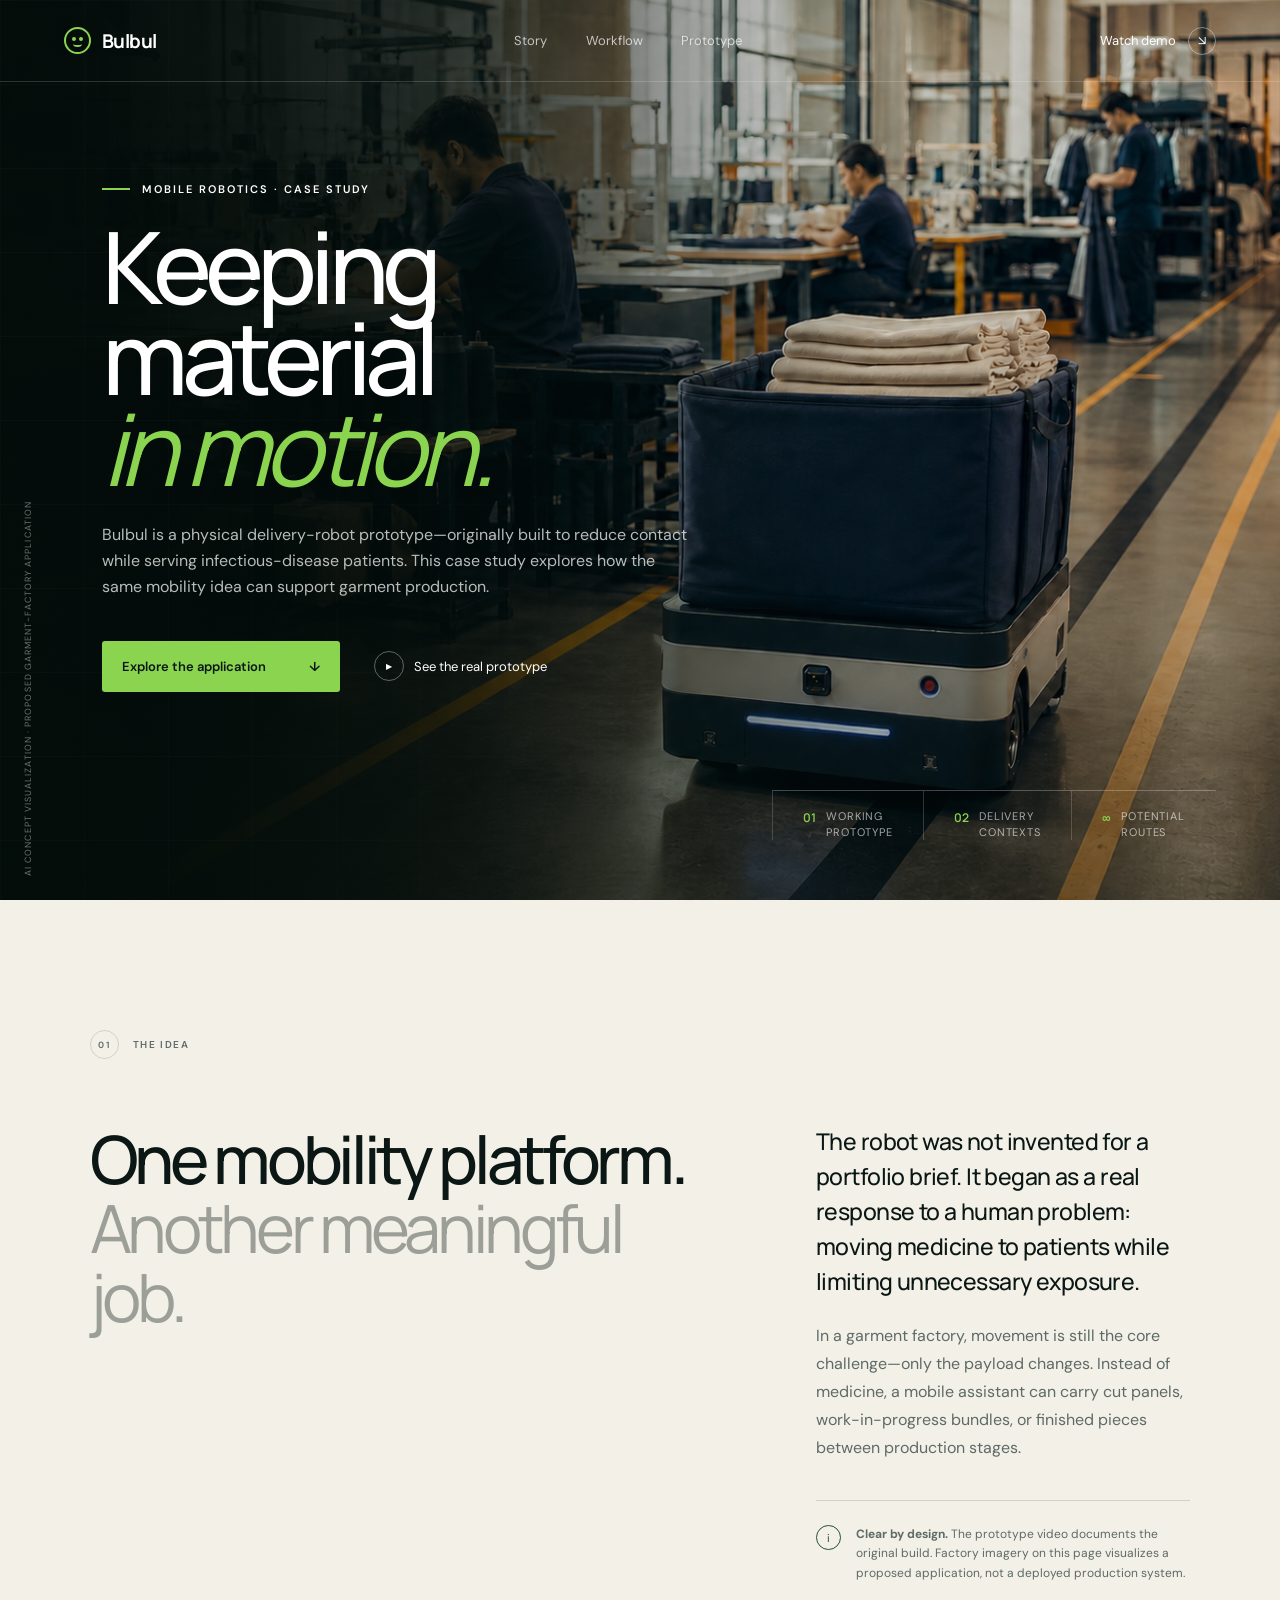
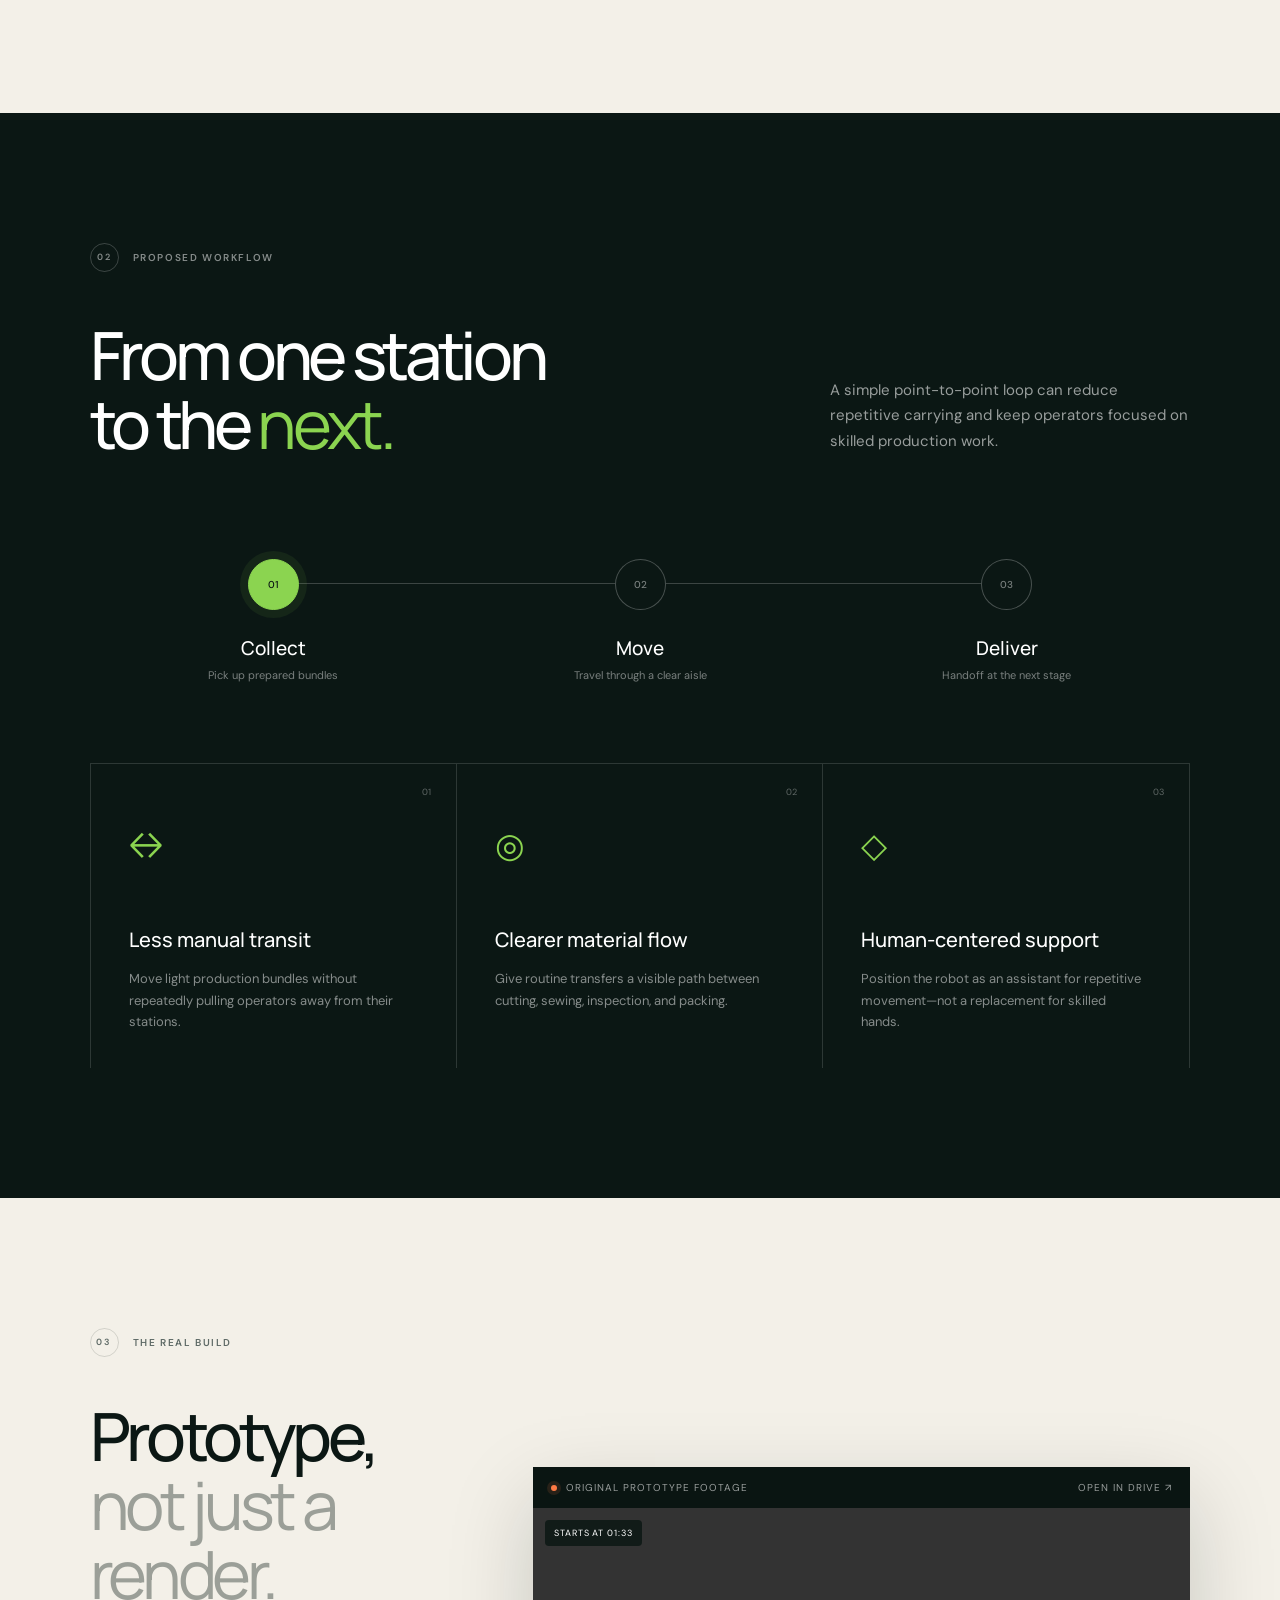
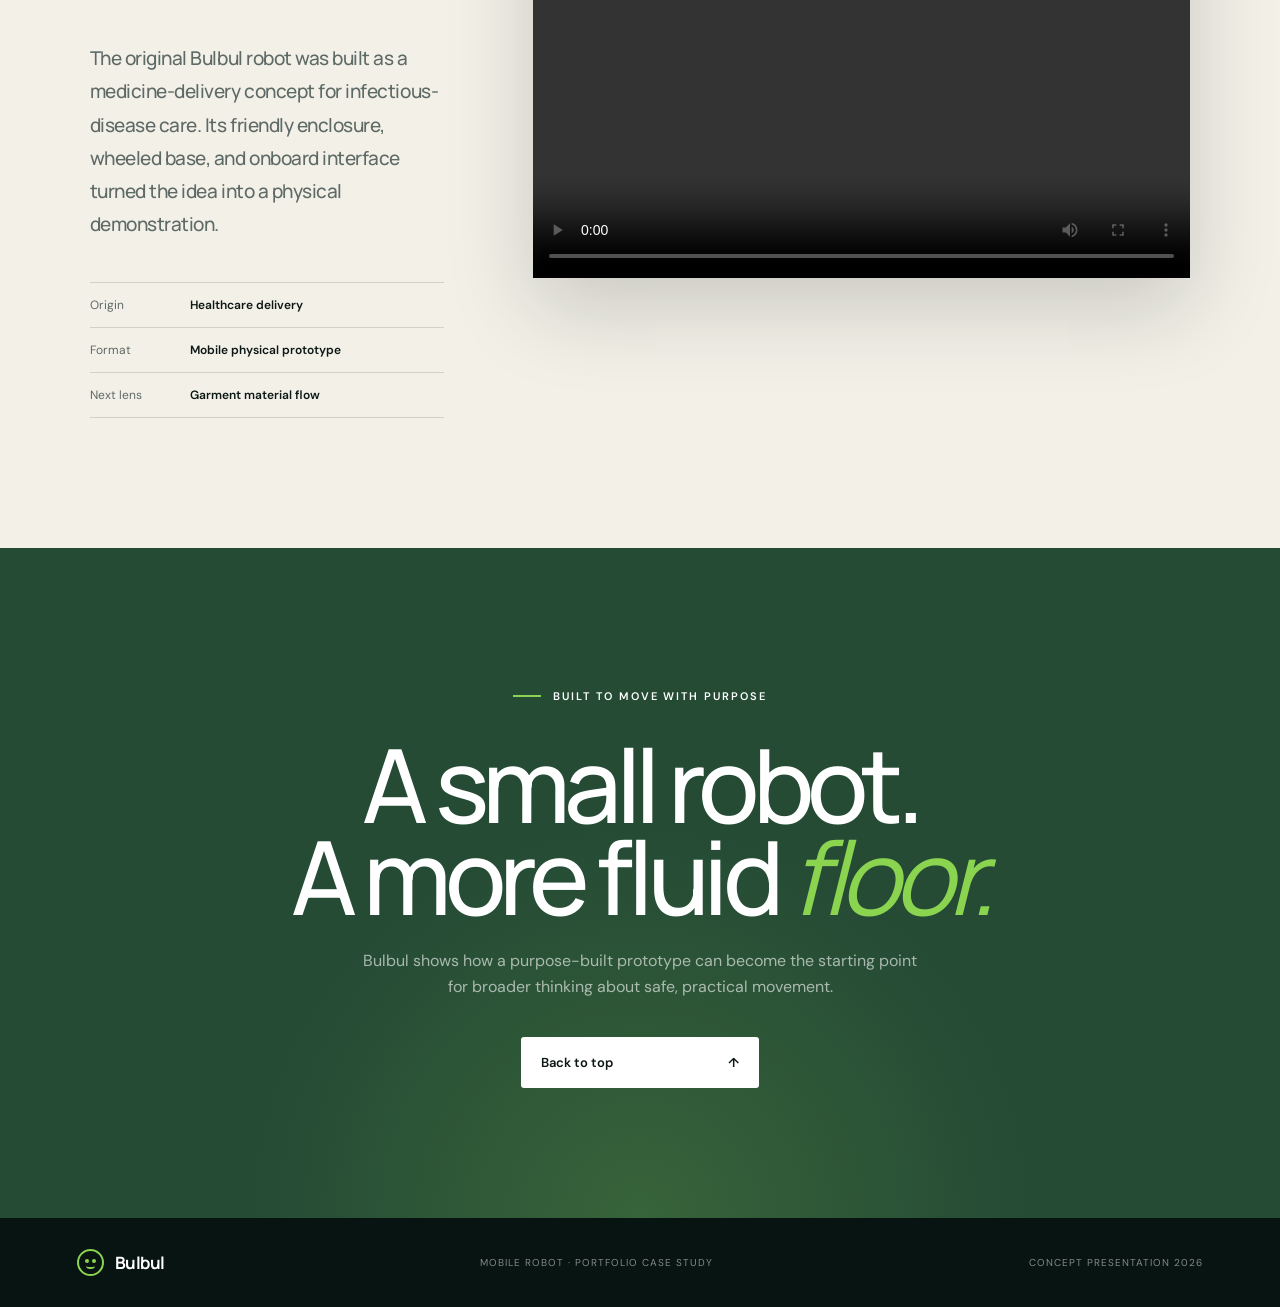
<file: Jade Textile/Bulbul robot/index.html>
<!doctype html>
<html lang="en">
  <head>
    <meta charset="UTF-8" />
    <meta name="viewport" content="width=device-width, initial-scale=1.0" />
    <meta name="description" content="Bulbul is a working mobile robot prototype, reimagined as a material-flow assistant for garment production." />
    <meta name="theme-color" content="#071411" />
    <title>Bulbul — Mobile Robot Case Study</title>
    <link rel="icon" href="assets/favicon.svg" type="image/svg+xml" />
    <link rel="preconnect" href="https://fonts.googleapis.com" />
    <link rel="preconnect" href="https://fonts.gstatic.com" crossorigin />
    <link href="https://fonts.googleapis.com/css2?family=DM+Sans:wght@400;500;600&family=Manrope:wght@400;500;600;700&display=swap" rel="stylesheet" />
    <link rel="stylesheet" href="styles.css" />
  </head>
  <body>
    <a class="skip-link" href="#main">Skip to content</a>

    <header class="site-header" data-header>
      <a class="brand" href="#top" aria-label="Bulbul home">
        <span class="brand-mark" aria-hidden="true">
          <span></span><span></span>
        </span>
        <span>Bulbul</span>
      </a>
      <nav aria-label="Main navigation">
        <a href="#story">Story</a>
        <a href="#workflow">Workflow</a>
        <a href="#prototype">Prototype</a>
      </nav>
      <a class="header-cta" href="#prototype">Watch demo <span aria-hidden="true">↘</span></a>
    </header>

    <main id="main">
      <section class="hero" id="top" aria-labelledby="hero-title">
        <img class="hero-media" src="assets/garment-factory-concept-v3.png" alt="Concept visualization of a compact mobile robot following a black guide line while male workers make garments inside a factory" />
        <div class="hero-shade"></div>
        <div class="hero-grid" aria-hidden="true"></div>
        <div class="hero-content reveal">
          <p class="eyebrow"><span></span> Mobile robotics · Case study</p>
          <h1 id="hero-title">Keeping material<br /><em>in motion.</em></h1>
          <p class="hero-copy">Bulbul is a physical delivery-robot prototype—originally built to reduce contact while serving infectious-disease patients. This case study explores how the same mobility idea can support garment production.</p>
          <div class="hero-actions">
            <a class="button button-primary" href="#workflow">Explore the application <span aria-hidden="true">↓</span></a>
            <a class="text-link" href="#prototype"><span class="play">▶</span> See the real prototype</a>
          </div>
        </div>
        <div class="hero-meta reveal" aria-label="Project summary">
          <div><span>01</span><p>Working<br />prototype</p></div>
          <div><span>02</span><p>Delivery<br />contexts</p></div>
          <div><span>∞</span><p>Potential<br />routes</p></div>
        </div>
        <p class="concept-label">AI concept visualization · Proposed garment-factory application</p>
      </section>

      <section class="story section" id="story" aria-labelledby="story-title">
        <div class="section-kicker reveal"><span>01</span> The idea</div>
        <div class="story-layout">
          <h2 class="display-title reveal" id="story-title">One mobility platform.<br /><span>Another meaningful job.</span></h2>
          <div class="story-copy reveal">
            <p class="lead">The robot was not invented for a portfolio brief. It began as a real response to a human problem: moving medicine to patients while limiting unnecessary exposure.</p>
            <p>In a garment factory, movement is still the core challenge—only the payload changes. Instead of medicine, a mobile assistant can carry cut panels, work-in-progress bundles, or finished pieces between production stages.</p>
            <aside class="truth-note">
              <span class="truth-icon">i</span>
              <p><strong>Clear by design.</strong> The prototype video documents the original build. Factory imagery on this page visualizes a proposed application, not a deployed production system.</p>
            </aside>
          </div>
        </div>
      </section>

      <section class="workflow section" id="workflow" aria-labelledby="workflow-title">
        <div class="workflow-heading">
          <div>
            <div class="section-kicker light reveal"><span>02</span> Proposed workflow</div>
            <h2 class="display-title light reveal" id="workflow-title">From one station<br />to the <span>next.</span></h2>
          </div>
          <p class="workflow-intro reveal">A simple point-to-point loop can reduce repetitive carrying and keep operators focused on skilled production work.</p>
        </div>

        <div class="route-card reveal" data-route>
          <div class="route-track" aria-hidden="true"><span class="route-progress"></span></div>
          <button class="station is-active" data-station="0" type="button">
            <span class="station-dot"><b>01</b></span>
            <span class="station-text"><strong>Collect</strong><small>Pick up prepared bundles</small></span>
          </button>
          <button class="station" data-station="1" type="button">
            <span class="station-dot"><b>02</b></span>
            <span class="station-text"><strong>Move</strong><small>Travel through a clear aisle</small></span>
          </button>
          <button class="station" data-station="2" type="button">
            <span class="station-dot"><b>03</b></span>
            <span class="station-text"><strong>Deliver</strong><small>Handoff at the next stage</small></span>
          </button>
        </div>

        <div class="benefit-grid">
          <article class="benefit reveal">
            <span class="benefit-number">01</span>
            <div class="benefit-icon" aria-hidden="true">↔</div>
            <h3>Less manual transit</h3>
            <p>Move light production bundles without repeatedly pulling operators away from their stations.</p>
          </article>
          <article class="benefit reveal">
            <span class="benefit-number">02</span>
            <div class="benefit-icon" aria-hidden="true">◎</div>
            <h3>Clearer material flow</h3>
            <p>Give routine transfers a visible path between cutting, sewing, inspection, and packing.</p>
          </article>
          <article class="benefit reveal">
            <span class="benefit-number">03</span>
            <div class="benefit-icon" aria-hidden="true">◇</div>
            <h3>Human-centered support</h3>
            <p>Position the robot as an assistant for repetitive movement—not a replacement for skilled hands.</p>
          </article>
        </div>
      </section>

      <section class="prototype section" id="prototype" aria-labelledby="prototype-title">
        <div class="prototype-copy">
          <div class="section-kicker reveal"><span>03</span> The real build</div>
          <h2 class="display-title reveal" id="prototype-title">Prototype,<br /><span>not just a render.</span></h2>
          <p class="lead reveal">The original Bulbul robot was built as a medicine-delivery concept for infectious-disease care. Its friendly enclosure, wheeled base, and onboard interface turned the idea into a physical demonstration.</p>
          <dl class="prototype-facts reveal">
            <div><dt>Origin</dt><dd>Healthcare delivery</dd></div>
            <div><dt>Format</dt><dd>Mobile physical prototype</dd></div>
            <div><dt>Next lens</dt><dd>Garment material flow</dd></div>
          </dl>
        </div>
        <div class="video-shell reveal">
          <div class="video-topbar">
            <span><i></i> Original prototype footage</span>
            <a href="https://drive.google.com/file/d/131ypzpBTqNyrmotlVEre_xoAnwiz0Ssx/view?usp=sharing" target="_blank" rel="noopener">Open in Drive ↗</a>
          </div>
          <div class="video-frame">
            <video controls preload="metadata" data-start-time="93" aria-label="Bulbul robot prototype demonstration, starting at one minute and thirty-three seconds">
              <source src="https://drive.google.com/uc?export=download&amp;id=131ypzpBTqNyrmotlVEre_xoAnwiz0Ssx#t=93" />
              Your browser cannot play this video. Use the “Open in Drive” link above.
            </video>
            <span class="video-start-badge">Starts at 01:33</span>
          </div>
        </div>
      </section>

      <section class="closing section" aria-labelledby="closing-title">
        <p class="eyebrow reveal"><span></span> Built to move with purpose</p>
        <h2 class="reveal" id="closing-title">A small robot.<br />A more fluid <em>floor.</em></h2>
        <p class="reveal">Bulbul shows how a purpose-built prototype can become the starting point for broader thinking about safe, practical movement.</p>
        <a class="button button-light reveal" href="#top">Back to top <span aria-hidden="true">↑</span></a>
      </section>
    </main>

    <footer>
      <a class="brand" href="#top"><span class="brand-mark" aria-hidden="true"><span></span><span></span></span><span>Bulbul</span></a>
      <p>Mobile robot · Portfolio case study</p>
      <p>Concept presentation <span data-year></span></p>
    </footer>

    <script src="script.js"></script>
  </body>
</html>
</file>
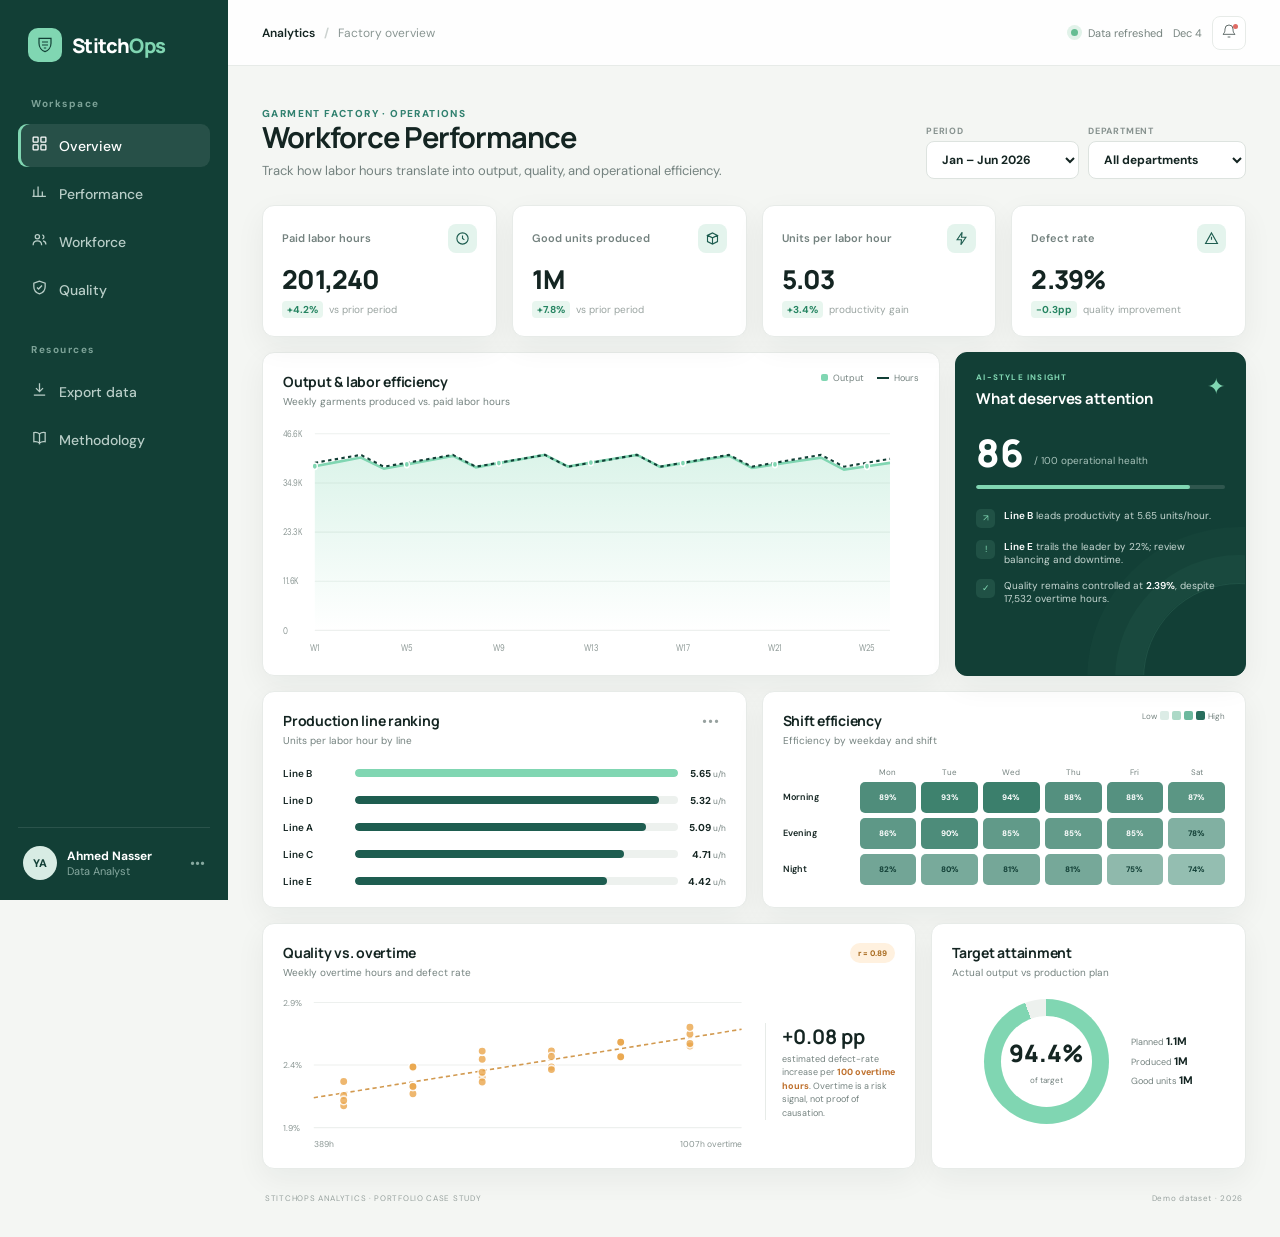
<file: Jade Textile/Dashboard/index.html>
<!doctype html>
<html lang="en">

<head>
    <meta charset="UTF-8" />
    <meta name="viewport" content="width=device-width, initial-scale=1.0" />
    <meta name="description" content="StitchOps garment factory workforce and production analytics dashboard." />
    <title>StitchOps — Workforce Analytics</title>
    <link rel="preconnect" href="https://fonts.googleapis.com" />
    <link rel="preconnect" href="https://fonts.gstatic.com" crossorigin />
    <link href="https://fonts.googleapis.com/css2?family=DM+Sans:wght@400;500;600;700&family=Manrope:wght@600;700;800&display=swap" rel="stylesheet" />
    <link rel="stylesheet" href="styles.css" />
</head>

<body>
    <div class="app-shell">
        <aside class="sidebar">
            <a class="brand" href="#" aria-label="StitchOps dashboard home">
                <span class="brand-mark" aria-hidden="true">
            <svg viewBox="0 0 40 40"><path d="M10 9h20v8c0 7-4.5 12.5-10 14-5.5-1.5-10-7-10-14V9Z"/><path d="M15 15h10M15 20h10M18 25h4"/></svg>
          </span>
                <span>Stitch<span>Ops</span></span>
            </a>

            <nav class="nav-list" aria-label="Primary navigation">
                <p class="nav-label">Workspace</p>
                <a class="nav-item active" href="#overview"><span data-icon="grid"></span>Overview</a>
                <a class="nav-item" href="#performance"><span data-icon="chart"></span>Performance</a>
                <a class="nav-item" href="#workforce"><span data-icon="users"></span>Workforce</a>
                <a class="nav-item" href="#quality"><span data-icon="shield"></span>Quality</a>
                <p class="nav-label spaced">Resources</p>
                <button class="nav-item nav-button" id="downloadCsv"><span data-icon="download"></span>Export data</button>
                <button class="nav-item nav-button" id="methodologyBtn"><span data-icon="book"></span>Methodology</button>
            </nav>

            <div class="sidebar-foot">
                <div class="analyst-card">
                    <div class="avatar">YA</div>
                    <div><strong>Ahmed Nasser</strong><span>Data Analyst</span></div>
                    <span class="dots">•••</span>
                </div>
            </div>
        </aside>

        <main class="main-content">
            <header class="topbar">
                <button class="mobile-menu" aria-label="Open navigation" id="menuBtn">☰</button>
                <div class="breadcrumb"><span>Analytics</span><b>/</b>Factory overview</div>
                <div class="header-actions">
                    <div class="data-status"><i></i> Data refreshed <span id="refreshDate">today</span></div>
                    <button class="icon-btn" aria-label="Notifications"><span data-icon="bell"></span><i></i></button>
                </div>
            </header>

            <section class="page" id="overview">
                <div class="page-heading">
                    <div>
                        <p class="eyebrow">GARMENT FACTORY · OPERATIONS</p>
                        <h1>Workforce Performance</h1>
                        <p>Track how labor hours translate into output, quality, and operational efficiency.</p>
                    </div>
                    <div class="filters">
                        <label><span>Period</span><select id="monthFilter"><option value="all">Jan – Jun 2026</option></select></label>
                        <label><span>Department</span><select id="departmentFilter"><option value="all">All departments</option><option>Sewing</option><option>Cutting</option><option>Finishing</option><option>Packing</option></select></label>
                    </div>
                </div>

                <div class="kpi-grid" id="kpiGrid"></div>

                <div class="dashboard-grid primary-grid" id="performance">
                    <article class="card wide-card">
                        <div class="card-head">
                            <div>
                                <h2>Output & labor efficiency</h2>
                                <p>Weekly garments produced vs. paid labor hours</p>
                            </div>
                            <div class="legend"><span><i class="dot mint"></i>Output</span><span><i class="line-key"></i>Hours</span></div>
                        </div>
                        <div class="chart-wrap" id="trendChart" aria-label="Output and labor hours trend chart"></div>
                    </article>

                    <article class="card insight-card">
                        <div class="card-head">
                            <div><span class="insight-label">AI-STYLE INSIGHT</span>
                                <h2>What deserves attention</h2>
                            </div><span class="spark-icon">✦</span></div>
                        <div id="insightContent"></div>
                    </article>
                </div>

                <div class="dashboard-grid secondary-grid" id="workforce">
                    <article class="card">
                        <div class="card-head">
                            <div>
                                <h2>Production line ranking</h2>
                                <p>Units per labor hour by line</p>
                            </div><button class="more">•••</button></div>
                        <div class="bar-chart" id="lineChart"></div>
                    </article>

                    <article class="card">
                        <div class="card-head">
                            <div>
                                <h2>Shift efficiency</h2>
                                <p>Efficiency by weekday and shift</p>
                            </div>
                            <div class="heat-legend"><span>Low</span><i></i><i></i><i></i><i></i><span>High</span></div>
                        </div>
                        <div id="heatmap"></div>
                    </article>
                </div>

                <div class="dashboard-grid tertiary-grid" id="quality">
                    <article class="card quality-card">
                        <div class="card-head">
                            <div>
                                <h2>Quality vs. overtime</h2>
                                <p>Weekly overtime hours and defect rate</p>
                            </div><span class="correlation" id="correlationBadge">Correlation</span></div>
                        <div class="scatter-layout">
                            <div id="scatterChart" class="scatter-chart"></div>
                            <div class="mini-callout" id="qualityCallout"></div>
                        </div>
                    </article>
                    <article class="card target-card">
                        <div class="card-head">
                            <div>
                                <h2>Target attainment</h2>
                                <p>Actual output vs production plan</p>
                            </div>
                        </div>
                        <div class="gauge-layout">
                            <div class="gauge" id="targetGauge">
                                <div><strong id="targetPct">0%</strong><span>of target</span></div>
                            </div>
                            <div class="target-detail" id="targetDetail"></div>
                        </div>
                    </article>
                </div>

                <footer><span>STITCHOPS ANALYTICS · PORTFOLIO CASE STUDY</span><span>Demo dataset · 2026</span></footer>
            </section>
        </main>
    </div>

    <div class="modal-backdrop" id="methodologyModal" hidden>
        <section class="modal" role="dialog" aria-modal="true" aria-labelledby="modalTitle">
            <button class="modal-close" id="modalClose" aria-label="Close">×</button>
            <p class="eyebrow">ANALYTICAL FRAMEWORK</p>
            <h2 id="modalTitle">How the metrics are calculated</h2>
            <div class="formula-list">
                <div><b>Labor productivity</b><code>Total good units ÷ total paid hours</code></div>
                <div><b>Workforce efficiency</b><code>Standard earned hours ÷ paid hours × 100</code></div>
                <div><b>Defect rate</b><code>Rejected units ÷ total produced units × 100</code></div>
                <div><b>Target attainment</b><code>Actual good units ÷ planned units × 100</code></div>
            </div>
            <p class="modal-note">This dashboard uses a deterministic synthetic dataset modeled on a medium-sized garment factory. It is designed for portfolio demonstration and contains no confidential company data.</p>
        </section>
    </div>
    <script src="app.js"></script>
</body>

</html>
</file>
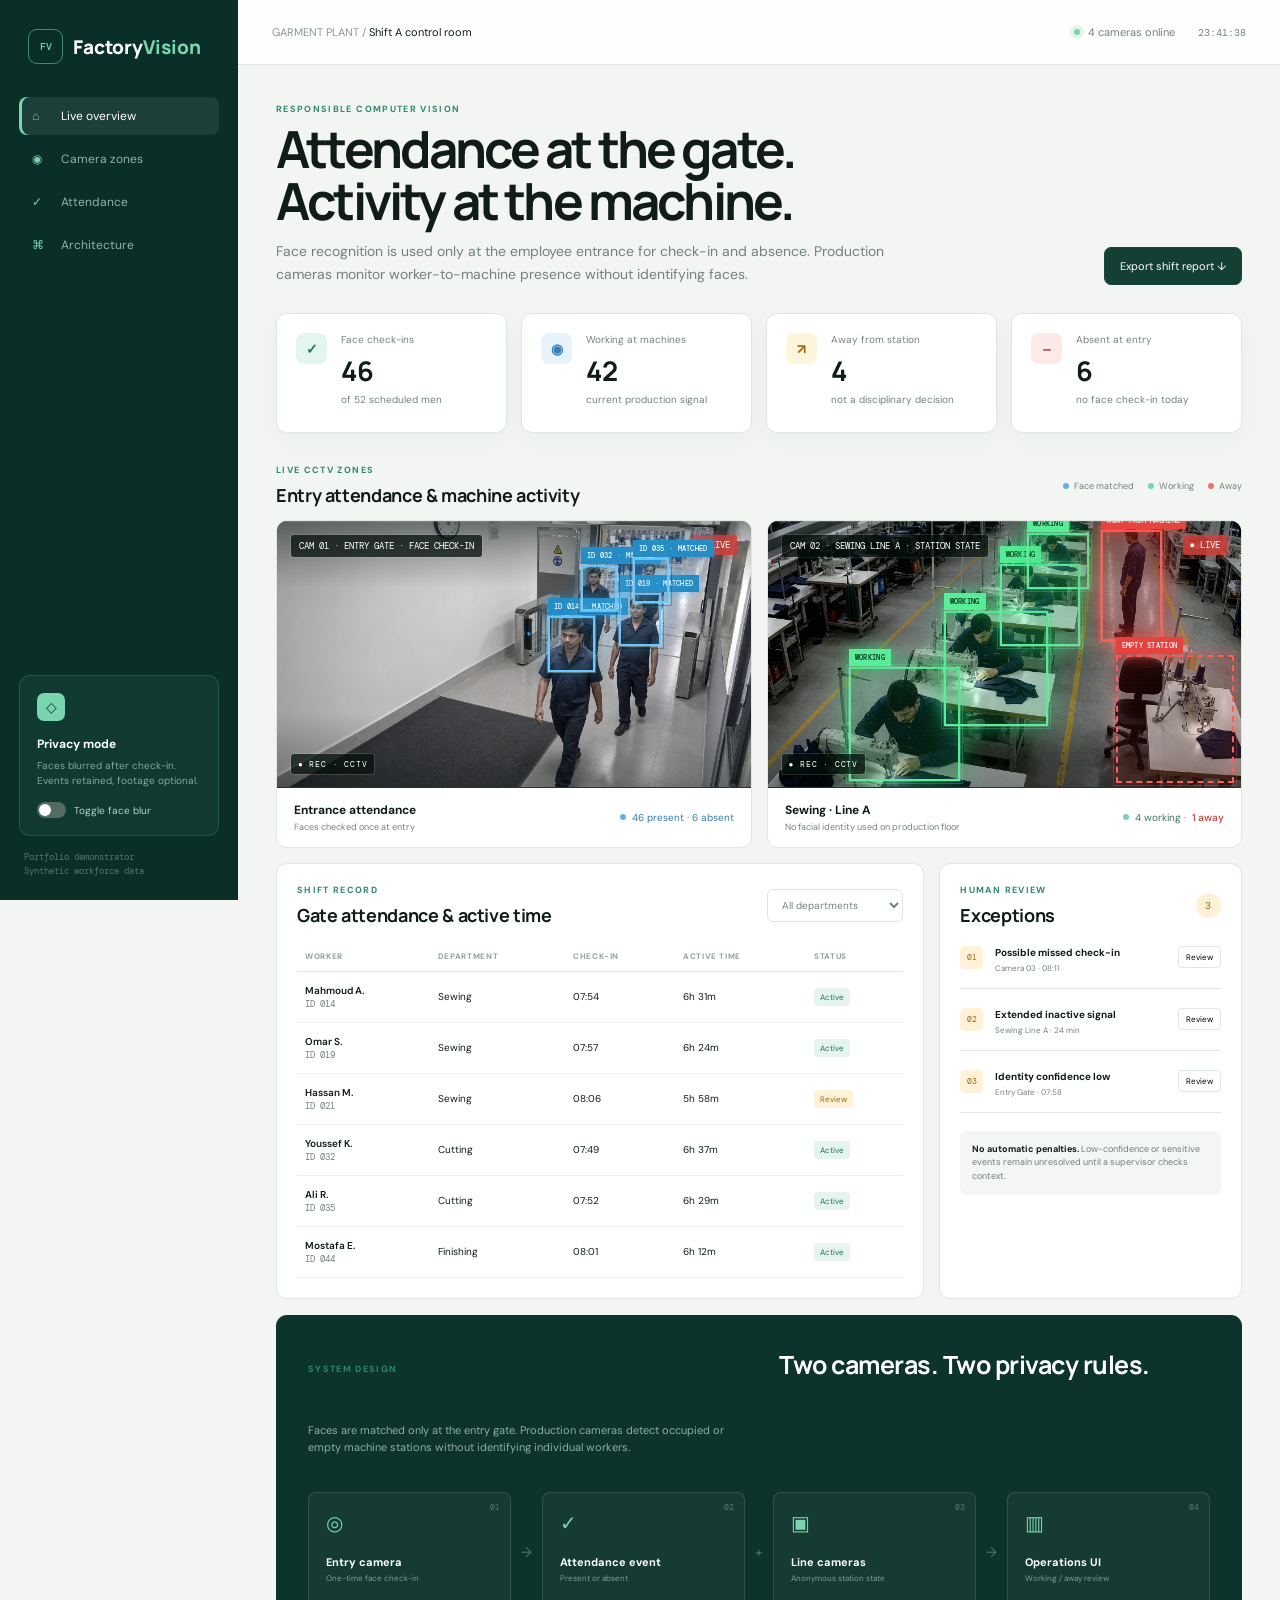
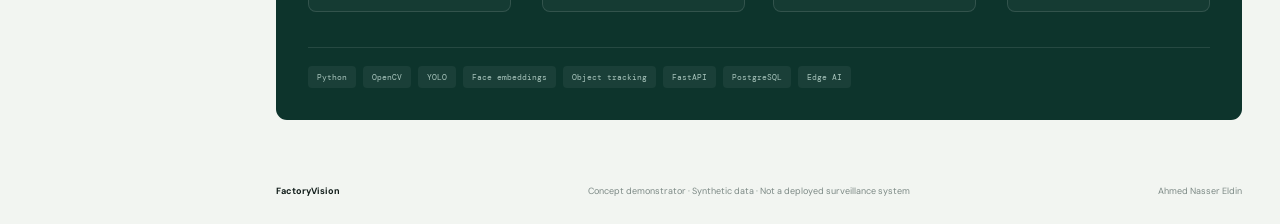
<file: Jade Textile/FactoryVision/index.html>
<!doctype html>
<html lang="en">
<head>
  <meta charset="UTF-8" />
  <meta name="viewport" content="width=device-width, initial-scale=1.0" />
  <meta name="description" content="FactoryVision is a responsible computer-vision concept for attendance and active-time analytics in garment factories." />
  <meta name="theme-color" content="#08110f" />
  <title>FactoryVision — Responsible Workforce Vision</title>
  <link rel="preconnect" href="https://fonts.googleapis.com" />
  <link rel="preconnect" href="https://fonts.gstatic.com" crossorigin />
  <link href="https://fonts.googleapis.com/css2?family=DM+Mono:wght@400;500&family=DM+Sans:wght@400;500;600;700&family=Manrope:wght@600;700;800&display=swap" rel="stylesheet" />
  <link rel="stylesheet" href="styles.css" />
</head>
<body>
  <aside class="sidebar" data-sidebar>
    <a class="brand" href="#overview"><span class="brand-icon">FV</span><span>Factory<span>Vision</span></span></a>
    <nav>
      <a class="active" href="#overview"><i>⌂</i> Live overview</a>
      <a href="#cameras"><i>◉</i> Camera zones</a>
      <a href="#attendance"><i>✓</i> Attendance</a>
      <a href="#architecture"><i>⌘</i> Architecture</a>
    </nav>
    <div class="privacy-card">
      <span class="shield">◇</span>
      <strong>Privacy mode</strong>
      <p>Faces blurred after check-in. Events retained, footage optional.</p>
      <label class="switch"><input type="checkbox" data-privacy /><span></span> Toggle face blur</label>
    </div>
    <p class="demo-label">Portfolio demonstrator<br />Synthetic workforce data</p>
  </aside>

  <main>
    <header class="topbar">
      <button class="menu" data-menu aria-label="Toggle menu">☰</button>
      <div><span class="crumb">GARMENT PLANT /</span> Shift A control room</div>
      <div class="system-status"><i></i> 4 cameras online <span data-clock>08:42:16</span></div>
    </header>

    <section class="dashboard" id="overview">
      <div class="page-title">
        <div>
          <p class="eyebrow">RESPONSIBLE COMPUTER VISION</p>
          <h1>Attendance at the gate.<br />Activity at the machine.</h1>
          <p>Face recognition is used only at the employee entrance for check-in and absence. Production cameras monitor worker-to-machine presence without identifying faces.</p>
        </div>
        <button class="export" data-export>Export shift report ↓</button>
      </div>

      <div class="metrics">
        <article><span class="metric-icon mint">✓</span><div><small>Face check-ins</small><strong data-present>46</strong><em>of 52 scheduled men</em></div></article>
        <article><span class="metric-icon blue">◉</span><div><small>Working at machines</small><strong data-active>42</strong><em>current production signal</em></div></article>
        <article><span class="metric-icon amber">↗</span><div><small>Away from station</small><strong data-review>4</strong><em>not a disciplinary decision</em></div></article>
        <article><span class="metric-icon coral">–</span><div><small>Absent at entry</small><strong>6</strong><em>no face check-in today</em></div></article>
      </div>

      <section class="camera-section" id="cameras">
        <div class="section-head"><div><p class="eyebrow">LIVE CCTV ZONES</p><h2>Entry attendance & machine activity</h2></div><div class="legend"><span><i class="blue-dot"></i>Face matched</span><span><i class="green"></i>Working</span><span><i class="red"></i>Away</span></div></div>
        <div class="camera-grid">
          <article class="camera-card" data-camera>
            <div class="feed photo-feed entry-feed">
              <img class="cctv-photo" src="assets/entry-attendance-cctv.png" alt="CCTV view of four male garment workers entering the factory for facial attendance check-in" />
              <span class="feed-tag">CAM 01 · ENTRY GATE · FACE CHECK-IN</span><span class="live">LIVE</span>
              <div class="face-box face-1"><span>ID 014 · MATCHED</span></div>
              <div class="face-box face-2"><span>ID 019 · MATCHED</span></div>
              <div class="face-box face-3"><span>ID 032 · MATCHED</span></div>
              <div class="face-box face-4"><span>ID 035 · MATCHED</span></div>
              <div class="scanline"></div>
            </div>
            <footer><div><strong>Entrance attendance</strong><span>Faces checked once at entry</span></div><p class="attendance-result"><i></i> 46 present · 6 absent</p></footer>
          </article>
          <article class="camera-card" data-camera>
            <div class="feed photo-feed activity-feed">
              <img class="cctv-photo" src="assets/sewing-activity-cctv.png" alt="CCTV view of male garment workers at sewing machines with one worker standing away from his station" />
              <span class="feed-tag">CAM 02 · SEWING LINE A · STATION STATE</span><span class="live">LIVE</span>
              <div class="activity-box working work-1"><span>WORKING</span></div>
              <div class="activity-box working work-2"><span>WORKING</span></div>
              <div class="activity-box working work-3"><span>WORKING</span></div>
              <div class="activity-box working work-4"><span>WORKING</span></div>
              <div class="activity-box away away-worker"><span>AWAY FROM MACHINE</span></div>
              <div class="empty-station"><span>EMPTY STATION</span></div>
              <div class="scanline"></div>
            </div>
            <footer><div><strong>Sewing · Line A</strong><span>No facial identity used on production floor</span></div><p><i></i> 4 working · <b>1 away</b></p></footer>
          </article>
        </div>
      </section>

      <div class="lower-grid" id="attendance">
        <section class="panel attendance-panel">
          <div class="panel-head"><div><p class="eyebrow">SHIFT RECORD</p><h2>Gate attendance & active time</h2></div><select data-department aria-label="Filter department"><option value="all">All departments</option><option>Sewing</option><option>Cutting</option><option>Finishing</option></select></div>
          <div class="table-wrap"><table><thead><tr><th>Worker</th><th>Department</th><th>Check-in</th><th>Active time</th><th>Status</th></tr></thead><tbody data-workers></tbody></table></div>
        </section>
        <aside class="panel review-panel">
          <div class="panel-head"><div><p class="eyebrow">HUMAN REVIEW</p><h2>Exceptions</h2></div><span class="count">3</span></div>
          <div class="review-item"><span>01</span><div><strong>Possible missed check-in</strong><p>Camera 03 · 08:11</p></div><button>Review</button></div>
          <div class="review-item"><span>02</span><div><strong>Extended inactive signal</strong><p>Sewing Line A · 24 min</p></div><button>Review</button></div>
          <div class="review-item"><span>03</span><div><strong>Identity confidence low</strong><p>Entry Gate · 07:58</p></div><button>Review</button></div>
          <p class="policy"><strong>No automatic penalties.</strong> Low-confidence or sensitive events remain unresolved until a supervisor checks context.</p>
        </aside>
      </div>

      <section class="architecture" id="architecture">
        <div><p class="eyebrow">SYSTEM DESIGN</p><h2>Two cameras. Two privacy rules.</h2><p>Faces are matched only at the entry gate. Production cameras detect occupied or empty machine stations without identifying individual workers.</p></div>
        <div class="pipeline">
          <article><span>01</span><i>◎</i><strong>Entry camera</strong><small>One-time face check-in</small></article><b>→</b>
          <article><span>02</span><i>✓</i><strong>Attendance event</strong><small>Present or absent</small></article><b>+</b>
          <article><span>03</span><i>▣</i><strong>Line cameras</strong><small>Anonymous station state</small></article><b>→</b>
          <article><span>04</span><i>▥</i><strong>Operations UI</strong><small>Working / away review</small></article>
        </div>
        <div class="tech-row"><span>Python</span><span>OpenCV</span><span>YOLO</span><span>Face embeddings</span><span>Object tracking</span><span>FastAPI</span><span>PostgreSQL</span><span>Edge AI</span></div>
      </section>
    </section>
    <footer><strong>FactoryVision</strong><span>Concept demonstrator · Synthetic data · Not a deployed surveillance system</span><span>Ahmed Nasser Eldin</span></footer>
  </main>
  <script src="app.js"></script>
</body>
</html>
</file>
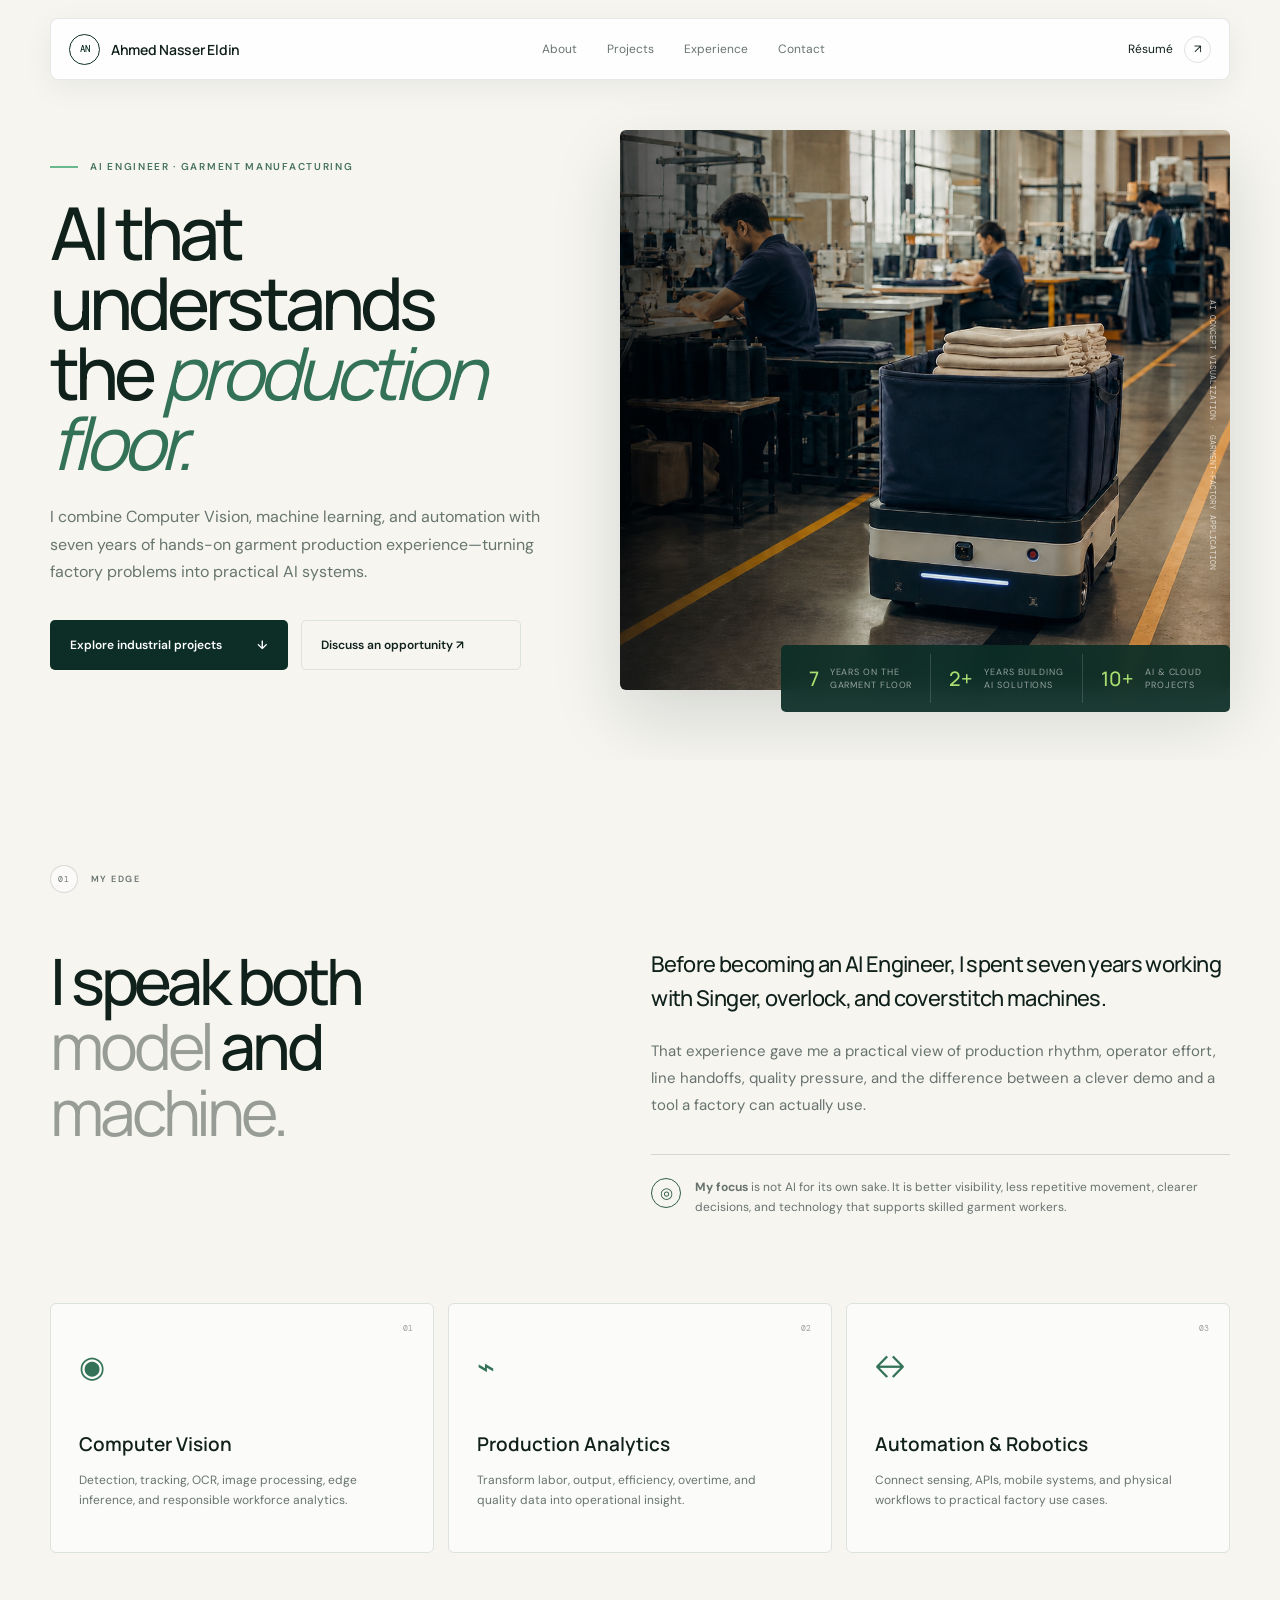
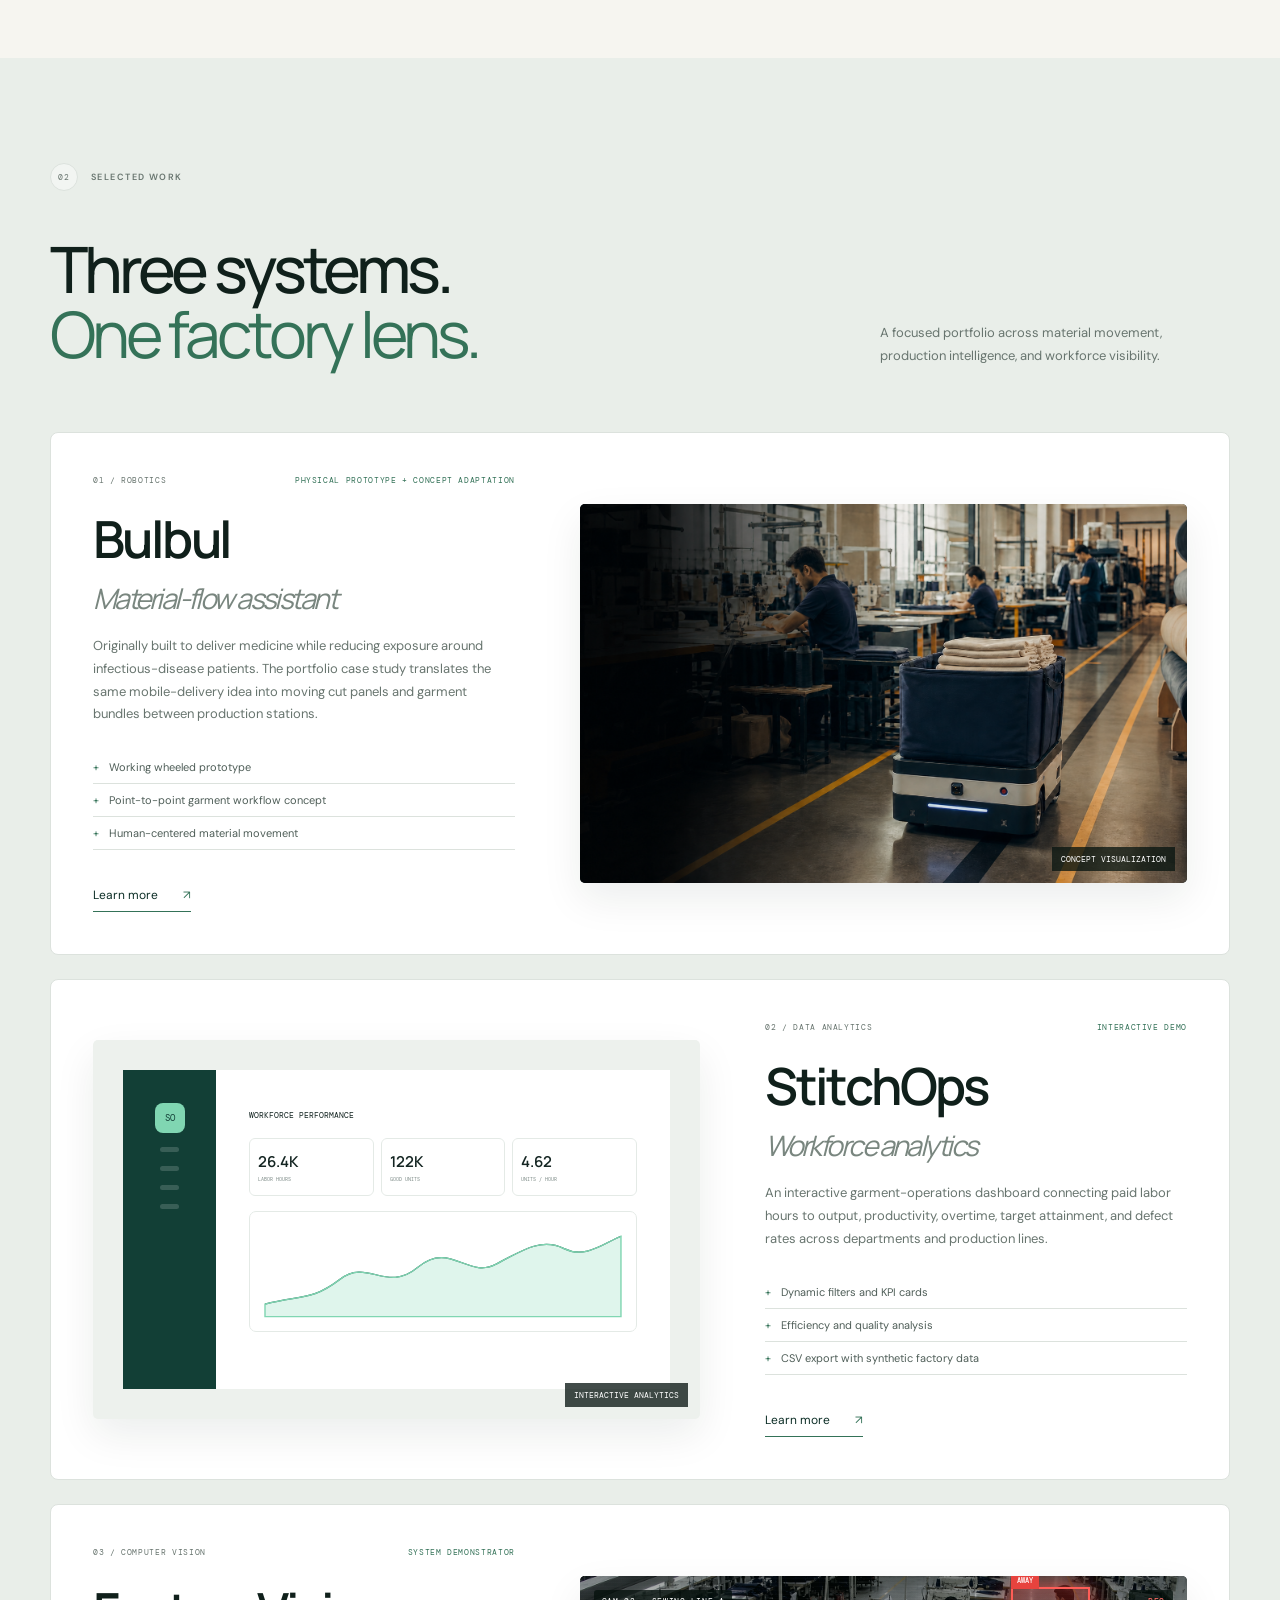
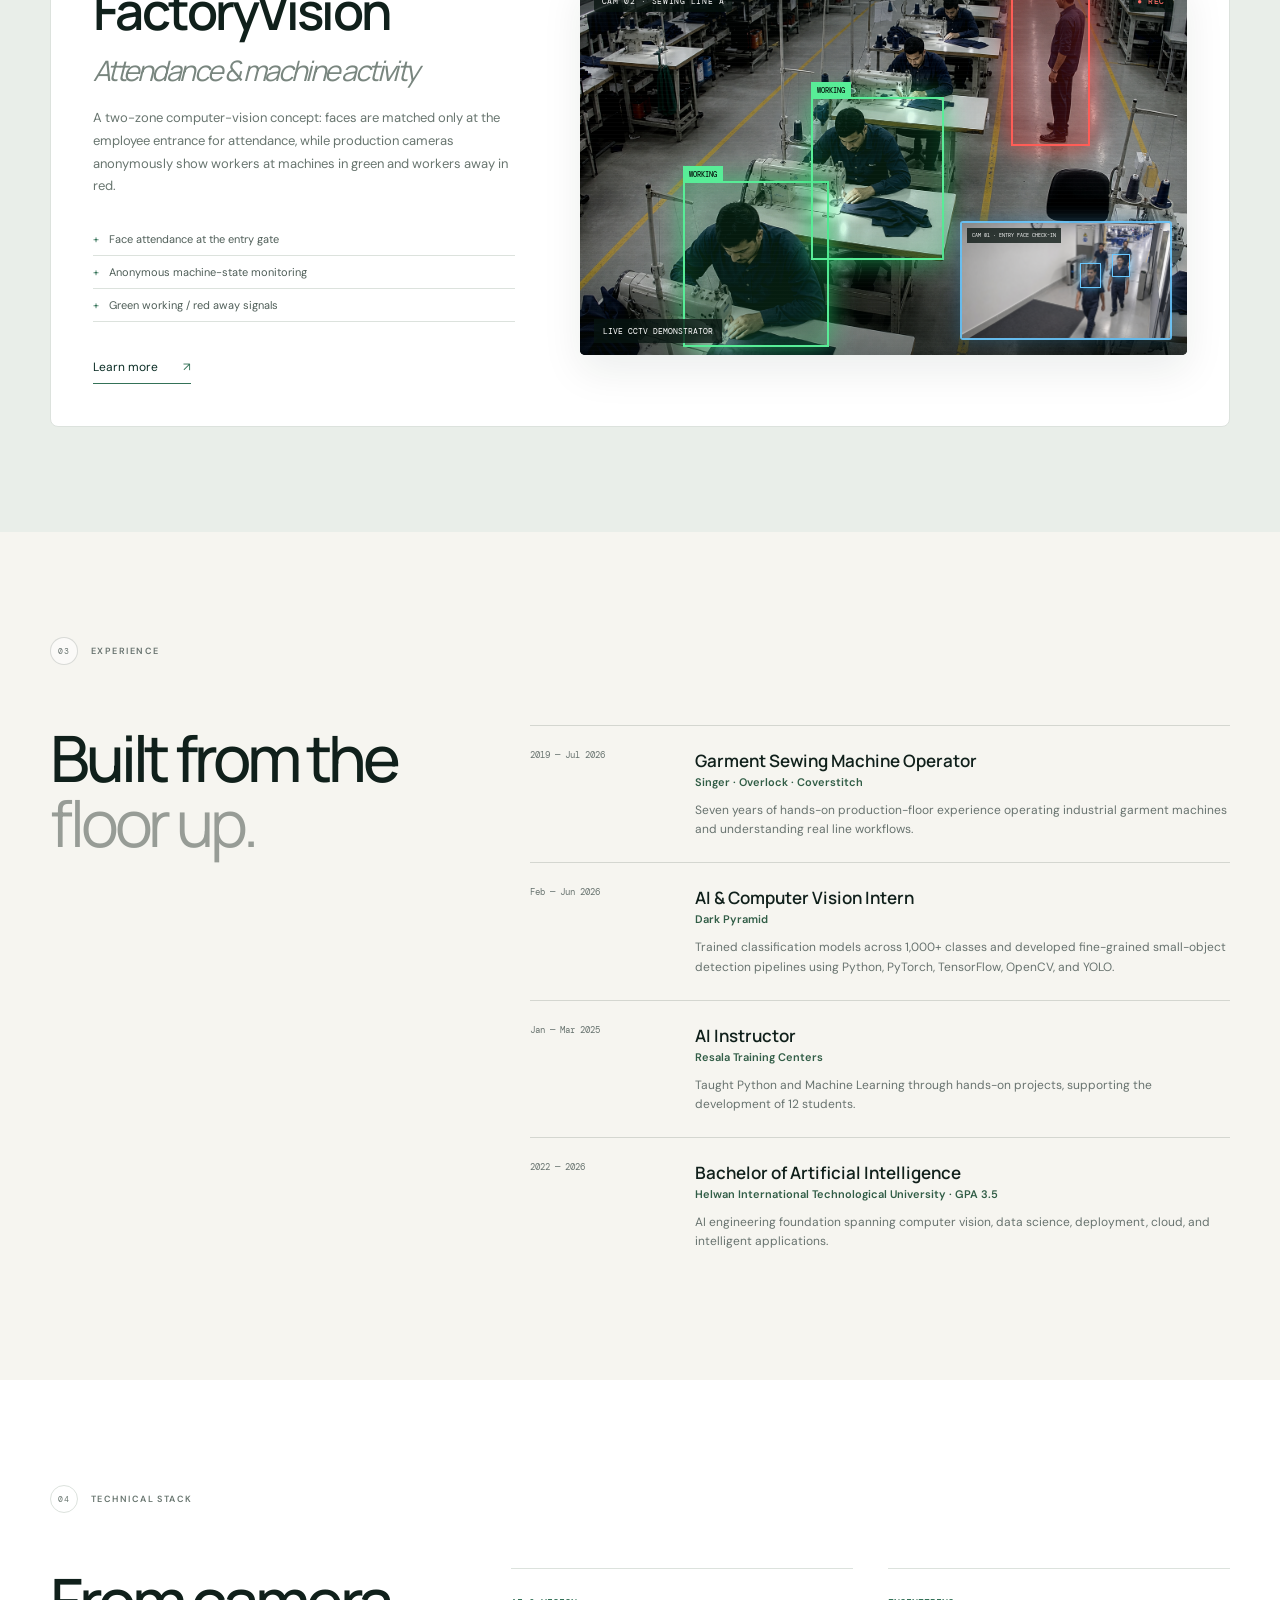
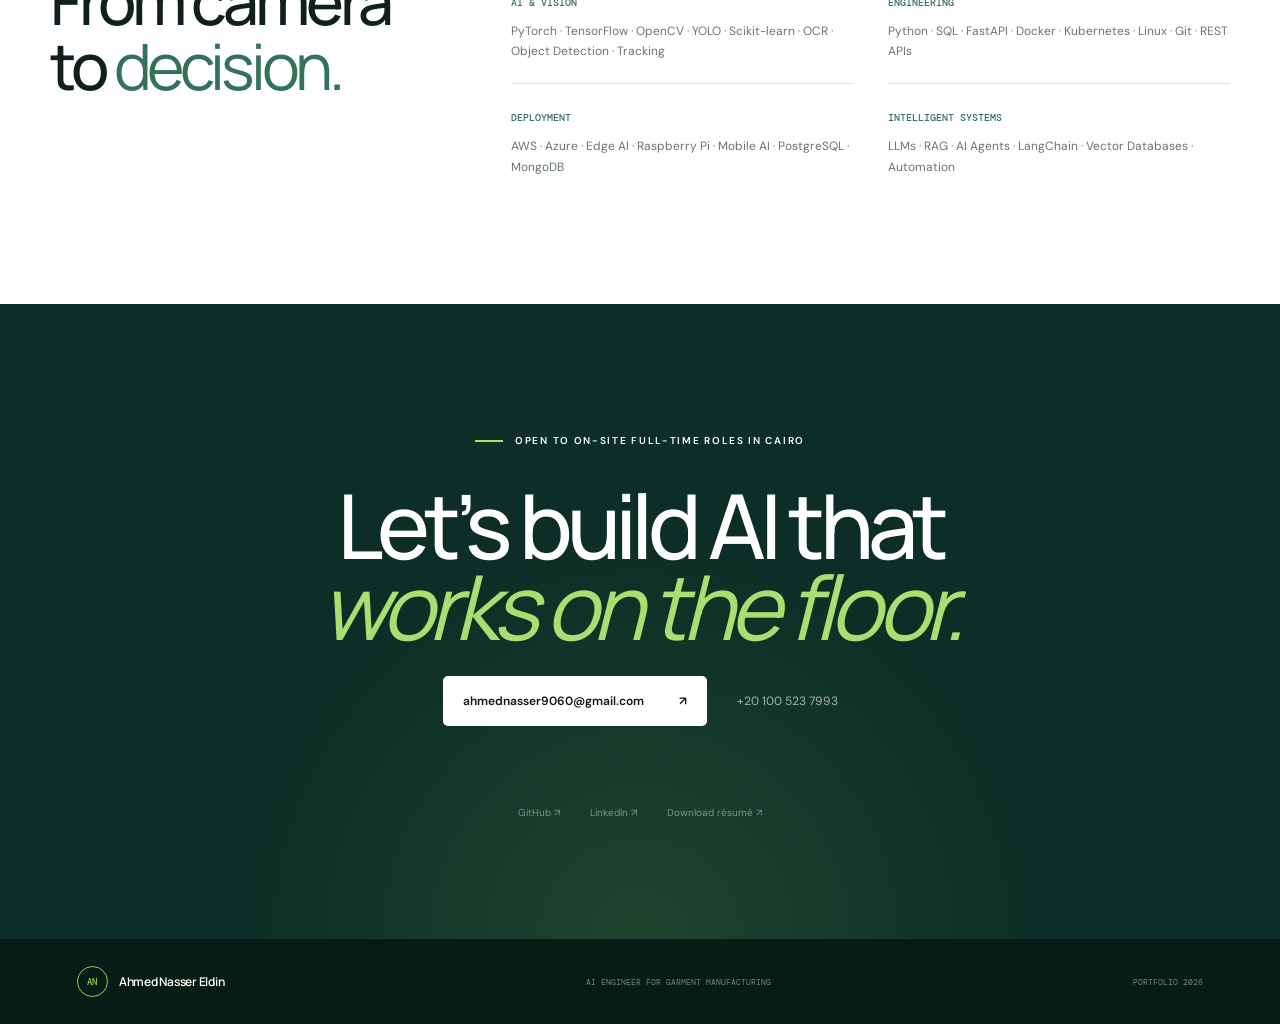
<file: Jade Textile/Portfolio/index.html>
<!doctype html>
<html lang="en">
<head>
  <meta charset="UTF-8" />
  <meta name="viewport" content="width=device-width, initial-scale=1.0" />
  <meta name="description" content="Ahmed Nasser Eldin — AI Engineer combining computer vision, analytics, and seven years of garment production-floor experience." />
  <meta name="theme-color" content="#081512" />
  <title>Ahmed Nasser Eldin — AI for Garment Manufacturing</title>
  <link rel="icon" href="assets/favicon.svg" type="image/svg+xml" />
  <link rel="preconnect" href="https://fonts.googleapis.com" />
  <link rel="preconnect" href="https://fonts.gstatic.com" crossorigin />
  <link href="https://fonts.googleapis.com/css2?family=DM+Mono:wght@400;500&family=DM+Sans:wght@400;500;600&family=Manrope:wght@500;600;700&display=swap" rel="stylesheet" />
  <link rel="stylesheet" href="styles.css" />
  <link rel="stylesheet" href="minimal.css" />
</head>
<body>
  <a class="skip" href="#main">Skip to content</a>
  <header data-header>
    <a class="logo" href="#top"><span>AN</span><strong>Ahmed Nasser Eldin</strong></a>
    <nav><a href="#about">About</a><a href="#projects">Projects</a><a href="#experience">Experience</a><a href="#contact">Contact</a></nav>
    <a class="resume-link" href="downloads/Ahmed_Nasser_Eldin_Garment_AI_CV.pdf" target="_blank">Résumé <span>↗</span></a>
  </header>

  <main id="main">
    <section class="hero" id="top">
      <img src="assets/garment-ai-hero-v3.png" alt="Concept of a mobile robot following a marked route inside a garment factory staffed by male workers" />
      <div class="hero-overlay"></div><div class="hero-grid"></div>
      <div class="hero-content reveal">
        <p class="kicker"><span></span> AI ENGINEER · GARMENT MANUFACTURING</p>
        <h1>AI that understands<br />the <em>production floor.</em></h1>
        <p>I combine Computer Vision, machine learning, and automation with seven years of hands-on garment production experience—turning factory problems into practical AI systems.</p>
        <div class="hero-actions"><a class="button primary" href="#projects">Explore industrial projects <span>↓</span></a><a class="button ghost" href="mailto:ahmednasser9060@gmail.com">Discuss an opportunity ↗</a></div>
      </div>
      <div class="hero-facts reveal">
        <div><strong>7</strong><span>years on the<br />garment floor</span></div>
        <div><strong>2+</strong><span>years building<br />AI solutions</span></div>
        <div><strong>10+</strong><span>AI & cloud<br />projects</span></div>
      </div>
      <p class="visual-note">AI concept visualization · Garment-factory application</p>
    </section>

    <section class="about section" id="about">
      <div class="section-label reveal"><span>01</span> My edge</div>
      <div class="about-grid">
        <h2 class="title reveal">I speak both<br /><span>model</span> and <span>machine.</span></h2>
        <div class="about-copy reveal">
          <p class="large">Before becoming an AI Engineer, I spent seven years working with Singer, overlock, and coverstitch machines.</p>
          <p>That experience gave me a practical view of production rhythm, operator effort, line handoffs, quality pressure, and the difference between a clever demo and a tool a factory can actually use.</p>
          <div class="principle"><i>◎</i><p><strong>My focus</strong> is not AI for its own sake. It is better visibility, less repetitive movement, clearer decisions, and technology that supports skilled garment workers.</p></div>
        </div>
      </div>
      <div class="capabilities">
        <article class="reveal"><span>01</span><i>◉</i><h3>Computer Vision</h3><p>Detection, tracking, OCR, image processing, edge inference, and responsible workforce analytics.</p></article>
        <article class="reveal"><span>02</span><i>⌁</i><h3>Production Analytics</h3><p>Transform labor, output, efficiency, overtime, and quality data into operational insight.</p></article>
        <article class="reveal"><span>03</span><i>↔</i><h3>Automation & Robotics</h3><p>Connect sensing, APIs, mobile systems, and physical workflows to practical factory use cases.</p></article>
      </div>
    </section>

    <section class="projects section" id="projects">
      <div class="projects-head">
        <div><div class="section-label light reveal"><span>02</span> Selected work</div><h2 class="title light reveal">Three systems.<br /><span>One factory lens.</span></h2></div>
        <p class="reveal">A focused portfolio across material movement, production intelligence, and workforce visibility.</p>
      </div>

      <article class="project project-featured reveal">
        <div class="project-copy">
          <div class="project-top"><span class="project-index">01 / ROBOTICS</span><span class="project-state">PHYSICAL PROTOTYPE + CONCEPT ADAPTATION</span></div>
          <h3>Bulbul<br /><em>Material-flow assistant</em></h3>
          <p>Originally built to deliver medicine while reducing exposure around infectious-disease patients. The portfolio case study translates the same mobile-delivery idea into moving cut panels and garment bundles between production stations.</p>
          <ul><li>Working wheeled prototype</li><li>Point-to-point garment workflow concept</li><li>Human-centered material movement</li></ul>
          <a class="learn" href="projects/bulbul/index.html">Learn more <span>↗</span></a>
        </div>
        <a class="project-visual robot-visual" href="projects/bulbul/index.html" aria-label="Open the Bulbul project">
          <img src="assets/garment-ai-hero-v3.png" alt="Bulbul garment factory application concept" />
          <span class="visual-tag">CONCEPT VISUALIZATION</span>
        </a>
      </article>

      <article class="project project-reverse reveal">
        <a class="project-visual dashboard-visual" href="projects/stitchops/index.html" aria-label="Open the StitchOps project">
          <div class="dash-sidebar"><b>SO</b><i></i><i></i><i></i><i></i></div>
          <div class="dash-content"><span>WORKFORCE PERFORMANCE</span><div class="dash-kpis"><i>26.4K<small>LABOR HOURS</small></i><i>122K<small>GOOD UNITS</small></i><i>4.62<small>UNITS / HOUR</small></i></div><div class="dash-chart"><svg viewBox="0 0 500 145" preserveAspectRatio="none"><path d="M0 125C50 110 65 120 105 85S170 108 215 65s70 20 110-5 65-42 95-25 55-8 80-20"/><path class="dash-area" d="M0 125C50 110 65 120 105 85S170 108 215 65s70 20 110-5 65-42 95-25 55-8 80-20V145H0Z"/></svg></div></div>
          <span class="visual-tag">INTERACTIVE ANALYTICS</span>
        </a>
        <div class="project-copy">
          <div class="project-top"><span class="project-index">02 / DATA ANALYTICS</span><span class="project-state">INTERACTIVE DEMO</span></div>
          <h3>StitchOps<br /><em>Workforce analytics</em></h3>
          <p>An interactive garment-operations dashboard connecting paid labor hours to output, productivity, overtime, target attainment, and defect rates across departments and production lines.</p>
          <ul><li>Dynamic filters and KPI cards</li><li>Efficiency and quality analysis</li><li>CSV export with synthetic factory data</li></ul>
          <a class="learn" href="projects/stitchops/index.html">Learn more <span>↗</span></a>
        </div>
      </article>

      <article class="project reveal">
        <div class="project-copy">
          <div class="project-top"><span class="project-index">03 / COMPUTER VISION</span><span class="project-state">SYSTEM DEMONSTRATOR</span></div>
          <h3>FactoryVision<br /><em>Attendance & machine activity</em></h3>
          <p>A two-zone computer-vision concept: faces are matched only at the employee entrance for attendance, while production cameras anonymously show workers at machines in green and workers away in red.</p>
          <ul><li>Face attendance at the entry gate</li><li>Anonymous machine-state monitoring</li><li>Green working / red away signals</li></ul>
          <a class="learn" href="projects/factoryvision/index.html">Learn more <span>↗</span></a>
        </div>
        <a class="project-visual vision-visual portfolio-cctv" href="projects/factoryvision/index.html" aria-label="Open the FactoryVision project">
          <img class="portfolio-cctv-main" src="projects/factoryvision/assets/sewing-activity-cctv.png" alt="CCTV view of male garment workers operating sewing machines with one worker standing away" />
          <div class="portfolio-cctv-meta"><span>CAM 02 · SEWING LINE A</span><b>● REC</b></div>
          <div class="portfolio-state working state-1"><span>WORKING</span></div>
          <div class="portfolio-state working state-2"><span>WORKING</span></div>
          <div class="portfolio-state away state-away"><span>AWAY</span></div>
          <div class="entry-inset">
            <img src="projects/factoryvision/assets/entry-attendance-cctv.png" alt="CCTV view of male factory workers entering through the attendance gate" />
            <strong>CAM 01 · ENTRY FACE CHECK-IN</strong>
            <i class="inset-face inset-face-1"></i><i class="inset-face inset-face-2"></i>
          </div>
          <span class="visual-tag">LIVE CCTV DEMONSTRATOR</span>
        </a>
      </article>
    </section>

    <section class="experience section" id="experience">
      <div class="section-label reveal"><span>03</span> Experience</div>
      <div class="experience-grid">
        <h2 class="title reveal">Built from the<br /><span>floor up.</span></h2>
        <div class="timeline">
          <article class="reveal"><time>2019 — Jul 2026</time><div><h3>Garment Sewing Machine Operator</h3><p>Singer · Overlock · Coverstitch</p><span>Seven years of hands-on production-floor experience operating industrial garment machines and understanding real line workflows.</span></div></article>
          <article class="reveal"><time>Feb — Jun 2026</time><div><h3>AI & Computer Vision Intern</h3><p>Dark Pyramid</p><span>Trained classification models across 1,000+ classes and developed fine-grained small-object detection pipelines using Python, PyTorch, TensorFlow, OpenCV, and YOLO.</span></div></article>
          <article class="reveal"><time>Jan — Mar 2025</time><div><h3>AI Instructor</h3><p>Resala Training Centers</p><span>Taught Python and Machine Learning through hands-on projects, supporting the development of 12 students.</span></div></article>
          <article class="reveal"><time>2022 — 2026</time><div><h3>Bachelor of Artificial Intelligence</h3><p>Helwan International Technological University · GPA 3.5</p><span>AI engineering foundation spanning computer vision, data science, deployment, cloud, and intelligent applications.</span></div></article>
        </div>
      </div>
    </section>

    <section class="stack section">
      <div class="section-label reveal"><span>04</span> Technical stack</div>
      <div class="stack-layout"><h2 class="title reveal">From camera<br />to <span>decision.</span></h2><div class="stack-groups reveal"><div><strong>AI & Vision</strong><p>PyTorch · TensorFlow · OpenCV · YOLO · Scikit-learn · OCR · Object Detection · Tracking</p></div><div><strong>Engineering</strong><p>Python · SQL · FastAPI · Docker · Kubernetes · Linux · Git · REST APIs</p></div><div><strong>Deployment</strong><p>AWS · Azure · Edge AI · Raspberry Pi · Mobile AI · PostgreSQL · MongoDB</p></div><div><strong>Intelligent systems</strong><p>LLMs · RAG · AI Agents · LangChain · Vector Databases · Automation</p></div></div></div>
    </section>

    <section class="contact section" id="contact">
      <p class="kicker reveal"><span></span> OPEN TO ON-SITE FULL-TIME ROLES IN CAIRO</p>
      <h2 class="reveal">Let’s build AI that<br /><em>works on the floor.</em></h2>
      <div class="contact-actions reveal"><a class="button white" href="mailto:ahmednasser9060@gmail.com">ahmednasser9060@gmail.com <span>↗</span></a><a class="contact-link" href="tel:+201005237993">+20 100 523 7993</a></div>
      <div class="socials reveal"><a href="https://github.com/AhmedNasser9060" target="_blank" rel="noopener">GitHub ↗</a><a href="https://linkedin.com/in/ahmad-nasser-eldin/" target="_blank" rel="noopener">LinkedIn ↗</a><a href="downloads/Ahmed_Nasser_Eldin_Garment_AI_CV.pdf" target="_blank">Download résumé ↗</a></div>
    </section>
  </main>
  <footer><a class="logo" href="#top"><span>AN</span><strong>Ahmed Nasser Eldin</strong></a><p>AI Engineer for Garment Manufacturing</p><p>Portfolio <span data-year></span></p></footer>
  <script src="script.js"></script>
</body>
</html>
</file>
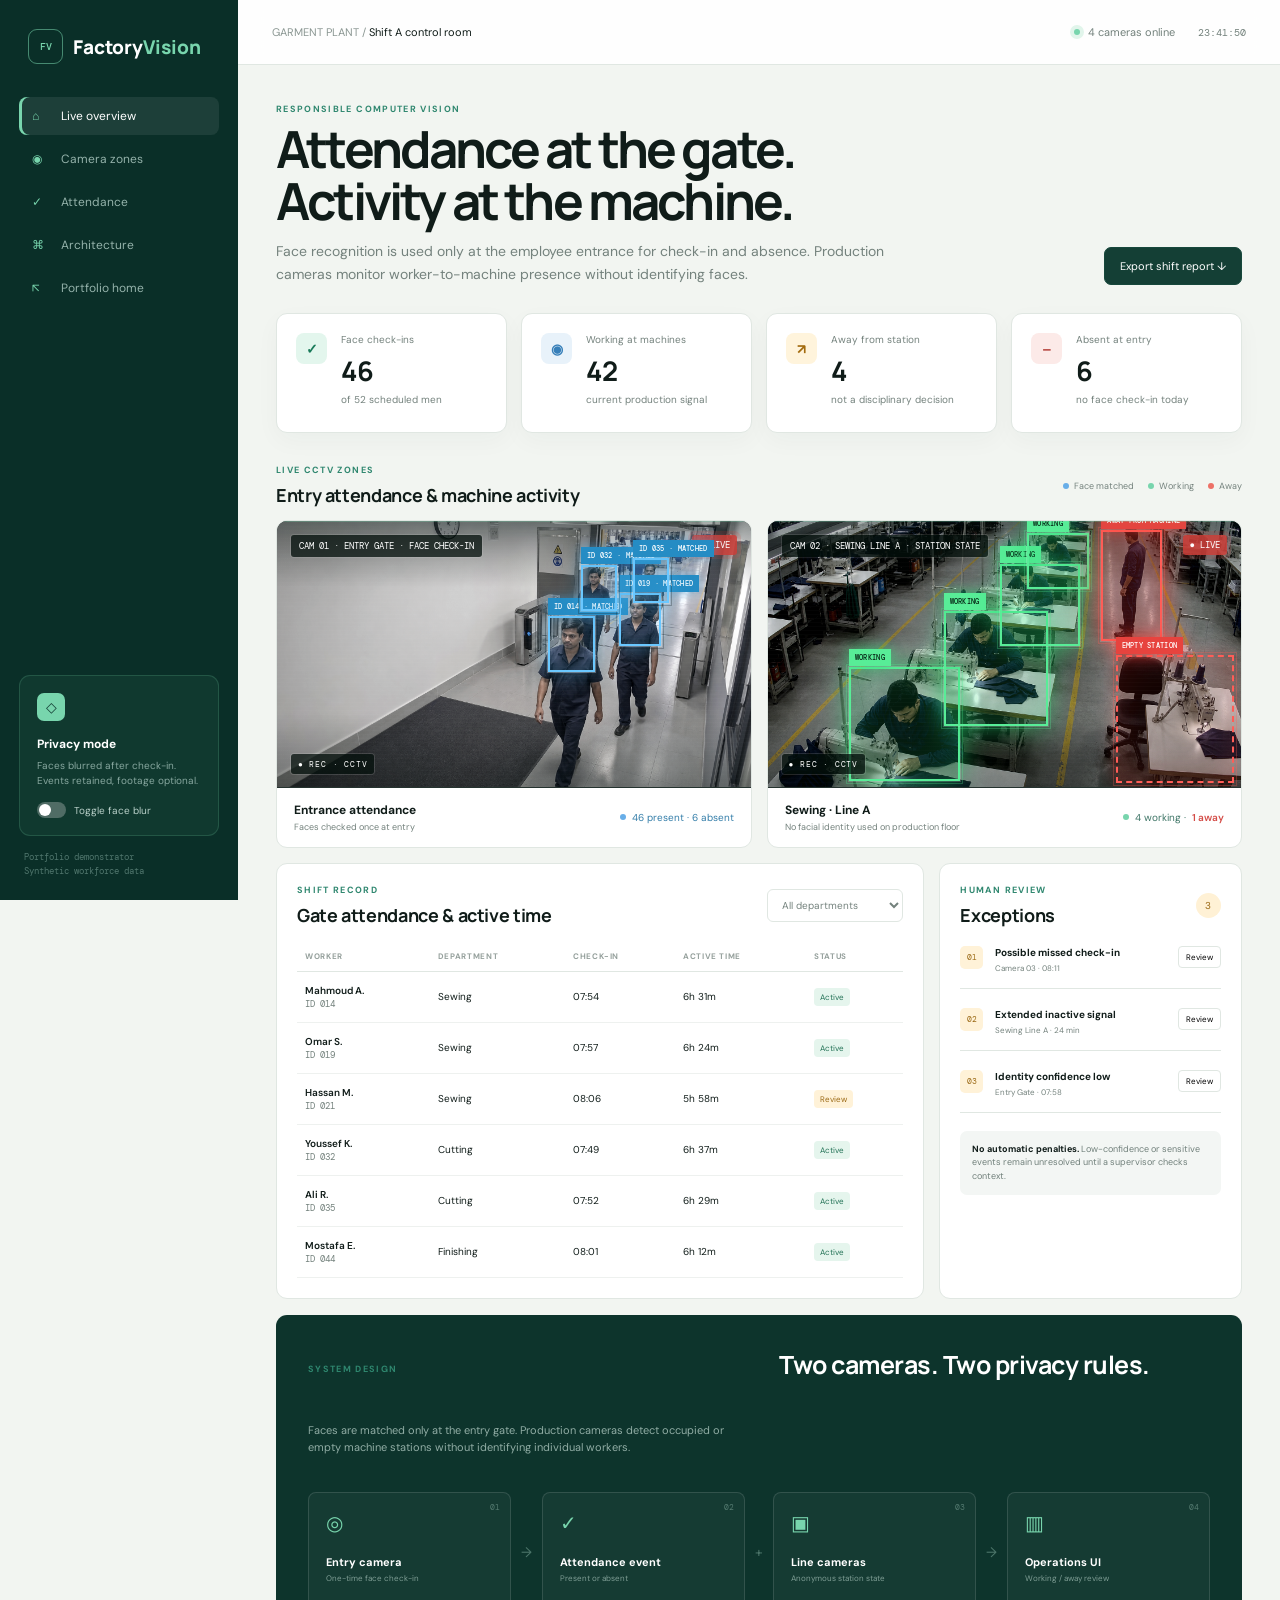
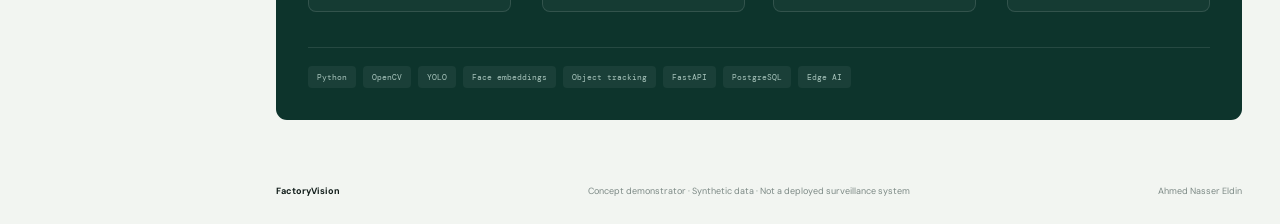
<file: Jade Textile/Portfolio/projects/factoryvision/index.html>
<!doctype html>
<html lang="en">
<head>
  <meta charset="UTF-8" />
  <meta name="viewport" content="width=device-width, initial-scale=1.0" />
  <meta name="description" content="FactoryVision is a responsible computer-vision concept for attendance and active-time analytics in garment factories." />
  <meta name="theme-color" content="#08110f" />
  <title>FactoryVision — Responsible Workforce Vision</title>
  <link rel="preconnect" href="https://fonts.googleapis.com" />
  <link rel="preconnect" href="https://fonts.gstatic.com" crossorigin />
  <link href="https://fonts.googleapis.com/css2?family=DM+Mono:wght@400;500&family=DM+Sans:wght@400;500;600;700&family=Manrope:wght@600;700;800&display=swap" rel="stylesheet" />
  <link rel="stylesheet" href="styles.css" />
</head>
<body>
  <aside class="sidebar" data-sidebar>
    <a class="brand" href="#overview"><span class="brand-icon">FV</span><span>Factory<span>Vision</span></span></a>
    <nav>
      <a class="active" href="#overview"><i>⌂</i> Live overview</a>
      <a href="#cameras"><i>◉</i> Camera zones</a>
      <a href="#attendance"><i>✓</i> Attendance</a>
      <a href="#architecture"><i>⌘</i> Architecture</a>
      <a href="../../index.html"><i>↖</i> Portfolio home</a>
    </nav>
    <div class="privacy-card">
      <span class="shield">◇</span>
      <strong>Privacy mode</strong>
      <p>Faces blurred after check-in. Events retained, footage optional.</p>
      <label class="switch"><input type="checkbox" data-privacy /><span></span> Toggle face blur</label>
    </div>
    <p class="demo-label">Portfolio demonstrator<br />Synthetic workforce data</p>
  </aside>

  <main>
    <header class="topbar">
      <button class="menu" data-menu aria-label="Toggle menu">☰</button>
      <div><span class="crumb">GARMENT PLANT /</span> Shift A control room</div>
      <div class="system-status"><i></i> 4 cameras online <span data-clock>08:42:16</span></div>
    </header>

    <section class="dashboard" id="overview">
      <div class="page-title">
        <div>
          <p class="eyebrow">RESPONSIBLE COMPUTER VISION</p>
          <h1>Attendance at the gate.<br />Activity at the machine.</h1>
          <p>Face recognition is used only at the employee entrance for check-in and absence. Production cameras monitor worker-to-machine presence without identifying faces.</p>
        </div>
        <button class="export" data-export>Export shift report ↓</button>
      </div>

      <div class="metrics">
        <article><span class="metric-icon mint">✓</span><div><small>Face check-ins</small><strong data-present>46</strong><em>of 52 scheduled men</em></div></article>
        <article><span class="metric-icon blue">◉</span><div><small>Working at machines</small><strong data-active>42</strong><em>current production signal</em></div></article>
        <article><span class="metric-icon amber">↗</span><div><small>Away from station</small><strong data-review>4</strong><em>not a disciplinary decision</em></div></article>
        <article><span class="metric-icon coral">–</span><div><small>Absent at entry</small><strong>6</strong><em>no face check-in today</em></div></article>
      </div>

      <section class="camera-section" id="cameras">
        <div class="section-head"><div><p class="eyebrow">LIVE CCTV ZONES</p><h2>Entry attendance & machine activity</h2></div><div class="legend"><span><i class="blue-dot"></i>Face matched</span><span><i class="green"></i>Working</span><span><i class="red"></i>Away</span></div></div>
        <div class="camera-grid">
          <article class="camera-card" data-camera>
            <div class="feed photo-feed entry-feed">
              <img class="cctv-photo" src="assets/entry-attendance-cctv.png" alt="CCTV view of four male garment workers entering the factory for facial attendance check-in" />
              <span class="feed-tag">CAM 01 · ENTRY GATE · FACE CHECK-IN</span><span class="live">LIVE</span>
              <div class="face-box face-1"><span>ID 014 · MATCHED</span></div>
              <div class="face-box face-2"><span>ID 019 · MATCHED</span></div>
              <div class="face-box face-3"><span>ID 032 · MATCHED</span></div>
              <div class="face-box face-4"><span>ID 035 · MATCHED</span></div>
              <div class="scanline"></div>
            </div>
            <footer><div><strong>Entrance attendance</strong><span>Faces checked once at entry</span></div><p class="attendance-result"><i></i> 46 present · 6 absent</p></footer>
          </article>
          <article class="camera-card" data-camera>
            <div class="feed photo-feed activity-feed">
              <img class="cctv-photo" src="assets/sewing-activity-cctv.png" alt="CCTV view of male garment workers at sewing machines with one worker standing away from his station" />
              <span class="feed-tag">CAM 02 · SEWING LINE A · STATION STATE</span><span class="live">LIVE</span>
              <div class="activity-box working work-1"><span>WORKING</span></div>
              <div class="activity-box working work-2"><span>WORKING</span></div>
              <div class="activity-box working work-3"><span>WORKING</span></div>
              <div class="activity-box working work-4"><span>WORKING</span></div>
              <div class="activity-box away away-worker"><span>AWAY FROM MACHINE</span></div>
              <div class="empty-station"><span>EMPTY STATION</span></div>
              <div class="scanline"></div>
            </div>
            <footer><div><strong>Sewing · Line A</strong><span>No facial identity used on production floor</span></div><p><i></i> 4 working · <b>1 away</b></p></footer>
          </article>
        </div>
      </section>

      <div class="lower-grid" id="attendance">
        <section class="panel attendance-panel">
          <div class="panel-head"><div><p class="eyebrow">SHIFT RECORD</p><h2>Gate attendance & active time</h2></div><select data-department aria-label="Filter department"><option value="all">All departments</option><option>Sewing</option><option>Cutting</option><option>Finishing</option></select></div>
          <div class="table-wrap"><table><thead><tr><th>Worker</th><th>Department</th><th>Check-in</th><th>Active time</th><th>Status</th></tr></thead><tbody data-workers></tbody></table></div>
        </section>
        <aside class="panel review-panel">
          <div class="panel-head"><div><p class="eyebrow">HUMAN REVIEW</p><h2>Exceptions</h2></div><span class="count">3</span></div>
          <div class="review-item"><span>01</span><div><strong>Possible missed check-in</strong><p>Camera 03 · 08:11</p></div><button>Review</button></div>
          <div class="review-item"><span>02</span><div><strong>Extended inactive signal</strong><p>Sewing Line A · 24 min</p></div><button>Review</button></div>
          <div class="review-item"><span>03</span><div><strong>Identity confidence low</strong><p>Entry Gate · 07:58</p></div><button>Review</button></div>
          <p class="policy"><strong>No automatic penalties.</strong> Low-confidence or sensitive events remain unresolved until a supervisor checks context.</p>
        </aside>
      </div>

      <section class="architecture" id="architecture">
        <div><p class="eyebrow">SYSTEM DESIGN</p><h2>Two cameras. Two privacy rules.</h2><p>Faces are matched only at the entry gate. Production cameras detect occupied or empty machine stations without identifying individual workers.</p></div>
        <div class="pipeline">
          <article><span>01</span><i>◎</i><strong>Entry camera</strong><small>One-time face check-in</small></article><b>→</b>
          <article><span>02</span><i>✓</i><strong>Attendance event</strong><small>Present or absent</small></article><b>+</b>
          <article><span>03</span><i>▣</i><strong>Line cameras</strong><small>Anonymous station state</small></article><b>→</b>
          <article><span>04</span><i>▥</i><strong>Operations UI</strong><small>Working / away review</small></article>
        </div>
        <div class="tech-row"><span>Python</span><span>OpenCV</span><span>YOLO</span><span>Face embeddings</span><span>Object tracking</span><span>FastAPI</span><span>PostgreSQL</span><span>Edge AI</span></div>
      </section>
    </section>
    <footer><strong>FactoryVision</strong><span>Concept demonstrator · Synthetic data · Not a deployed surveillance system</span><span>Ahmed Nasser Eldin</span></footer>
  </main>
  <script src="app.js"></script>
</body>
</html>
</file>
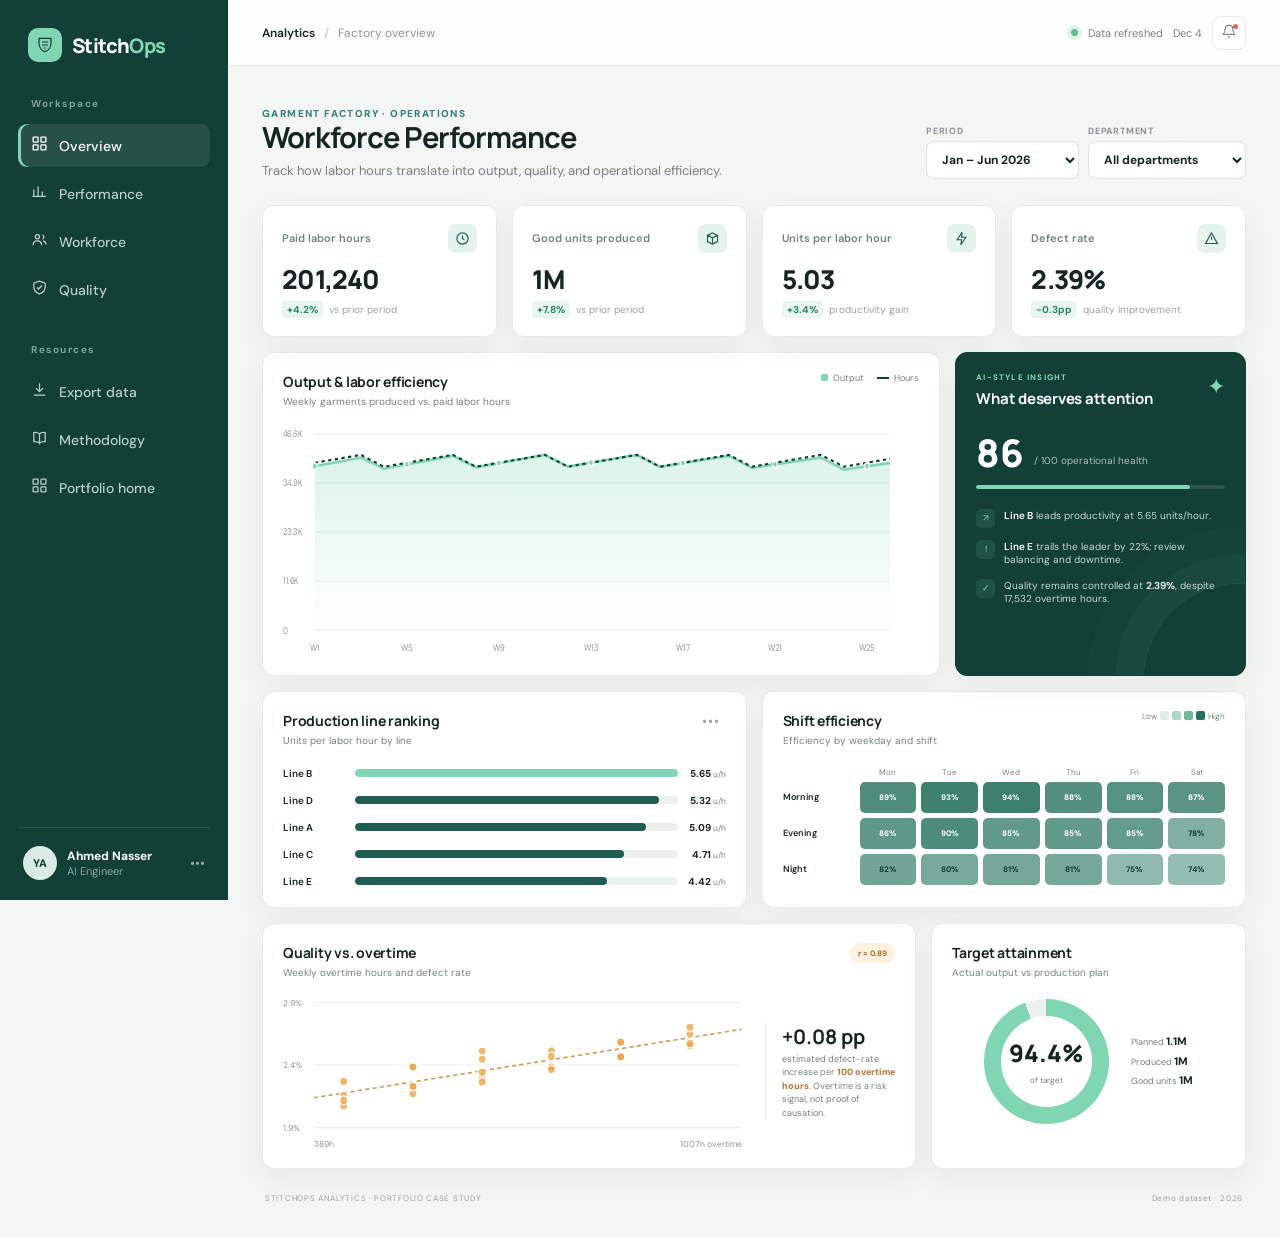
<file: Jade Textile/Portfolio/projects/stitchops/index.html>
<!doctype html>
<html lang="en">

<head>
    <meta charset="UTF-8" />
    <meta name="viewport" content="width=device-width, initial-scale=1.0" />
    <meta name="description" content="StitchOps garment factory workforce and production analytics dashboard." />
    <title>StitchOps — Workforce Analytics</title>
    <link rel="preconnect" href="https://fonts.googleapis.com" />
    <link rel="preconnect" href="https://fonts.gstatic.com" crossorigin />
    <link href="https://fonts.googleapis.com/css2?family=DM+Sans:wght@400;500;600;700&family=Manrope:wght@600;700;800&display=swap" rel="stylesheet" />
    <link rel="stylesheet" href="styles.css" />
</head>

<body>
    <div class="app-shell">
        <aside class="sidebar">
            <a class="brand" href="#" aria-label="StitchOps dashboard home">
                <span class="brand-mark" aria-hidden="true">
            <svg viewBox="0 0 40 40"><path d="M10 9h20v8c0 7-4.5 12.5-10 14-5.5-1.5-10-7-10-14V9Z"/><path d="M15 15h10M15 20h10M18 25h4"/></svg>
          </span>
                <span>Stitch<span>Ops</span></span>
            </a>

            <nav class="nav-list" aria-label="Primary navigation">
                <p class="nav-label">Workspace</p>
                <a class="nav-item active" href="#overview"><span data-icon="grid"></span>Overview</a>
                <a class="nav-item" href="#performance"><span data-icon="chart"></span>Performance</a>
                <a class="nav-item" href="#workforce"><span data-icon="users"></span>Workforce</a>
                <a class="nav-item" href="#quality"><span data-icon="shield"></span>Quality</a>
                <p class="nav-label spaced">Resources</p>
                <button class="nav-item nav-button" id="downloadCsv"><span data-icon="download"></span>Export data</button>
                <button class="nav-item nav-button" id="methodologyBtn"><span data-icon="book"></span>Methodology</button>
                <a class="nav-item" href="../../index.html"><span data-icon="grid"></span>Portfolio home</a>
            </nav>

            <div class="sidebar-foot">
                <div class="analyst-card">
                    <div class="avatar">YA</div>
                    <div><strong>Ahmed Nasser</strong><span>AI Engineer</span></div>
                    <span class="dots">•••</span>
                </div>
            </div>
        </aside>

        <main class="main-content">
            <header class="topbar">
                <button class="mobile-menu" aria-label="Open navigation" id="menuBtn">☰</button>
                <div class="breadcrumb"><span>Analytics</span><b>/</b>Factory overview</div>
                <div class="header-actions">
                    <div class="data-status"><i></i> Data refreshed <span id="refreshDate">today</span></div>
                    <button class="icon-btn" aria-label="Notifications"><span data-icon="bell"></span><i></i></button>
                </div>
            </header>

            <section class="page" id="overview">
                <div class="page-heading">
                    <div>
                        <p class="eyebrow">GARMENT FACTORY · OPERATIONS</p>
                        <h1>Workforce Performance</h1>
                        <p>Track how labor hours translate into output, quality, and operational efficiency.</p>
                    </div>
                    <div class="filters">
                        <label><span>Period</span><select id="monthFilter"><option value="all">Jan – Jun 2026</option></select></label>
                        <label><span>Department</span><select id="departmentFilter"><option value="all">All departments</option><option>Sewing</option><option>Cutting</option><option>Finishing</option><option>Packing</option></select></label>
                    </div>
                </div>

                <div class="kpi-grid" id="kpiGrid"></div>

                <div class="dashboard-grid primary-grid" id="performance">
                    <article class="card wide-card">
                        <div class="card-head">
                            <div>
                                <h2>Output & labor efficiency</h2>
                                <p>Weekly garments produced vs. paid labor hours</p>
                            </div>
                            <div class="legend"><span><i class="dot mint"></i>Output</span><span><i class="line-key"></i>Hours</span></div>
                        </div>
                        <div class="chart-wrap" id="trendChart" aria-label="Output and labor hours trend chart"></div>
                    </article>

                    <article class="card insight-card">
                        <div class="card-head">
                            <div><span class="insight-label">AI-STYLE INSIGHT</span>
                                <h2>What deserves attention</h2>
                            </div><span class="spark-icon">✦</span></div>
                        <div id="insightContent"></div>
                    </article>
                </div>

                <div class="dashboard-grid secondary-grid" id="workforce">
                    <article class="card">
                        <div class="card-head">
                            <div>
                                <h2>Production line ranking</h2>
                                <p>Units per labor hour by line</p>
                            </div><button class="more">•••</button></div>
                        <div class="bar-chart" id="lineChart"></div>
                    </article>

                    <article class="card">
                        <div class="card-head">
                            <div>
                                <h2>Shift efficiency</h2>
                                <p>Efficiency by weekday and shift</p>
                            </div>
                            <div class="heat-legend"><span>Low</span><i></i><i></i><i></i><i></i><span>High</span></div>
                        </div>
                        <div id="heatmap"></div>
                    </article>
                </div>

                <div class="dashboard-grid tertiary-grid" id="quality">
                    <article class="card quality-card">
                        <div class="card-head">
                            <div>
                                <h2>Quality vs. overtime</h2>
                                <p>Weekly overtime hours and defect rate</p>
                            </div><span class="correlation" id="correlationBadge">Correlation</span></div>
                        <div class="scatter-layout">
                            <div id="scatterChart" class="scatter-chart"></div>
                            <div class="mini-callout" id="qualityCallout"></div>
                        </div>
                    </article>
                    <article class="card target-card">
                        <div class="card-head">
                            <div>
                                <h2>Target attainment</h2>
                                <p>Actual output vs production plan</p>
                            </div>
                        </div>
                        <div class="gauge-layout">
                            <div class="gauge" id="targetGauge">
                                <div><strong id="targetPct">0%</strong><span>of target</span></div>
                            </div>
                            <div class="target-detail" id="targetDetail"></div>
                        </div>
                    </article>
                </div>

                <footer><span>STITCHOPS ANALYTICS · PORTFOLIO CASE STUDY</span><span>Demo dataset · 2026</span></footer>
            </section>
        </main>
    </div>

    <div class="modal-backdrop" id="methodologyModal" hidden>
        <section class="modal" role="dialog" aria-modal="true" aria-labelledby="modalTitle">
            <button class="modal-close" id="modalClose" aria-label="Close">×</button>
            <p class="eyebrow">ANALYTICAL FRAMEWORK</p>
            <h2 id="modalTitle">How the metrics are calculated</h2>
            <div class="formula-list">
                <div><b>Labor productivity</b><code>Total good units ÷ total paid hours</code></div>
                <div><b>Workforce efficiency</b><code>Standard earned hours ÷ paid hours × 100</code></div>
                <div><b>Defect rate</b><code>Rejected units ÷ total produced units × 100</code></div>
                <div><b>Target attainment</b><code>Actual good units ÷ planned units × 100</code></div>
            </div>
            <p class="modal-note">This dashboard uses a deterministic synthetic dataset modeled on a medium-sized garment factory. It is designed for portfolio demonstration and contains no confidential company data.</p>
        </section>
    </div>
    <script src="app.js"></script>
</body>

</html>
</file>
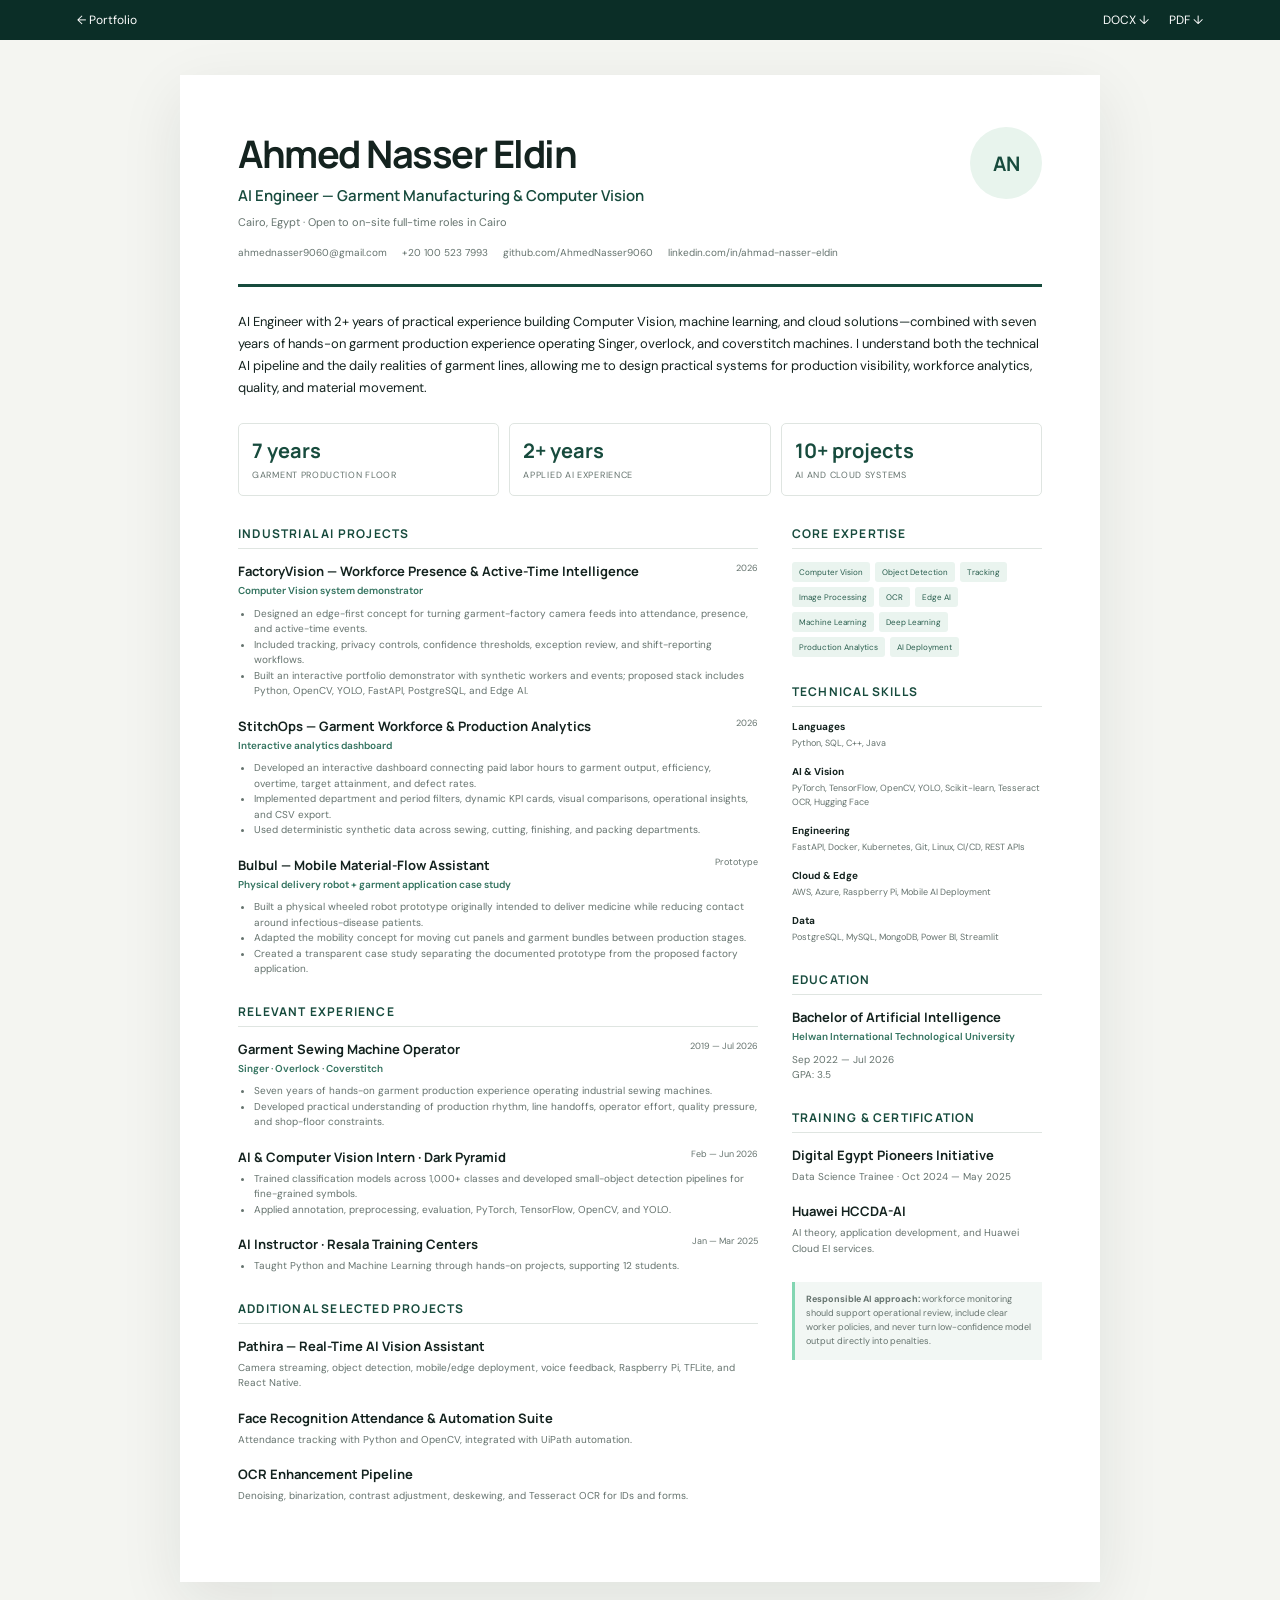
<file: Jade Textile/Portfolio/cv.html>
<!doctype html>
<html lang="en">
<head>
  <meta charset="UTF-8" /><meta name="viewport" content="width=device-width,initial-scale=1" />
  <title>Ahmed Nasser Eldin — Garment AI Résumé</title>
  <link rel="preconnect" href="https://fonts.googleapis.com"><link rel="preconnect" href="https://fonts.gstatic.com" crossorigin>
  <link href="https://fonts.googleapis.com/css2?family=DM+Sans:wght@400;500;600;700&family=Manrope:wght@600;700&display=swap" rel="stylesheet">
  <style>
    :root{--ink:#14231f;--green:#174b3d;--mint:#83d6b2;--paper:#f4f5f1;--muted:#65736e;--line:#dfe5e1}*{box-sizing:border-box}body{margin:0;color:var(--ink);background:var(--paper);font:14px "DM Sans",sans-serif}.toolbar{position:sticky;top:0;z-index:5;padding:12px 6vw;display:flex;justify-content:space-between;color:white;background:#0b2e27}.toolbar a{color:white;text-decoration:none;font-size:12px}.toolbar div{display:flex;gap:20px}.page{width:min(920px,calc(100% - 30px));margin:35px auto;padding:52px 58px;background:white;box-shadow:0 20px 60px rgba(20,35,31,.09)}header{display:grid;grid-template-columns:1fr auto;gap:30px;padding-bottom:25px;border-bottom:3px solid var(--green)}h1{margin:0;font:700 38px Manrope;letter-spacing:-1.5px}header h2{margin:6px 0 9px;color:var(--green);font:600 15px Manrope}header p{margin:0;color:var(--muted);font-size:11px}.initials{display:grid;place-items:center;width:72px;height:72px;border-radius:50%;color:var(--green);background:#e8f4ed;font:700 20px Manrope}.contact{display:flex;flex-wrap:wrap;gap:7px 15px;margin:17px 0 0}.contact a{color:var(--muted);text-decoration:none;font-size:10px}.summary{margin:24px 0;font-size:13px;line-height:1.7}.highlights{display:grid;grid-template-columns:repeat(3,1fr);gap:10px;margin-bottom:29px}.highlights div{padding:13px;border:1px solid var(--line);border-radius:5px}.highlights strong{display:block;color:var(--green);font:700 20px Manrope}.highlights span{color:var(--muted);font-size:9px;text-transform:uppercase;letter-spacing:.7px}.grid{display:grid;grid-template-columns:1.35fr .65fr;gap:34px}.section{margin-bottom:26px}.section h2{margin:0 0 13px;padding-bottom:6px;border-bottom:1px solid var(--line);color:var(--green);font:700 12px Manrope;letter-spacing:1.2px}.item{margin-bottom:18px}.item-head{display:flex;justify-content:space-between;gap:20px}.item h3{margin:0;font:700 13px Manrope}.item time{flex:0 0 auto;color:var(--muted);font-size:9px}.item .sub{margin:3px 0 7px;color:#33735f;font-size:10px;font-weight:600}.item p,.item li{color:var(--muted);font-size:10px;line-height:1.55}.item p{margin:5px 0}.item ul{margin:5px 0;padding-left:16px}.tags{display:flex;flex-wrap:wrap;gap:5px}.tags span{padding:5px 7px;border-radius:3px;color:#285d4d;background:#eaf4ef;font-size:8px}.skill{margin-bottom:14px}.skill strong{display:block;margin-bottom:4px;font-size:10px}.skill p{margin:0;color:var(--muted);font-size:9px;line-height:1.55}.note{padding:11px;border-left:3px solid var(--mint);color:var(--muted);background:#f2f7f4;font-size:9px;line-height:1.55}@media(max-width:650px){.page{padding:30px 24px}header,.grid{grid-template-columns:1fr}.initials{display:none}.highlights{grid-template-columns:1fr}.item-head{flex-direction:column;gap:2px}}@media print{body{background:white}.toolbar{display:none}.page{width:100%;margin:0;padding:14mm 15mm;box-shadow:none}.item{break-inside:avoid}}
  </style>
</head>
<body>
  <div class="toolbar"><a href="index.html">← Portfolio</a><div><a href="downloads/Ahmed_Nasser_Eldin_Garment_AI_CV.docx">DOCX ↓</a><a href="downloads/Ahmed_Nasser_Eldin_Garment_AI_CV.pdf">PDF ↓</a></div></div>
  <article class="page">
    <header><div><h1>Ahmed Nasser Eldin</h1><h2>AI Engineer — Garment Manufacturing & Computer Vision</h2><p>Cairo, Egypt · Open to on-site full-time roles in Cairo</p><div class="contact"><a href="mailto:ahmednasser9060@gmail.com">ahmednasser9060@gmail.com</a><a href="tel:+201005237993">+20 100 523 7993</a><a href="https://github.com/AhmedNasser9060">github.com/AhmedNasser9060</a><a href="https://linkedin.com/in/ahmad-nasser-eldin/">linkedin.com/in/ahmad-nasser-eldin</a></div></div><div class="initials">AN</div></header>
    <p class="summary">AI Engineer with 2+ years of practical experience building Computer Vision, machine learning, and cloud solutions—combined with seven years of hands-on garment production experience operating Singer, overlock, and coverstitch machines. I understand both the technical AI pipeline and the daily realities of garment lines, allowing me to design practical systems for production visibility, workforce analytics, quality, and material movement.</p>
    <div class="highlights"><div><strong>7 years</strong><span>Garment production floor</span></div><div><strong>2+ years</strong><span>Applied AI experience</span></div><div><strong>10+ projects</strong><span>AI and cloud systems</span></div></div>
    <div class="grid"><main>
      <section class="section"><h2>INDUSTRIAL AI PROJECTS</h2>
        <div class="item"><div class="item-head"><h3>FactoryVision — Workforce Presence & Active-Time Intelligence</h3><time>2026</time></div><p class="sub">Computer Vision system demonstrator</p><ul><li>Designed an edge-first concept for turning garment-factory camera feeds into attendance, presence, and active-time events.</li><li>Included tracking, privacy controls, confidence thresholds, exception review, and shift-reporting workflows.</li><li>Built an interactive portfolio demonstrator with synthetic workers and events; proposed stack includes Python, OpenCV, YOLO, FastAPI, PostgreSQL, and Edge AI.</li></ul></div>
        <div class="item"><div class="item-head"><h3>StitchOps — Garment Workforce & Production Analytics</h3><time>2026</time></div><p class="sub">Interactive analytics dashboard</p><ul><li>Developed an interactive dashboard connecting paid labor hours to garment output, efficiency, overtime, target attainment, and defect rates.</li><li>Implemented department and period filters, dynamic KPI cards, visual comparisons, operational insights, and CSV export.</li><li>Used deterministic synthetic data across sewing, cutting, finishing, and packing departments.</li></ul></div>
        <div class="item"><div class="item-head"><h3>Bulbul — Mobile Material-Flow Assistant</h3><time>Prototype</time></div><p class="sub">Physical delivery robot + garment application case study</p><ul><li>Built a physical wheeled robot prototype originally intended to deliver medicine while reducing contact around infectious-disease patients.</li><li>Adapted the mobility concept for moving cut panels and garment bundles between production stages.</li><li>Created a transparent case study separating the documented prototype from the proposed factory application.</li></ul></div>
      </section>
      <section class="section"><h2>RELEVANT EXPERIENCE</h2>
        <div class="item"><div class="item-head"><h3>Garment Sewing Machine Operator</h3><time>2019 — Jul 2026</time></div><p class="sub">Singer · Overlock · Coverstitch</p><ul><li>Seven years of hands-on garment production experience operating industrial sewing machines.</li><li>Developed practical understanding of production rhythm, line handoffs, operator effort, quality pressure, and shop-floor constraints.</li></ul></div>
        <div class="item"><div class="item-head"><h3>AI & Computer Vision Intern · Dark Pyramid</h3><time>Feb — Jun 2026</time></div><ul><li>Trained classification models across 1,000+ classes and developed small-object detection pipelines for fine-grained symbols.</li><li>Applied annotation, preprocessing, evaluation, PyTorch, TensorFlow, OpenCV, and YOLO.</li></ul></div>
        <div class="item"><div class="item-head"><h3>AI Instructor · Resala Training Centers</h3><time>Jan — Mar 2025</time></div><ul><li>Taught Python and Machine Learning through hands-on projects, supporting 12 students.</li></ul></div>
      </section>
      <section class="section"><h2>ADDITIONAL SELECTED PROJECTS</h2>
        <div class="item"><h3>Pathira — Real-Time AI Vision Assistant</h3><p>Camera streaming, object detection, mobile/edge deployment, voice feedback, Raspberry Pi, TFLite, and React Native.</p></div>
        <div class="item"><h3>Face Recognition Attendance & Automation Suite</h3><p>Attendance tracking with Python and OpenCV, integrated with UiPath automation.</p></div>
        <div class="item"><h3>OCR Enhancement Pipeline</h3><p>Denoising, binarization, contrast adjustment, deskewing, and Tesseract OCR for IDs and forms.</p></div>
      </section>
    </main><aside>
      <section class="section"><h2>CORE EXPERTISE</h2><div class="tags"><span>Computer Vision</span><span>Object Detection</span><span>Tracking</span><span>Image Processing</span><span>OCR</span><span>Edge AI</span><span>Machine Learning</span><span>Deep Learning</span><span>Production Analytics</span><span>AI Deployment</span></div></section>
      <section class="section"><h2>TECHNICAL SKILLS</h2><div class="skill"><strong>Languages</strong><p>Python, SQL, C++, Java</p></div><div class="skill"><strong>AI & Vision</strong><p>PyTorch, TensorFlow, OpenCV, YOLO, Scikit-learn, Tesseract OCR, Hugging Face</p></div><div class="skill"><strong>Engineering</strong><p>FastAPI, Docker, Kubernetes, Git, Linux, CI/CD, REST APIs</p></div><div class="skill"><strong>Cloud & Edge</strong><p>AWS, Azure, Raspberry Pi, Mobile AI Deployment</p></div><div class="skill"><strong>Data</strong><p>PostgreSQL, MySQL, MongoDB, Power BI, Streamlit</p></div></section>
      <section class="section"><h2>EDUCATION</h2><div class="item"><h3>Bachelor of Artificial Intelligence</h3><p class="sub">Helwan International Technological University</p><p>Sep 2022 — Jul 2026<br>GPA: 3.5</p></div></section>
      <section class="section"><h2>TRAINING & CERTIFICATION</h2><div class="item"><h3>Digital Egypt Pioneers Initiative</h3><p>Data Science Trainee · Oct 2024 — May 2025</p></div><div class="item"><h3>Huawei HCCDA-AI</h3><p>AI theory, application development, and Huawei Cloud EI services.</p></div></section>
      <p class="note"><strong>Responsible AI approach:</strong> workforce monitoring should support operational review, include clear worker policies, and never turn low-confidence model output directly into penalties.</p>
    </aside></div>
  </article>
</body></html>
</file>
<file: Jade Textile/Bulbul robot/styles.css>
:root {
  --ink: #0b1714;
  --muted: #5e6a66;
  --paper: #f3f0e8;
  --paper-2: #e9e4d8;
  --green: #8bd450;
  --green-dark: #254f36;
  --orange: #ff7a45;
  --line: rgba(11, 23, 20, 0.14);
  --max: 1240px;
}

* { box-sizing: border-box; }
html { scroll-behavior: smooth; }
body {
  margin: 0;
  color: var(--ink);
  background: var(--paper);
  font-family: "DM Sans", sans-serif;
  -webkit-font-smoothing: antialiased;
}
a { color: inherit; text-decoration: none; }
button { font: inherit; }
.skip-link { position: fixed; top: 8px; left: 8px; z-index: 100; padding: 10px 14px; background: white; transform: translateY(-150%); }
.skip-link:focus { transform: none; }
.site-header {
  position: fixed; z-index: 50; top: 0; left: 0; width: 100%; height: 82px;
  padding: 0 clamp(22px, 5vw, 72px); display: flex; align-items: center; justify-content: space-between;
  color: white; border-bottom: 1px solid rgba(255,255,255,.16); transition: .35s ease;
}
.site-header.is-scrolled { height: 68px; background: rgba(7,20,17,.92); backdrop-filter: blur(16px); }
.brand { display: inline-flex; align-items: center; gap: 11px; font: 700 19px "Manrope", sans-serif; letter-spacing: -.03em; }
.brand-mark { display: inline-flex; position: relative; width: 27px; height: 27px; border: 2px solid var(--green); border-radius: 50%; }
.brand-mark span { position: absolute; top: 8px; width: 4px; height: 4px; border-radius: 50%; background: var(--green); }
.brand-mark span:first-child { left: 6px; }.brand-mark span:last-child { right: 6px; }
.brand-mark:after { content: ""; position: absolute; left: 7px; bottom: 5px; width: 9px; height: 4px; border-bottom: 2px solid var(--green); border-radius: 50%; }
nav { display: flex; gap: clamp(22px, 3vw, 46px); font-size: 13px; color: rgba(255,255,255,.7); }
nav a, .header-cta { transition: color .2s ease; } nav a:hover { color: white; }
.header-cta { font-size: 13px; display: flex; align-items: center; gap: 12px; }
.header-cta span { display: grid; place-items: center; width: 28px; height: 28px; border: 1px solid rgba(255,255,255,.4); border-radius: 50%; }

.hero { position: relative; min-height: 900px; height: 100svh; color: white; overflow: hidden; background: #071411; }
.hero-media, .hero-shade, .hero-grid { position: absolute; inset: 0; width: 100%; height: 100%; }
.hero-media { object-fit: cover; object-position: center; transform: scale(1.015); }
.hero-shade { background: linear-gradient(90deg, rgba(3,13,10,.92) 0%, rgba(3,13,10,.72) 32%, rgba(3,13,10,.08) 69%), linear-gradient(0deg, rgba(3,13,10,.45), transparent 45%); }
.hero-grid { opacity: .15; background-image: linear-gradient(rgba(255,255,255,.15) 1px, transparent 1px), linear-gradient(90deg, rgba(255,255,255,.12) 1px, transparent 1px); background-size: 84px 84px; mask-image: linear-gradient(90deg,#000,transparent 63%); }
.hero-content { position: relative; z-index: 2; max-width: 710px; padding: clamp(150px, 19vh, 220px) 0 0 clamp(24px, 8vw, 130px); }
.eyebrow { display: flex; align-items: center; gap: 12px; text-transform: uppercase; letter-spacing: .18em; font-size: 11px; font-weight: 600; }
.eyebrow > span { width: 28px; height: 2px; background: var(--green); }
h1, .display-title, .closing h2 { font-family: "Manrope", sans-serif; letter-spacing: -.065em; }
h1 { margin: 25px 0 28px; font-size: clamp(63px, 7.8vw, 118px); font-weight: 500; line-height: .91; }
h1 em, .closing em { font-weight: 400; color: var(--green); }
.hero-copy { max-width: 590px; margin: 0; font-size: clamp(16px, 1.25vw, 19px); line-height: 1.65; color: rgba(255,255,255,.72); }
.hero-actions { display: flex; align-items: center; gap: 34px; margin-top: 40px; }
.button { display: inline-flex; align-items: center; justify-content: space-between; gap: 34px; padding: 17px 20px; min-width: 238px; border-radius: 3px; font-size: 13px; font-weight: 600; transition: transform .2s ease, background .2s ease; }
.button:hover { transform: translateY(-2px); }
.button-primary { color: #0b1714; background: var(--green); }
.text-link { display: inline-flex; gap: 10px; align-items: center; font-size: 13px; }
.play { display: grid; place-items: center; width: 30px; height: 30px; font-size: 8px; border: 1px solid rgba(255,255,255,.35); border-radius: 50%; }
.hero-meta { position: absolute; z-index: 3; right: clamp(24px,5vw,80px); bottom: 60px; display: flex; border-top: 1px solid rgba(255,255,255,.25); }
.hero-meta div { display: flex; gap: 10px; padding: 18px 30px 0; min-width: 145px; border-left: 1px solid rgba(255,255,255,.18); }
.hero-meta span { color: var(--green); font: 600 12px "Manrope"; }.hero-meta p { margin: 0; font-size: 11px; line-height: 1.4; color: rgba(255,255,255,.62); text-transform: uppercase; letter-spacing: .08em; }
.concept-label { position: absolute; z-index: 3; left: 22px; bottom: 24px; margin: 0; font-size: 9px; color: rgba(255,255,255,.42); text-transform: uppercase; letter-spacing: .12em; writing-mode: vertical-rl; transform: rotate(180deg); }

.section { padding: 130px clamp(24px, 7vw, 110px); }
.section-kicker { display: flex; align-items: center; gap: 14px; color: var(--muted); text-transform: uppercase; letter-spacing: .16em; font-size: 10px; font-weight: 600; }
.section-kicker span { display: grid; place-items: center; width: 29px; height: 29px; border: 1px solid var(--line); border-radius: 50%; font-size: 9px; }
.section-kicker.light { color: rgba(255,255,255,.5); }.section-kicker.light span { border-color: rgba(255,255,255,.2); }
.story { max-width: 1480px; margin: auto; }
.story-layout { display: grid; grid-template-columns: 1.25fr .75fr; gap: 8vw; margin-top: 65px; }
.display-title { margin: 0; font-size: clamp(47px, 5.2vw, 80px); font-weight: 500; line-height: 1.04; }
.display-title span { color: #9b9f98; font-weight: 400; }
.lead { margin-top: 0; font: 500 clamp(20px, 1.8vw, 27px)/1.52 "Manrope"; letter-spacing: -.025em; }
.story-copy > p:not(.lead), .prototype-copy > p { color: var(--muted); font-size: 16px; line-height: 1.75; }
.truth-note { display: flex; gap: 15px; margin-top: 38px; padding-top: 24px; border-top: 1px solid var(--line); }
.truth-note p { margin: 0; font-size: 12px; line-height: 1.6; color: var(--muted); }
.truth-icon { flex: 0 0 auto; display: grid; place-items: center; width: 25px; height: 25px; border: 1px solid var(--green-dark); border-radius: 50%; color: var(--green-dark); font-size: 11px; }

.workflow { background: var(--ink); color: white; }
.workflow-heading { max-width: var(--max); margin: auto; display: flex; justify-content: space-between; align-items: end; gap: 40px; }
.workflow-heading .display-title { margin-top: 48px; }.display-title.light span { color: var(--green); }
.workflow-intro { max-width: 360px; margin: 0 0 4px; color: rgba(255,255,255,.58); font-size: 15px; line-height: 1.7; }
.route-card { position: relative; max-width: var(--max); margin: 100px auto 80px; display: grid; grid-template-columns: repeat(3,1fr); }
.route-track { position: absolute; top: 25px; left: 16.66%; right: 16.66%; height: 1px; background: rgba(255,255,255,.2); overflow: hidden; }
.route-progress { display: block; width: 0; height: 100%; background: var(--green); transition: width .5s cubic-bezier(.22,1,.36,1); }
.station { position: relative; z-index: 2; display: flex; flex-direction: column; align-items: center; gap: 25px; color: rgba(255,255,255,.45); border: 0; background: transparent; cursor: pointer; }
.station-dot { display: grid; place-items: center; width: 51px; height: 51px; border: 1px solid rgba(255,255,255,.25); border-radius: 50%; background: var(--ink); transition: .3s ease; }
.station-dot b { font-size: 10px; font-weight: 500; }.station-text { display: flex; flex-direction: column; gap: 7px; }.station-text strong { color: white; font: 500 19px "Manrope"; }.station-text small { font-size: 11px; }
.station.is-active .station-dot { color: var(--ink); border-color: var(--green); background: var(--green); box-shadow: 0 0 0 8px rgba(139,212,80,.08); }
.station:hover { color: white; }
.benefit-grid { max-width: var(--max); margin: auto; display: grid; grid-template-columns: repeat(3,1fr); border-top: 1px solid rgba(255,255,255,.14); }
.benefit { position: relative; min-height: 300px; padding: 35px 38px; border-right: 1px solid rgba(255,255,255,.14); }.benefit:first-child { border-left: 1px solid rgba(255,255,255,.14); }
.benefit-number { position: absolute; top: 22px; right: 25px; font-size: 9px; color: rgba(255,255,255,.35); }
.benefit-icon { color: var(--green); font-size: 34px; margin: 24px 0 58px; }.benefit h3 { margin: 0 0 15px; font: 500 20px "Manrope"; }.benefit p { margin: 0; max-width: 280px; color: rgba(255,255,255,.5); font-size: 13px; line-height: 1.65; }

.prototype { max-width: 1480px; margin: auto; display: grid; grid-template-columns: .7fr 1.3fr; gap: 7vw; align-items: center; }
.prototype-copy .display-title { margin: 44px 0 34px; }.prototype-copy .lead { font-size: 19px; }
.prototype-facts { margin: 40px 0 0; border-top: 1px solid var(--line); }
.prototype-facts div { display: grid; grid-template-columns: 100px 1fr; padding: 14px 0; border-bottom: 1px solid var(--line); font-size: 12px; }
.prototype-facts dt { color: var(--muted); }.prototype-facts dd { margin: 0; font-weight: 600; }
.video-shell { background: #0a1512; box-shadow: 0 30px 80px rgba(11,23,20,.18); }
.video-topbar { display: flex; justify-content: space-between; padding: 14px 18px; color: rgba(255,255,255,.58); font-size: 10px; text-transform: uppercase; letter-spacing: .1em; }
.video-topbar span { display: flex; align-items: center; gap: 9px; }.video-topbar i { width: 6px; height: 6px; border-radius: 50%; background: var(--orange); box-shadow: 0 0 0 4px rgba(255,122,69,.12); }
.video-topbar a:hover { color: white; }.video-frame { position: relative; aspect-ratio: 16/9; background: #050a08; }.video-frame video { position: absolute; inset: 0; width: 100%; height: 100%; border: 0; object-fit: contain; }.video-start-badge { position: absolute; top: 12px; left: 12px; z-index: 2; padding: 7px 9px; border-radius: 4px; color: white; background: rgba(7,20,17,.76); backdrop-filter: blur(8px); font-size: 9px; letter-spacing: .1em; text-transform: uppercase; pointer-events: none; }

.closing { text-align: center; color: white; background: #254b35; background-image: radial-gradient(circle at 50% 100%, rgba(139,212,80,.18), transparent 42%); }
.closing .eyebrow { justify-content: center; }.closing h2 { margin: 35px auto 26px; font-size: clamp(58px, 8vw, 120px); font-weight: 500; line-height: .9; }.closing > p:not(.eyebrow) { max-width: 560px; margin: 0 auto 36px; color: rgba(255,255,255,.6); line-height: 1.65; }
.button-light { margin: auto; color: var(--ink); background: white; }
footer { display: flex; align-items: center; justify-content: space-between; gap: 30px; padding: 28px clamp(24px, 6vw, 90px); color: rgba(255,255,255,.5); background: #071411; font-size: 10px; text-transform: uppercase; letter-spacing: .1em; }
footer .brand { color: white; font-size: 17px; text-transform: none; letter-spacing: -.03em; }

.reveal { opacity: 0; transform: translateY(24px); transition: opacity .8s ease, transform .8s cubic-bezier(.22,1,.36,1); }
.reveal.is-visible { opacity: 1; transform: none; }
@media (prefers-reduced-motion: reduce) { html { scroll-behavior: auto; } .reveal { opacity: 1; transform: none; transition: none; } * { animation: none!important; } }

@media (max-width: 900px) {
  nav { display: none; }.site-header { height: 70px; }.hero { min-height: 780px; }.hero-media { object-position: 66% center; }.hero-shade { background: linear-gradient(90deg,rgba(3,13,10,.94),rgba(3,13,10,.54) 75%,rgba(3,13,10,.25)); }
  .hero-content { padding: 140px 24px 0; }.hero-copy { max-width: 540px; }.hero-meta { right: 24px; left: 24px; bottom: 28px; justify-content: flex-end; }.hero-meta div { min-width: 120px; padding-left: 18px; padding-right: 12px; }.concept-label { display: none; }
  .story-layout, .prototype { grid-template-columns: 1fr; }.story-copy { max-width: 650px; margin-left: auto; }.workflow-heading { align-items: start; flex-direction: column; }.workflow-intro { max-width: 540px; }
  .benefit { padding: 28px 22px; }.benefit-icon { margin-bottom: 42px; }
}
@media (max-width: 640px) {
  .header-cta { font-size: 0; }.header-cta span { font-size: 13px; }
  h1 { font-size: clamp(54px, 17vw, 76px); }.hero { min-height: 820px; }.hero-content { padding-top: 125px; }.hero-actions { align-items: flex-start; flex-direction: column; gap: 20px; }.hero-meta { display: none; }
  .section { padding: 88px 22px; }.story-layout { margin-top: 44px; }.display-title { font-size: 46px; }.route-card { margin: 70px 0 60px; grid-template-columns: 1fr; gap: 25px; }.route-track { top: 25px; bottom: 25px; left: 25px; width: 1px; height: auto; }.route-progress { width: 100%; height: 0; }.station { flex-direction: row; text-align: left; }.station-text { align-items: flex-start; }
  .benefit-grid { grid-template-columns: 1fr; }.benefit { min-height: 250px; border-left: 1px solid rgba(255,255,255,.14); border-bottom: 1px solid rgba(255,255,255,.14); }.benefit-icon { margin-bottom: 38px; }
  .prototype { gap: 55px; }.video-topbar span { max-width: 145px; }.closing h2 { font-size: 58px; } footer { flex-direction: column; text-align: center; }
}
</file>
<file: Jade Textile/Dashboard/styles.css>
:root {
  --ink: #142522;
  --muted: #74827f;
  --line: #e7ebe8;
  --paper: #ffffff;
  --canvas: #f4f6f3;
  --green: #123f36;
  --green-2: #1e5d50;
  --mint: #80d6b2;
  --mint-soft: #e4f4ed;
  --amber: #eaa64c;
  --red: #df6b64;
  --shadow: 0 10px 30px rgba(22, 45, 39, .055);
}

* { box-sizing: border-box; }
html { scroll-behavior: smooth; }
body { margin: 0; background: var(--canvas); color: var(--ink); font-family: "DM Sans", sans-serif; font-size: 14px; }
button, select { font: inherit; }
button { color: inherit; }
.app-shell { min-height: 100vh; display: flex; }
.sidebar { width: 228px; background: var(--green); color: #fff; padding: 28px 18px 20px; position: fixed; inset: 0 auto 0 0; display: flex; flex-direction: column; z-index: 20; }
.brand { color: white; display: flex; align-items: center; gap: 10px; text-decoration: none; padding: 0 10px 28px; font-family: Manrope, sans-serif; font-weight: 800; font-size: 20px; letter-spacing: -.6px; }
.brand > span:last-child span { color: var(--mint); }
.brand-mark { width: 34px; height: 34px; display: grid; place-items: center; background: var(--mint); border-radius: 10px; }
.brand-mark svg { width: 24px; fill: none; stroke: var(--green); stroke-width: 2; }
.nav-label { color: #7da398; font-size: 10px; letter-spacing: 1.5px; font-weight: 700; padding: 0 13px; margin: 7px 0 9px; }
.nav-label.spaced { margin-top: 27px; }
.nav-list { display: flex; flex-direction: column; gap: 5px; }
.nav-item { border: 0; color: #b9cec8; text-decoration: none; padding: 11px 13px; border-radius: 9px; display: flex; align-items: center; gap: 11px; transition: .2s; font-weight: 500; }
.nav-button { width: 100%; background: none; cursor: pointer; text-align: left; }
.nav-item svg { width: 17px; height: 17px; stroke: currentColor; fill: none; stroke-width: 1.8; }
.nav-item:hover, .nav-item.active { color: #fff; background: rgba(255,255,255,.09); }
.nav-item.active { box-shadow: inset 3px 0 var(--mint); }
.sidebar-foot { margin-top: auto; border-top: 1px solid rgba(255,255,255,.1); padding-top: 18px; }
.analyst-card { display: flex; align-items: center; gap: 10px; padding: 0 5px; }
.avatar { width: 34px; height: 34px; background: #d8ece4; color: var(--green); border-radius: 50%; display: grid; place-items: center; font-size: 11px; font-weight: 800; }
.analyst-card div:nth-child(2) { display: flex; flex-direction: column; font-size: 11px; }
.analyst-card strong { font-size: 12px; }.analyst-card span { color: #86a89f; }.dots { margin-left: auto; }
.main-content { margin-left: 228px; width: calc(100% - 228px); }
.topbar { height: 66px; background: rgba(255,255,255,.88); backdrop-filter: blur(8px); border-bottom: 1px solid var(--line); display: flex; align-items: center; justify-content: space-between; padding: 0 34px; position: sticky; top: 0; z-index: 10; }
.breadcrumb { color: #8a9693; font-size: 12px; }.breadcrumb b { margin: 0 9px; color: #ccd2d0; }.breadcrumb span { color: var(--ink); font-weight: 600; }
.header-actions, .data-status { display: flex; align-items: center; gap: 10px; }
.data-status { color: #76837f; font-size: 11px; }.data-status i { width: 7px; height: 7px; background: #64bd92; border-radius: 50%; box-shadow: 0 0 0 4px #e1f2e9; }
.icon-btn { position: relative; border: 1px solid var(--line); border-radius: 8px; background: white; width: 34px; height: 34px; display: grid; place-items: center; }
.icon-btn svg { width: 16px; fill: none; stroke: var(--ink); }.icon-btn i { position:absolute; width:5px;height:5px;background:var(--red);border-radius:50%;top:7px;right:7px; }
.mobile-menu { display: none; border: 0; background: none; font-size: 20px; }
.page { max-width: 1480px; margin: 0 auto; padding: 34px; }
.page-heading { display: flex; justify-content: space-between; gap: 30px; align-items: flex-end; margin-bottom: 26px; }
.eyebrow { margin: 0 0 8px; color: #31816f !important; font-size: 10px !important; font-weight: 800; letter-spacing: 1.4px; }
h1,h2 { font-family: Manrope, sans-serif; margin: 0; }
h1 { font-size: 29px; letter-spacing: -1px; line-height: 1.2; }
.page-heading p { color: var(--muted); margin: 7px 0 0; font-size: 13px; }
.filters { display: flex; gap: 9px; }
.filters label { display: flex; flex-direction: column; gap: 4px; color: #87928f; font-size: 9px; text-transform: uppercase; letter-spacing: .8px; font-weight: 700; }
.filters select { min-width: 150px; border: 1px solid #dde3df; border-radius: 8px; padding: 9px 31px 9px 11px; background: white; color: var(--ink); font-size: 12px; text-transform: none; letter-spacing: 0; outline: none; }
.kpi-grid { display: grid; grid-template-columns: repeat(4, 1fr); gap: 15px; margin-bottom: 15px; }
.kpi-card, .card { background: var(--paper); border: 1px solid var(--line); border-radius: 12px; box-shadow: var(--shadow); }
.kpi-card { padding: 18px 19px; min-height: 126px; position: relative; overflow: hidden; }
.kpi-top { display:flex; align-items:center; justify-content:space-between; color:var(--muted); font-size:11px; font-weight:600; }
.kpi-icon { width: 29px; height: 29px; border-radius: 8px; background: var(--mint-soft); display: grid; place-items: center; color: var(--green-2); }
.kpi-icon svg { width: 15px; height: 15px; fill: none; stroke: currentColor; stroke-width: 1.8; }
.kpi-value { font: 800 26px/1.2 Manrope, sans-serif; letter-spacing: -.7px; margin-top: 11px; }
.kpi-foot { display: flex; align-items: center; gap: 6px; color: #9aa4a1; font-size: 10px; margin-top: 6px; }
.delta { padding: 2px 5px; border-radius: 4px; font-weight: 700; }.delta.up { color:#258461; background:#e8f6ef; }.delta.down { color:#c55b55; background:#fbeeed; }
.dashboard-grid { display: grid; gap: 15px; margin-bottom: 15px; }
.primary-grid { grid-template-columns: minmax(0, 1.75fr) minmax(280px, .75fr); }
.secondary-grid { grid-template-columns: 1fr 1fr; }
.tertiary-grid { grid-template-columns: 1.35fr .65fr; }
.card { padding: 19px 20px; min-width: 0; }
.card-head { display: flex; align-items:flex-start; justify-content:space-between; gap:15px; }
.card h2 { font-size: 14px; letter-spacing: -.25px; }.card-head p { color:var(--muted); margin:4px 0 0; font-size:10px; }
.legend { display:flex; gap:13px; font-size:9px; color:var(--muted); }.legend span { display:flex; align-items:center; gap:5px; }.dot {width:7px;height:7px;border-radius:2px;display:inline-block}.dot.mint{background:var(--mint)}.line-key{width:12px;border-top:2px solid var(--green);display:inline-block}
.chart-wrap { height: 235px; margin-top: 13px; position:relative; }
.chart-svg { width:100%;height:100%;overflow:visible; }.chart-svg text { font-family:"DM Sans"; fill:#8a9693;font-size:9px; }.chart-svg .grid { stroke:#edf0ee;stroke-width:1; }.chart-svg .area{fill:url(#areaGradient)}.chart-svg .output-line{fill:none;stroke:var(--mint);stroke-width:2.5}.chart-svg .hours-line{fill:none;stroke:var(--green);stroke-width:2;stroke-dasharray:4 4}.chart-svg .point{fill:white;stroke:var(--green);stroke-width:2}.chart-svg .point-mint{fill:var(--mint);stroke:white;stroke-width:1.5}
.insight-card { background: var(--green); color:white; border-color:var(--green); position:relative; overflow:hidden; }
.insight-card:after { content:""; position:absolute; width:190px;height:190px;border:1px solid rgba(128,214,178,.12);border-radius:50%;right:-90px;bottom:-100px;box-shadow:0 0 0 28px rgba(128,214,178,.04),0 0 0 56px rgba(128,214,178,.025); }
.insight-card h2 { font-size:15px; }.insight-label{color:var(--mint);font-size:8px;letter-spacing:1.2px;font-weight:800;display:block;margin-bottom:6px}.spark-icon{color:var(--mint);font-size:22px}
.insight-score { margin:24px 0 14px; display:flex;align-items:flex-end;gap:10px; }.insight-score strong{font:800 38px/1 Manrope}.insight-score span{font-size:10px;color:#a8c3bb;padding-bottom:4px}.score-track{height:4px;background:rgba(255,255,255,.12);border-radius:4px;overflow:hidden;margin-bottom:20px}.score-track i{display:block;background:var(--mint);height:100%;border-radius:4px}
.insight-list{display:flex;flex-direction:column;gap:12px;position:relative;z-index:1}.insight-row{display:flex;gap:9px;line-height:1.35;font-size:10px;color:#c6d7d2}.insight-row i{font-style:normal;width:19px;height:19px;flex:0 0 19px;border-radius:5px;background:rgba(128,214,178,.12);color:var(--mint);display:grid;place-items:center;font-size:9px}.insight-row b{color:#fff;font-weight:600}
.more { border:0;background:none;color:#97a19f;letter-spacing:1px; }
.bar-chart { padding-top:20px;display:flex;flex-direction:column;gap:14px}.bar-row{display:grid;grid-template-columns:62px 1fr 38px;gap:10px;align-items:center;font-size:10px}.bar-row label{font-weight:600}.bar-track{height:8px;background:#edf1ee;border-radius:5px;overflow:hidden}.bar-fill{height:100%;background:var(--green-2);border-radius:5px;position:relative}.bar-row:first-child .bar-fill{background:var(--mint)}.bar-row strong{text-align:right;font-size:10px}.bar-row small{color:var(--muted);font-weight:400}
.heat-legend { display:flex;align-items:center;gap:3px;color:var(--muted);font-size:8px}.heat-legend i{width:9px;height:9px;border-radius:2px;background:#dcece6}.heat-legend i:nth-of-type(2){background:#acd9c7}.heat-legend i:nth-of-type(3){background:#6cb99e}.heat-legend i:nth-of-type(4){background:#286e5d}
.heatmap { display:grid;grid-template-columns:72px repeat(6,1fr);gap:5px;margin-top:20px;align-items:center}.heatmap .day{text-align:center;color:var(--muted);font-size:8px}.heatmap .shift{font-size:9px;font-weight:600}.heat-cell{height:31px;border-radius:5px;display:grid;place-items:center;font-size:8px;font-weight:700;color:var(--green)}.heat-cell.dark{color:white}
.correlation{font-size:8px;font-weight:700;padding:5px 8px;border-radius:12px;background:#fff1df;color:#a86b1f}.scatter-layout{display:grid;grid-template-columns:1fr 130px;gap:15px;margin-top:15px;align-items:center}.scatter-chart{height:155px}.scatter-chart svg{width:100%;height:100%;overflow:visible}.scatter-chart text{font-size:8px;fill:#8a9693}.scatter-chart .grid{stroke:#edf0ee}.scatter-chart circle{fill:var(--amber);opacity:.8;stroke:white;stroke-width:1.5}.scatter-chart .regression{stroke:#d29a50;stroke-dasharray:4 3;stroke-width:1.5}
.mini-callout{border-left:1px solid var(--line);padding-left:16px;color:var(--muted);font-size:9px;line-height:1.5}.mini-callout strong{display:block;color:var(--ink);font:700 20px Manrope;margin-bottom:3px}.mini-callout b{color:#be6f2b}
.gauge-layout{display:flex;align-items:center;justify-content:center;gap:22px;margin-top:20px}.gauge{--value:0deg;width:125px;height:125px;border-radius:50%;background:conic-gradient(var(--mint) var(--value),#edf1ee 0);display:grid;place-items:center;position:relative}.gauge:before{content:"";position:absolute;width:91px;height:91px;border-radius:50%;background:white}.gauge>div{position:relative;text-align:center}.gauge strong{display:block;font:800 24px Manrope}.gauge span{font-size:8px;color:var(--muted)}.target-detail{font-size:9px;color:var(--muted);line-height:1.8}.target-detail b{color:var(--ink);font-size:11px}.target-detail span{display:block}
footer{display:flex;justify-content:space-between;color:#98a29f;font-size:8px;letter-spacing:.7px;padding:9px 3px 0}
.modal-backdrop{position:fixed;inset:0;background:rgba(10,30,25,.58);z-index:40;display:grid;place-items:center;padding:20px;backdrop-filter:blur(4px)}.modal-backdrop[hidden]{display:none}.modal{background:white;max-width:520px;width:100%;padding:28px;border-radius:15px;position:relative;box-shadow:0 30px 70px rgba(0,0,0,.2)}.modal h2{font-size:21px;margin-bottom:20px}.modal-close{position:absolute;right:15px;top:12px;border:0;background:none;font-size:25px;color:#8b9693;cursor:pointer}.formula-list{display:flex;flex-direction:column;gap:9px}.formula-list div{background:#f5f7f5;border-radius:8px;padding:11px 13px;display:flex;flex-direction:column;gap:5px}.formula-list b{font-size:11px}.formula-list code{font-size:10px;color:#477267}.modal-note{font-size:10px;color:var(--muted);line-height:1.6;margin:18px 0 0}
@media(max-width:1050px){.kpi-grid{grid-template-columns:repeat(2,1fr)}.primary-grid,.tertiary-grid{grid-template-columns:1fr}.insight-card{min-height:250px}.secondary-grid{grid-template-columns:1fr}.scatter-layout{grid-template-columns:1fr 150px}}
@media(max-width:720px){.sidebar{transform:translateX(-100%);transition:.25s}.sidebar.open{transform:translateX(0)}.main-content{margin-left:0;width:100%}.mobile-menu{display:block}.breadcrumb{display:none}.topbar{padding:0 18px}.page{padding:23px 16px}.page-heading{align-items:flex-start;flex-direction:column}.filters{width:100%}.filters label{flex:1}.filters select{width:100%;min-width:0}.kpi-grid{grid-template-columns:1fr 1fr;gap:10px}.kpi-card{padding:15px;min-height:118px}.kpi-value{font-size:21px}.scatter-layout{grid-template-columns:1fr}.mini-callout{border-left:0;border-top:1px solid var(--line);padding:12px 0 0}.data-status{display:none}.heatmap{grid-template-columns:55px repeat(6,1fr);gap:3px}.heat-cell{height:28px}.gauge-layout{justify-content:flex-start}footer{flex-direction:column;gap:5px}.chart-wrap{height:210px}}
@media(max-width:430px){.kpi-grid{grid-template-columns:1fr}.filters{flex-direction:column}.chart-wrap{height:190px}.card{padding:16px}.page-heading h1{font-size:25px}}
</file>
<file: Jade Textile/FactoryVision/styles.css>
:root{--ink:#101c19;--green:#143f35;--mint:#78d5ad;--bg:#f2f5f1;--line:#e0e7e2;--muted:#74827d;--amber:#efb44f;--coral:#ed7167;--blue:#68aee8}*{box-sizing:border-box}html{scroll-behavior:smooth}body{margin:0;background:var(--bg);color:var(--ink);font:14px "DM Sans",sans-serif}button,select{font:inherit}.sidebar{position:fixed;inset:0 auto 0 0;z-index:20;width:238px;padding:29px 19px 22px;display:flex;flex-direction:column;color:white;background:#0a2f28}.brand{display:flex;align-items:center;gap:10px;padding:0 9px 33px;color:white;text-decoration:none;font:800 19px Manrope}.brand>span:last-child span{color:var(--mint)}.brand-icon{display:grid;place-items:center;width:35px;height:35px;border:1px solid rgba(120,213,173,.55);border-radius:9px;color:var(--mint);font:500 10px "DM Mono"}.sidebar nav{display:flex;flex-direction:column;gap:5px}.sidebar nav a{display:flex;align-items:center;gap:11px;padding:11px 13px;border-radius:8px;color:#94b2aa;text-decoration:none;font-size:12px}.sidebar nav a:hover,.sidebar nav a.active{color:white;background:rgba(255,255,255,.08)}.sidebar nav a.active{box-shadow:inset 3px 0 var(--mint)}.sidebar nav i{width:18px;color:var(--mint);font-style:normal}.privacy-card{margin-top:auto;padding:17px;border:1px solid rgba(120,213,173,.18);border-radius:11px;background:rgba(120,213,173,.06)}.shield{display:grid;place-items:center;width:28px;height:28px;margin-bottom:13px;border-radius:7px;color:var(--green);background:var(--mint)}.privacy-card strong{font-size:12px}.privacy-card p{margin:6px 0 14px;color:#87a79f;font-size:10px;line-height:1.5}.switch{display:flex;align-items:center;gap:8px;color:#b9d0c9;font-size:10px;cursor:pointer}.switch input{display:none}.switch span{position:relative;width:29px;height:16px;border-radius:10px;background:#506c65}.switch span:after{content:"";position:absolute;top:2px;left:2px;width:12px;height:12px;border-radius:50%;background:white;transition:.2s}.switch input:checked+span{background:var(--mint)}.switch input:checked+span:after{left:15px}.demo-label{margin:15px 5px 0;color:#50766d;font:9px/1.5 "DM Mono"}.sidebar+main,main{margin-left:238px}.topbar{position:sticky;top:0;z-index:15;height:65px;padding:0 34px;display:flex;align-items:center;justify-content:space-between;border-bottom:1px solid var(--line);background:rgba(255,255,255,.9);backdrop-filter:blur(12px);font-size:11px}.crumb{color:#8a9692}.system-status{display:flex;align-items:center;gap:8px;color:#72807b}.system-status i{width:6px;height:6px;border-radius:50%;background:var(--mint);box-shadow:0 0 0 4px #e1f5eb}.system-status span{margin-left:15px;font:10px "DM Mono"}.menu{display:none;border:0;background:none}.dashboard{max-width:1500px;margin:auto;padding:38px}.page-title{display:flex;align-items:end;justify-content:space-between;gap:35px;margin-bottom:28px}.eyebrow{margin:0 0 7px;color:#2f876f;font-size:9px;font-weight:700;letter-spacing:.15em}.page-title h1{margin:0;font:700 clamp(34px,4vw,54px)/1.02 Manrope;letter-spacing:-.055em}.page-title>div>p:last-child{max-width:630px;margin:14px 0 0;color:var(--muted);line-height:1.6}.export{padding:11px 15px;border:1px solid #17483c;border-radius:7px;color:white;background:var(--green);font-size:11px;cursor:pointer}.metrics{display:grid;grid-template-columns:repeat(4,1fr);gap:14px;margin-bottom:16px}.metrics article{min-height:120px;padding:19px;display:flex;gap:14px;border:1px solid var(--line);border-radius:11px;background:white;box-shadow:0 8px 25px rgba(20,63,53,.035)}.metric-icon{display:grid;place-items:center;flex:0 0 31px;width:31px;height:31px;border-radius:8px;font-weight:700}.metric-icon.mint{color:#197a59;background:#e3f6ed}.metric-icon.blue{color:#367fb9;background:#e8f2fa}.metric-icon.amber{color:#a36b0e;background:#fff4dc}.metric-icon.coral{color:#b74740;background:#fceae8}.metrics small,.metrics em{display:block;color:var(--muted);font-size:10px;font-style:normal}.metrics strong{display:block;margin:6px 0 4px;font:700 27px Manrope}.section-head,.panel-head{display:flex;align-items:center;justify-content:space-between;gap:20px}.section-head{margin:31px 0 13px}.section-head h2,.panel-head h2,.architecture h2{margin:0;font:700 18px Manrope;letter-spacing:-.02em}.legend{display:flex;gap:14px;color:var(--muted);font-size:9px}.legend span{display:flex;align-items:center;gap:5px}.legend i{width:6px;height:6px;border-radius:50%}.legend .green{background:var(--mint)}.legend .yellow{background:var(--amber)}.camera-grid{display:grid;grid-template-columns:1.35fr 1fr;gap:15px}.camera-card{overflow:hidden;border:1px solid var(--line);border-radius:11px;background:white}.feed{position:relative;height:300px;overflow:hidden;background-color:#18201e;background-image:linear-gradient(rgba(255,255,255,.025) 1px,transparent 1px),linear-gradient(90deg,rgba(255,255,255,.025) 1px,transparent 1px);background-size:30px 30px}.feed:after{content:"";position:absolute;inset:0;background:radial-gradient(circle at 50% 55%,transparent,rgba(0,0,0,.48)),linear-gradient(0deg,rgba(6,15,12,.45),transparent 40%);pointer-events:none}.feed-tag,.live{position:absolute;z-index:6;top:14px;font:9px "DM Mono"}.feed-tag{left:14px;color:#b8cbc5}.live{right:14px;padding:4px 7px;border-radius:3px;color:#9be0c2;background:rgba(19,67,54,.78)}.machine{position:absolute;top:105px;width:125px;height:72px;border:1px solid #4c5d58;background:#242f2c;transform:skewY(-4deg)}.machine:before{content:"";position:absolute;top:-30px;left:25px;width:45px;height:30px;border:1px solid #52645f;border-bottom:0}.m1{left:7%}.m2{left:38%}.m3{right:5%}.person{position:absolute;z-index:5;width:48px;height:105px;border:1px solid var(--mint);border-radius:22px 22px 5px 5px;background:rgba(120,213,173,.08);box-shadow:0 0 0 1px rgba(120,213,173,.08)}.person:before{content:"";position:absolute;left:13px;top:-25px;width:22px;height:22px;border:1px solid var(--mint);border-radius:50%;background:#25332f}.person span{position:absolute;left:-1px;bottom:-20px;padding:3px 5px;white-space:nowrap;color:#071d17;background:var(--mint);font:8px "DM Mono"}.person.review{border-color:var(--amber);background:rgba(239,180,79,.08)}.person.review:before{border-color:var(--amber)}.person.review span{background:var(--amber)}.p1{left:17%;top:105px}.p2{left:49%;top:98px}.p3{right:14%;top:108px}.cut-table{position:absolute;left:15%;right:12%;top:120px;height:100px;border:1px solid #64736f;background:#303c39;transform:perspective(400px) rotateX(55deg)}.fabric-roll{position:absolute;top:100px;width:80px;height:24px;border:1px solid #78847f;border-radius:50%;background:#46534f}.r1{left:25%}.r2{right:24%}.p4{left:25%;top:78px}.p5{right:25%;top:90px}.scanline{position:absolute;z-index:4;left:0;right:0;height:1px;background:rgba(120,213,173,.5);box-shadow:0 0 12px rgba(120,213,173,.75);animation:scan 4s linear infinite}@keyframes scan{from{top:12%}to{top:90%}}.feed.is-private .person{filter:blur(5px)}.camera-card footer{display:flex;justify-content:space-between;align-items:center;padding:14px 17px}.camera-card footer div{display:flex;flex-direction:column;gap:3px}.camera-card footer strong{font-size:12px}.camera-card footer span{color:var(--muted);font-size:9px}.camera-card footer p{display:flex;align-items:center;gap:6px;margin:0;color:#3e7566;font-size:10px}.camera-card footer p i{width:6px;height:6px;border-radius:50%;background:var(--mint)}.lower-grid{display:grid;grid-template-columns:1.5fr .7fr;gap:15px;margin-top:15px}.panel{padding:20px;border:1px solid var(--line);border-radius:11px;background:white}.panel select{padding:8px 28px 8px 10px;border:1px solid var(--line);border-radius:6px;color:var(--muted);background:white;font-size:10px}.table-wrap{overflow-x:auto}table{width:100%;margin-top:14px;border-collapse:collapse;text-align:left}th{padding:10px 8px;border-bottom:1px solid var(--line);color:#95a09c;font-size:8px;text-transform:uppercase;letter-spacing:.08em}td{padding:12px 8px;border-bottom:1px solid #eef1ef;font-size:10px}td:first-child{font-weight:600}.worker-id{color:var(--muted);font:9px "DM Mono"}.status{display:inline-flex;align-items:center;gap:5px;padding:4px 6px;border-radius:4px;color:#237256;background:#e5f5ed;font-size:8px}.status.review{color:#9a6813;background:#fff2d8}.count{display:grid;place-items:center;width:25px;height:25px;border-radius:50%;color:#9a6813;background:#fff1d5;font-size:10px}.review-item{display:grid;grid-template-columns:25px 1fr auto;align-items:center;gap:10px;padding:15px 0;border-bottom:1px solid var(--line)}.review-item>span{display:grid;place-items:center;width:23px;height:23px;border-radius:5px;color:#9a6813;background:#fff2d8;font:8px "DM Mono"}.review-item strong{font-size:10px}.review-item p{margin:3px 0 0;color:var(--muted);font-size:8px}.review-item button{padding:5px 7px;border:1px solid var(--line);border-radius:4px;background:white;font-size:8px;cursor:pointer}.review-item button.resolved{color:#257358;background:#e5f5ed}.policy{margin:18px 0 0;padding:12px;border-radius:7px;color:#71807b;background:#f3f6f4;font-size:9px;line-height:1.5}.policy strong{color:var(--ink)}.architecture{margin-top:16px;padding:32px;border-radius:11px;color:white;background:#0d342c}.architecture>div:first-child{display:grid;grid-template-columns:.5fr .5fr;align-items:end;gap:40px}.architecture>div:first-child>p:last-child{margin:0;color:#91ada5;font-size:11px;line-height:1.6}.architecture h2{font-size:25px}.pipeline{display:flex;align-items:center;justify-content:space-between;gap:10px;margin:35px 0}.pipeline article{position:relative;flex:1;min-height:120px;padding:17px;border:1px solid rgba(255,255,255,.12);border-radius:8px;background:rgba(255,255,255,.035)}.pipeline article>span{position:absolute;right:10px;top:9px;color:#557b71;font:8px "DM Mono"}.pipeline i{display:block;margin-bottom:19px;color:var(--mint);font-size:20px;font-style:normal}.pipeline strong,.pipeline small{display:block}.pipeline strong{font-size:11px}.pipeline small{margin-top:4px;color:#7f9e95;font-size:8px}.pipeline>b{color:#4c756a;font-weight:400}.tech-row{display:flex;flex-wrap:wrap;gap:7px;padding-top:18px;border-top:1px solid rgba(255,255,255,.1)}.tech-row span{padding:6px 9px;border-radius:4px;color:#a9c5bd;background:rgba(255,255,255,.055);font:8px "DM Mono"}main footer{display:flex;justify-content:space-between;gap:20px;padding:27px 38px;color:#7c8985;font-size:9px}main footer strong{color:var(--ink)}
@media(max-width:1050px){.metrics{grid-template-columns:repeat(2,1fr)}.camera-grid,.lower-grid{grid-template-columns:1fr}.sidebar{width:210px}.sidebar+main,main{margin-left:210px}.dashboard{padding:28px}.feed{height:280px}}@media(max-width:720px){.sidebar{transform:translateX(-100%);transition:.25s}.sidebar.open{transform:none}.sidebar+main,main{margin-left:0}.menu{display:block}.topbar{padding:0 18px}.system-status{font-size:0}.system-status span{font-size:9px}.dashboard{padding:24px 16px}.page-title{align-items:flex-start;flex-direction:column}.metrics{grid-template-columns:1fr 1fr}.camera-grid{grid-template-columns:1fr}.feed{height:245px}.architecture>div:first-child{grid-template-columns:1fr}.pipeline{align-items:stretch;flex-direction:column}.pipeline>b{transform:rotate(90deg);align-self:center}.architecture{padding:24px 18px}main footer{align-items:center;flex-direction:column;text-align:center}}@media(max-width:460px){.metrics{grid-template-columns:1fr}.page-title h1{font-size:38px}.camera-card footer{align-items:flex-start;gap:10px;flex-direction:column}.p3{display:none}}

/* Photographic CCTV feeds */
.legend .blue-dot{background:var(--blue)}.legend .red{background:var(--coral)}
.camera-grid{grid-template-columns:1fr 1fr;align-items:start}
.photo-feed{height:auto;aspect-ratio:16/9;background:#07100e;border-bottom:1px solid #25332f}
.photo-feed:after{content:"";position:absolute;z-index:2;inset:0;background:linear-gradient(180deg,rgba(2,12,9,.35),transparent 25%,transparent 72%,rgba(2,12,9,.3)),repeating-linear-gradient(0deg,rgba(255,255,255,.014) 0,rgba(255,255,255,.014) 1px,transparent 1px,transparent 4px);pointer-events:none}
.photo-feed:before{content:"●  REC   ·   CCTV";position:absolute;z-index:8;left:14px;bottom:13px;padding:5px 7px;border-radius:3px;color:#fff;background:rgba(4,16,12,.72);font:8px "DM Mono";letter-spacing:.1em;box-shadow:0 0 0 1px rgba(255,255,255,.13)}
.cctv-photo{position:absolute;inset:0;width:100%;height:100%;object-fit:cover;filter:saturate(.78) contrast(1.06)}
.photo-feed .feed-tag{padding:5px 8px;border-radius:3px;color:white;background:rgba(4,16,12,.74);box-shadow:0 0 0 1px rgba(255,255,255,.1)}
.photo-feed .live{color:white;background:rgba(204,63,57,.88);box-shadow:0 0 0 4px rgba(204,63,57,.16)}
.photo-feed .live:before{content:"● ";animation:recblink 1.2s steps(2,end) infinite}@keyframes recblink{50%{opacity:.35}}
.photo-feed .scanline{z-index:7;background:rgba(120,213,173,.32);box-shadow:0 0 14px rgba(120,213,173,.42);pointer-events:none}

.face-box,.activity-box,.empty-station{position:absolute;z-index:6;border:2px solid;pointer-events:none;transition:.25s}
.face-box{border-color:#6bc8ff;background:rgba(77,177,235,.08);box-shadow:0 0 0 1px rgba(255,255,255,.3),0 0 22px rgba(77,177,235,.48),inset 0 0 18px rgba(77,177,235,.18)}
.face-box:before,.activity-box:before,.empty-station:before{content:"";position:absolute;inset:-5px;border:1px solid currentColor;opacity:.28}
.face-box span,.activity-box span,.empty-station span{position:absolute;left:-2px;bottom:calc(100% + 3px);padding:4px 6px;white-space:nowrap;color:#071511;font:7px "DM Mono";font-weight:500;letter-spacing:.04em}
.face-box span{color:white;background:#258cc4;box-shadow:0 0 12px rgba(77,177,235,.5)}
.face-1{left:57.2%;top:35.7%;width:10%;height:21%}.face-2{left:72.2%;top:27.2%;width:9%;height:20%}.face-3{left:64.2%;top:16.5%;width:7.7%;height:17.5%}.face-4{left:75.2%;top:13.8%;width:7.5%;height:17%}
.entry-feed.is-private .face-box{backdrop-filter:blur(9px)}

.activity-box.working{color:#58ed97;border-color:#58ed97;background:rgba(42,215,115,.12);box-shadow:0 0 0 1px rgba(255,255,255,.18),0 0 28px rgba(42,215,115,.65),inset 0 0 42px rgba(42,215,115,.2)}
.activity-box.working span{color:#052113;background:#58ed97;box-shadow:0 0 15px rgba(42,215,115,.65)}
.activity-box.away{color:#ff5d57;border-color:#ff5d57;background:rgba(255,58,50,.14);box-shadow:0 0 0 1px rgba(255,255,255,.18),0 0 30px rgba(255,58,50,.72),inset 0 0 48px rgba(255,58,50,.25)}
.activity-box.away span,.empty-station span{color:white;background:#e7433e;box-shadow:0 0 15px rgba(255,58,50,.65)}
.work-1{left:17.2%;top:55%;width:23.5%;height:43%}.work-2{left:37.2%;top:34%;width:22%;height:43%}.work-3{left:49%;top:16%;width:17%;height:31%}.work-4{left:54.8%;top:4.5%;width:13%;height:21%}
.away-worker{left:70.5%;top:3.2%;width:12.8%;height:42%}
.empty-station{right:1.5%;bottom:1.5%;width:25%;height:48%;color:#ff5d57;border-color:#ff5d57;border-style:dashed;background:rgba(255,58,50,.07);box-shadow:inset 0 0 40px rgba(255,58,50,.15),0 0 18px rgba(255,58,50,.28)}
.attendance-result{color:#347ea9!important}.attendance-result i{background:var(--blue)!important}.camera-card footer p b{color:#d44c47;font-weight:600}

@media(max-width:1050px){.camera-grid{grid-template-columns:1fr}.photo-feed{height:auto}.face-box span,.activity-box span,.empty-station span{font-size:8px}}
@media(max-width:520px){.photo-feed .feed-tag{max-width:70%;font-size:7px}.face-box span,.activity-box span,.empty-station span{padding:3px;font-size:5px}.photo-feed:before{font-size:6px}.legend{flex-wrap:wrap}}
</file>
<file: Jade Textile/Portfolio/styles.css>
:root{--ink:#0b1714;--green:#8bd450;--paper:#f2efe7;--muted:#68736f;--line:rgba(11,23,20,.14);--orange:#ff7543;--max:1280px}*{box-sizing:border-box}html{scroll-behavior:smooth}body{margin:0;color:var(--ink);background:var(--paper);font:15px "DM Sans",sans-serif;-webkit-font-smoothing:antialiased}a{color:inherit;text-decoration:none}.skip{position:fixed;z-index:100;top:7px;left:7px;padding:9px;background:white;transform:translateY(-150%)}.skip:focus{transform:none}header{position:fixed;z-index:50;top:0;left:0;width:100%;height:78px;padding:0 clamp(22px,5vw,75px);display:flex;align-items:center;justify-content:space-between;color:white;border-bottom:1px solid rgba(255,255,255,.16);transition:.3s}header.scrolled{height:66px;background:rgba(6,19,15,.93);backdrop-filter:blur(14px)}.logo{display:flex;align-items:center;gap:11px}.logo>span{display:grid;place-items:center;width:31px;height:31px;border:1px solid var(--green);border-radius:50%;color:var(--green);font:500 9px "DM Mono"}.logo strong{font:600 14px Manrope;letter-spacing:-.02em}header nav{display:flex;gap:40px;color:rgba(255,255,255,.64);font-size:12px}header nav a:hover{color:white}.resume-link{display:flex;align-items:center;gap:11px;font-size:12px}.resume-link span{display:grid;place-items:center;width:27px;height:27px;border:1px solid rgba(255,255,255,.3);border-radius:50%}.hero{position:relative;min-height:860px;height:100svh;overflow:hidden;color:white;background:#06130f}.hero>img,.hero-overlay,.hero-grid{position:absolute;inset:0;width:100%;height:100%}.hero>img{object-fit:cover;object-position:center}.hero-overlay{background:linear-gradient(90deg,rgba(4,15,11,.94),rgba(4,15,11,.75) 38%,rgba(4,15,11,.12) 75%),linear-gradient(0deg,rgba(4,15,11,.48),transparent 45%)}.hero-grid{opacity:.16;background-image:linear-gradient(rgba(255,255,255,.13) 1px,transparent 1px),linear-gradient(90deg,rgba(255,255,255,.13) 1px,transparent 1px);background-size:90px 90px;mask-image:linear-gradient(90deg,#000,transparent 72%)}.hero-content{position:relative;z-index:2;max-width:920px;padding:clamp(155px,20vh,220px) 40px 0 clamp(25px,8vw,125px)}.kicker{display:flex;align-items:center;gap:12px;font-size:10px;font-weight:600;letter-spacing:.17em}.kicker>span{width:28px;height:2px;background:var(--green)}h1,.title,.contact h2{font-family:Manrope;letter-spacing:-.065em}h1{margin:27px 0 30px;font-size:clamp(63px,7.5vw,112px);font-weight:500;line-height:.92}h1 em,.contact em{color:var(--green);font-weight:400}.hero-content>p:last-of-type{max-width:625px;margin:0;color:rgba(255,255,255,.68);font-size:18px;line-height:1.7}.hero-actions{display:flex;gap:13px;margin-top:39px}.button{display:inline-flex;align-items:center;justify-content:space-between;gap:35px;min-width:244px;padding:16px 19px;border:1px solid transparent;border-radius:3px;font-size:12px;font-weight:600;transition:.2s}.button:hover{transform:translateY(-2px)}.button.primary{color:var(--ink);background:var(--green)}.button.ghost{border-color:rgba(255,255,255,.3);color:white}.hero-facts{position:absolute;z-index:3;right:clamp(25px,5vw,78px);bottom:50px;display:flex}.hero-facts div{display:flex;align-items:center;gap:11px;min-width:160px;padding:18px 26px;border-left:1px solid rgba(255,255,255,.2);border-top:1px solid rgba(255,255,255,.2)}.hero-facts strong{color:var(--green);font:500 24px Manrope}.hero-facts span{color:rgba(255,255,255,.55);font-size:9px;line-height:1.4;text-transform:uppercase;letter-spacing:.1em}.visual-note{position:absolute;z-index:4;right:26px;top:110px;margin:0;color:rgba(255,255,255,.42);font:8px "DM Mono";text-transform:uppercase;writing-mode:vertical-rl}.section{padding:125px clamp(23px,7vw,110px)}.section-label{display:flex;align-items:center;gap:13px;color:var(--muted);font-size:9px;font-weight:600;letter-spacing:.16em;text-transform:uppercase}.section-label span{display:grid;place-items:center;width:28px;height:28px;border:1px solid var(--line);border-radius:50%;font:8px "DM Mono"}.section-label.light{color:rgba(255,255,255,.5)}.section-label.light span{border-color:rgba(255,255,255,.2)}.about{max-width:1500px;margin:auto}.about-grid{display:grid;grid-template-columns:1.05fr .75fr;gap:10vw;margin-top:60px}.title{margin:0;font-size:clamp(50px,5.5vw,82px);font-weight:500;line-height:1.02}.title span{color:#979c96;font-weight:400}.about-copy .large{margin:0 0 23px;font:500 clamp(20px,1.8vw,27px)/1.55 Manrope;letter-spacing:-.03em}.about-copy>p:not(.large){color:var(--muted);line-height:1.8}.principle{display:flex;gap:14px;margin-top:35px;padding-top:23px;border-top:1px solid var(--line)}.principle i{display:grid;place-items:center;flex:0 0 30px;width:30px;height:30px;border:1px solid #315d46;border-radius:50%;color:#315d46;font-style:normal}.principle p{margin:0;color:var(--muted);font-size:12px;line-height:1.65}.capabilities{display:grid;grid-template-columns:repeat(3,1fr);margin-top:105px;border-top:1px solid var(--line)}.capabilities article{position:relative;min-height:275px;padding:34px 37px;border-right:1px solid var(--line)}.capabilities article:first-child{border-left:1px solid var(--line)}.capabilities article>span{position:absolute;right:20px;top:19px;color:#9ba19b;font:8px "DM Mono"}.capabilities i{display:block;margin:17px 0 55px;color:#315d46;font-size:30px;font-style:normal}.capabilities h3{margin:0 0 14px;font:600 19px Manrope}.capabilities p{max-width:300px;margin:0;color:var(--muted);font-size:12px;line-height:1.65}.projects{color:white;background:var(--ink)}.projects-head{max-width:var(--max);margin:0 auto 90px;display:flex;align-items:end;justify-content:space-between;gap:40px}.title.light span{color:var(--green)}.projects-head .title{margin-top:45px}.projects-head>p{max-width:350px;margin:0;color:rgba(255,255,255,.5);font-size:13px;line-height:1.7}.project{max-width:var(--max);margin:0 auto 95px;display:grid;grid-template-columns:.75fr 1.25fr;gap:7vw;align-items:center;padding-bottom:95px;border-bottom:1px solid rgba(255,255,255,.13)}.project:last-child{margin-bottom:0}.project-reverse{grid-template-columns:1.25fr .75fr}.project-copy{min-width:0}.project-top{display:flex;justify-content:space-between;gap:15px;margin-bottom:36px;color:rgba(255,255,255,.45);font:8px "DM Mono";letter-spacing:.08em}.project-state{color:var(--green)}.project-copy h3{margin:0 0 25px;font:600 clamp(42px,4vw,60px)/1 Manrope;letter-spacing:-.05em}.project-copy h3 em{color:#96a29e;font-size:.55em;font-weight:400}.project-copy>p{color:rgba(255,255,255,.56);font-size:13px;line-height:1.75}.project-copy ul{margin:25px 0 34px;padding:0;list-style:none}.project-copy li{padding:9px 0;border-bottom:1px solid rgba(255,255,255,.1);color:rgba(255,255,255,.7);font-size:11px}.project-copy li:before{content:"+";margin-right:10px;color:var(--green)}.learn{display:inline-flex;align-items:center;gap:25px;padding-bottom:8px;border-bottom:1px solid var(--green);font-size:12px}.learn span{color:var(--green)}.project-visual{position:relative;display:block;min-width:0;aspect-ratio:16/10;overflow:hidden;background:#15211e}.project-visual>img{width:100%;height:100%;object-fit:cover;transition:transform .7s}.project-visual:hover>img{transform:scale(1.025)}.visual-tag{position:absolute;z-index:5;right:12px;bottom:12px;padding:7px 9px;color:white;background:rgba(7,20,17,.76);font:8px "DM Mono"}.dashboard-visual{display:flex;padding:5%;background:#edf1ed}.dash-sidebar{width:17%;padding:6%;display:flex;align-items:center;flex-direction:column;gap:14px;background:#123f36}.dash-sidebar b{display:grid;place-items:center;width:30px;height:30px;border-radius:8px;color:#123f36;background:#80d6b2;font:9px "DM Mono"}.dash-sidebar i{width:70%;height:5px;border-radius:4px;background:rgba(255,255,255,.16)}.dash-content{flex:1;padding:6%;color:#142522;background:white}.dash-content>span{font:8px "DM Mono"}.dash-kpis{display:grid;grid-template-columns:repeat(3,1fr);gap:7px;margin:15px 0}.dash-kpis i{padding:12px 8px;border:1px solid #e4eae6;border-radius:6px;font:600 15px Manrope;font-style:normal}.dash-kpis small{display:block;margin-top:4px;color:#7b8985;font:5px "DM Mono"}.dash-chart{height:48%;padding:15px;border:1px solid #e4eae6;border-radius:7px}.dash-chart svg{width:100%;height:100%;overflow:visible}.dash-chart path{fill:none;stroke:#1e5d50;stroke-width:2}.dash-chart .dash-area{fill:rgba(128,214,178,.25);stroke:#80d6b2}.vision-visual{padding:5%;background:#101917}.vision-head{display:flex;justify-content:space-between;color:#9bb0a9;font:8px "DM Mono"}.vision-head i{padding:3px 6px;color:#8ad6b2;background:#164237;font-style:normal}.vision-floor{position:relative;height:68%;margin-top:18px;overflow:hidden;background-color:#1a2421;background-image:linear-gradient(rgba(255,255,255,.03) 1px,transparent 1px),linear-gradient(90deg,rgba(255,255,255,.03) 1px,transparent 1px);background-size:25px 25px}.vperson{position:absolute;top:25%;width:10%;height:48%;border:1px solid #78d5ad;background:rgba(120,213,173,.06)}.vperson:before{content:"";position:absolute;left:20%;top:-25%;width:55%;aspect-ratio:1;border:1px solid #78d5ad;border-radius:50%}.vperson span{position:absolute;bottom:-17px;left:-1px;padding:3px;color:#082219;background:#78d5ad;font:6px "DM Mono"}.vperson.one{left:16%}.vperson.two{left:46%;top:20%}.vperson.three{right:12%;border-color:#efb44f}.vperson.three:before{border-color:#efb44f}.vperson.three span{background:#efb44f}.scan{position:absolute;left:0;right:0;height:1px;background:#78d5ad;animation:scan 3.5s linear infinite}@keyframes scan{from{top:10%}to{top:90%}}.vision-stats{display:flex;gap:24px;margin-top:11px;color:#8da19a;font-size:7px}.vision-stats span{display:flex;align-items:center;gap:5px}.vision-stats strong{color:white;font:600 13px Manrope}.experience{max-width:1500px;margin:auto}.experience-grid{display:grid;grid-template-columns:.7fr 1.3fr;gap:8vw;margin-top:60px}.timeline article{display:grid;grid-template-columns:145px 1fr;gap:20px;padding:25px 0;border-top:1px solid var(--line)}.timeline time{color:var(--muted);font:9px "DM Mono"}.timeline h3{margin:0 0 3px;font:600 17px Manrope}.timeline p{margin:0 0 12px;color:#315d46;font-size:11px;font-weight:600}.timeline div>span{display:block;max-width:610px;color:var(--muted);font-size:12px;line-height:1.6}.stack{color:white;background:#264c37}.stack .section-label{color:rgba(255,255,255,.5)}.stack .section-label span{border-color:rgba(255,255,255,.2)}.stack-layout{max-width:var(--max);margin:55px auto 0;display:grid;grid-template-columns:.65fr 1.35fr;gap:9vw}.stack .title span{color:var(--green)}.stack-groups{display:grid;grid-template-columns:1fr 1fr;gap:0 35px}.stack-groups div{padding:22px 0;border-top:1px solid rgba(255,255,255,.15)}.stack-groups strong{color:var(--green);font:500 10px "DM Mono";text-transform:uppercase}.stack-groups p{margin:10px 0 0;color:rgba(255,255,255,.65);font-size:12px;line-height:1.7}.contact{text-align:center;color:white;background:#07130f;background-image:radial-gradient(circle at 50% 100%,rgba(139,212,80,.16),transparent 45%)}.contact .kicker{justify-content:center}.contact h2{margin:38px auto 30px;font-size:clamp(57px,8vw,116px);font-weight:500;line-height:.9}.contact-actions{display:flex;align-items:center;justify-content:center;gap:30px}.button.white{color:var(--ink);background:white}.contact-link{color:rgba(255,255,255,.63);font-size:12px}.socials{display:flex;justify-content:center;gap:30px;margin-top:80px;color:rgba(255,255,255,.45);font-size:10px}.socials a:hover{color:white}body>footer{display:flex;align-items:center;justify-content:space-between;padding:27px clamp(23px,6vw,90px);color:rgba(255,255,255,.45);background:#050e0b;font:8px "DM Mono";text-transform:uppercase}body>footer .logo{color:white;text-transform:none}body>footer .logo strong{font-size:12px}.reveal{opacity:0;transform:translateY(22px);transition:opacity .8s,transform .8s cubic-bezier(.22,1,.36,1)}.reveal.visible{opacity:1;transform:none}@media(prefers-reduced-motion:reduce){html{scroll-behavior:auto}.reveal{opacity:1;transform:none;transition:none}*{animation:none!important}}
@media(max-width:950px){header nav{display:none}.hero>img{object-position:66% center}.hero-facts{left:25px;right:25px}.about-grid,.experience-grid,.stack-layout{grid-template-columns:1fr}.about-copy{max-width:670px;margin-left:auto}.project,.project-reverse{grid-template-columns:1fr}.project-reverse .project-visual{order:2}.project-visual{max-width:850px}.capabilities article{padding:28px 22px}.stack .title{margin-bottom:30px}}@media(max-width:640px){header{height:68px}.logo strong{font-size:12px}.resume-link{font-size:0}.resume-link span{font-size:12px}.hero{min-height:870px}.hero-content{padding:130px 22px 0}h1{font-size:55px}.hero-content>p:last-of-type{font-size:15px}.hero-actions{align-items:flex-start;flex-direction:column}.hero-facts{display:none}.visual-note{display:none}.section{padding:88px 21px}.title{font-size:46px}.about-grid{margin-top:44px}.capabilities{grid-template-columns:1fr;margin-top:70px}.capabilities article{min-height:235px;border-left:1px solid var(--line);border-bottom:1px solid var(--line)}.projects-head{align-items:flex-start;flex-direction:column;margin-bottom:65px}.project{gap:50px;margin-bottom:70px;padding-bottom:70px}.project-copy h3{font-size:43px}.project-top{align-items:flex-start;flex-direction:column}.dashboard-visual{min-height:310px}.timeline article{grid-template-columns:1fr;gap:10px}.stack-groups{grid-template-columns:1fr}.contact h2{font-size:56px}.contact-actions,.socials{align-items:center;flex-direction:column}.socials{gap:14px;margin-top:60px}body>footer{gap:20px;flex-direction:column;text-align:center}}
</file>
<file: Jade Textile/Portfolio/minimal.css>
/* Professional minimal direction — loaded after the original component styles. */
:root {
  --m-ink: #10201b;
  --m-deep: #0c2e26;
  --m-green: #68b98d;
  --m-acid: #a9df70;
  --m-paper: #f6f5f0;
  --m-card: #ffffff;
  --m-muted: #68756f;
  --m-line: #dce2dd;
  --m-max: 1180px;
}

body {
  color: var(--m-ink);
  background: var(--m-paper);
  overflow-x: hidden;
}

header {
  top: 18px;
  left: 50%;
  width: min(calc(100% - 40px), var(--m-max));
  height: 62px;
  padding: 0 18px;
  color: var(--m-ink);
  background: rgba(255, 255, 255, .9);
  border: 1px solid rgba(16, 32, 27, .1);
  border-radius: 8px;
  box-shadow: 0 8px 30px rgba(16, 32, 27, .06);
  transform: translateX(-50%);
  backdrop-filter: blur(16px);
}

header.scrolled {
  top: 10px;
  height: 58px;
  color: var(--m-ink);
  background: rgba(255, 255, 255, .94);
}

header .logo > span {
  color: var(--m-deep);
  border-color: var(--m-deep);
}

header nav { gap: 30px; color: var(--m-muted); }
header nav a:hover { color: var(--m-ink); }
header .resume-link span { border-color: var(--m-line); }

.hero {
  min-height: 760px;
  height: auto;
  padding: 130px max(24px, calc((100vw - var(--m-max)) / 2)) 70px;
  display: grid;
  grid-template-columns: .9fr 1.1fr;
  align-items: center;
  gap: 70px;
  color: var(--m-ink);
  background: var(--m-paper);
}

.hero > img {
  position: relative;
  inset: auto;
  grid-column: 2;
  grid-row: 1;
  width: 100%;
  height: 560px;
  object-fit: cover;
  object-position: 68% center;
  border-radius: 6px;
  box-shadow: 0 28px 70px rgba(16, 32, 27, .14);
  transform: none !important;
}

.hero-overlay, .hero-grid { display: none; }

.hero-content {
  grid-column: 1;
  grid-row: 1;
  max-width: none;
  padding: 0;
  color: var(--m-ink);
}

.hero .kicker { color: #46735f; }
.hero .kicker > span { background: var(--m-green); }

h1 {
  margin: 24px 0 26px;
  font-size: clamp(58px, 5.7vw, 84px);
  line-height: .96;
  letter-spacing: -.068em;
}

h1 em { color: #347258; }

.hero-content > p:last-of-type {
  max-width: 550px;
  color: var(--m-muted);
  font-size: 16px;
  line-height: 1.72;
}

.hero-actions { margin-top: 34px; }
.button { min-width: 220px; border-radius: 5px; }
.button.primary { color: white; background: var(--m-deep); }
.button.ghost { color: var(--m-ink); border-color: var(--m-line); background: transparent; }

.hero-facts {
  position: absolute;
  right: max(24px, calc((100vw - var(--m-max)) / 2));
  bottom: 48px;
  padding: 9px 10px;
  color: white;
  background: rgba(12, 46, 38, .93);
  border-radius: 5px;
  backdrop-filter: blur(10px);
}

.hero-facts div {
  min-width: 137px;
  padding: 11px 18px;
  border-top: 0;
  border-left-color: rgba(255, 255, 255, .15);
}

.hero-facts div:first-child { border-left: 0; }
.hero-facts strong { color: var(--m-acid); font-size: 20px; }
.visual-note { top: auto; right: max(35px, calc((100vw - var(--m-max)) / 2 + 12px)); bottom: 190px; color: rgba(255, 255, 255, .65); }

.section { padding: 105px max(24px, calc((100vw - var(--m-max)) / 2)); }
.section-label span { background: rgba(255, 255, 255, .5); }

.about { max-width: none; }
.about-grid { grid-template-columns: .9fr 1.1fr; gap: 10vw; margin-top: 55px; }
.title { font-size: clamp(48px, 5vw, 70px); }
.about-copy .large { font-size: clamp(19px, 1.7vw, 24px); }

.capabilities {
  margin-top: 85px;
  gap: 14px;
  border: 0;
}

.capabilities article {
  min-height: 250px;
  padding: 28px;
  border: 1px solid var(--m-line) !important;
  border-radius: 6px;
  background: rgba(255, 255, 255, .6);
  transition: transform .25s ease, box-shadow .25s ease, background .25s ease;
}

.capabilities article:hover {
  transform: translateY(-4px);
  background: white;
  box-shadow: 0 18px 42px rgba(16, 32, 27, .07);
}

.capabilities i { margin: 15px 0 45px; color: #347258; }

.projects {
  color: var(--m-ink);
  background: #e9eee9;
}

.section-label.light { color: var(--m-muted); }
.section-label.light span { color: var(--m-muted); border-color: var(--m-line); background: rgba(255,255,255,.4); }
.title.light span { color: #347258; }
.projects-head { margin-bottom: 65px; }
.projects-head > p { color: var(--m-muted); }

.project, .project-reverse {
  grid-template-columns: .82fr 1.18fr;
  gap: 65px;
  margin-bottom: 24px;
  padding: 42px;
  color: var(--m-ink);
  background: white;
  border: 1px solid var(--m-line);
  border-radius: 8px;
}

.project-reverse { grid-template-columns: 1.18fr .82fr; }
.project:last-child { margin-bottom: 0; }
.project-top { margin-bottom: 28px; color: var(--m-muted); }
.project-state { color: #347258; }
.project-copy h3 { margin-bottom: 20px; font-size: clamp(38px, 4vw, 53px); }
.project-copy h3 em { color: #79867f; }
.project-copy > p { color: var(--m-muted); }
.project-copy li { color: #4f5e58; border-bottom-color: var(--m-line); }
.project-copy li:before { color: #347258; }
.learn { color: var(--m-deep); border-bottom-color: #347258; }
.learn span { color: #347258; }

.project-visual {
  border-radius: 5px;
  box-shadow: 0 16px 40px rgba(16, 32, 27, .08);
}

.portfolio-cctv { padding: 0; background: #07110e; }
.portfolio-cctv-main { position: absolute; inset: 0; width: 100%; height: 100%; object-fit: cover; filter: saturate(.75) contrast(1.06); }
.portfolio-cctv:after { content: ""; position: absolute; z-index: 2; inset: 0; background: linear-gradient(180deg,rgba(4,14,11,.4),transparent 24%,transparent 72%,rgba(4,14,11,.42)),repeating-linear-gradient(0deg,rgba(255,255,255,.018) 0,rgba(255,255,255,.018) 1px,transparent 1px,transparent 4px); pointer-events: none; }
.portfolio-cctv-meta { position: absolute; z-index: 7; top: 14px; left: 14px; right: 14px; display: flex; justify-content: space-between; color: white; font: 8px "DM Mono"; letter-spacing: .07em; }
.portfolio-cctv-meta span,.portfolio-cctv-meta b { padding: 6px 8px; border-radius: 3px; background: rgba(4,16,12,.76); }
.portfolio-cctv-meta b { color: #ff6d66; font-weight: 500; }
.portfolio-state { position: absolute; z-index: 6; border: 2px solid; }
.portfolio-state span { position: absolute; left: -2px; bottom: 100%; padding: 4px 6px; color: #06150e; font: 7px "DM Mono"; font-weight: 500; }
.portfolio-state.working { border-color: #58ed97; background: rgba(42,215,115,.12); box-shadow: 0 0 26px rgba(42,215,115,.68),inset 0 0 35px rgba(42,215,115,.2); }
.portfolio-state.working span { background: #58ed97; }
.portfolio-state.away { border-color: #ff5d57; background: rgba(255,58,50,.16); box-shadow: 0 0 28px rgba(255,58,50,.72),inset 0 0 38px rgba(255,58,50,.23); }
.portfolio-state.away span { color: white; background: #e7433e; }
.state-1 { left: 17%; top: 54%; width: 24%; height: 44%; }
.state-2 { left: 38%; top: 32%; width: 22%; height: 43%; }
.state-away { left: 71%; top: 3%; width: 13%; height: 42%; }
.entry-inset { position: absolute; z-index: 8; right: 15px; bottom: 15px; width: 35%; aspect-ratio: 16/9; overflow: hidden; border: 2px solid rgba(107,200,255,.9); border-radius: 3px; box-shadow: 0 10px 30px rgba(0,0,0,.35),0 0 18px rgba(77,177,235,.4); }
.entry-inset>img { width: 100%; height: 100%; object-fit: cover; }
.entry-inset strong { position: absolute; left: 5px; top: 5px; padding: 4px 5px; color: white; background: rgba(4,16,12,.75); font: 5px "DM Mono"; }
.inset-face { position: absolute; border: 1px solid #6bc8ff; background: rgba(77,177,235,.08); box-shadow: 0 0 9px rgba(77,177,235,.75); }
.inset-face-1 { left: 57%; top: 35%; width: 10%; height: 22%; }.inset-face-2 { left: 72%; top: 27%; width: 9%; height: 20%; }
.portfolio-cctv .visual-tag { z-index: 9; right: auto; left: 14px; }

.experience { max-width: none; background: var(--m-paper); }
.timeline article { padding: 23px 0; }

.stack {
  color: var(--m-ink);
  background: white;
}

.stack .section-label { color: var(--m-muted); }
.stack .section-label span { color: var(--m-muted); border-color: var(--m-line); }
.stack .title span { color: #347258; }
.stack-groups div { border-top-color: var(--m-line); }
.stack-groups strong { color: #347258; }
.stack-groups p { color: var(--m-muted); }

.contact {
  padding-top: 120px;
  padding-bottom: 120px;
  background: var(--m-deep);
  background-image: radial-gradient(circle at 50% 100%, rgba(169, 223, 112, .12), transparent 45%);
}

.contact h2 { font-size: clamp(55px, 7vw, 94px); }
.contact h2 em { color: var(--m-acid); }
.contact .kicker > span { background: var(--m-acid); }

body > footer { background: #071c17; }

@media (max-width: 980px) {
  .hero { min-height: 820px; grid-template-columns: 1fr 1fr; gap: 38px; }
  .hero > img { height: 520px; }
  .hero-facts { display: none; }
  .visual-note { display: none; }
  .about-grid { gap: 6vw; }
  .project, .project-reverse { gap: 38px; padding: 30px; }
}

@media (max-width: 760px) {
  header { top: 10px; width: calc(100vw - 20px); max-width: calc(100vw - 20px); }
  header nav { display: none; }
  .hero {
    min-height: auto;
    padding-top: 105px;
    padding-bottom: 55px;
    grid-template-columns: minmax(0, 1fr);
    gap: 35px;
  }
  .hero-content { grid-column: 1; grid-row: 1; width: 100%; min-width: 0; }
  .hero > img { grid-column: 1; grid-row: 2; height: 430px; }
  h1 { font-size: clamp(51px, 14vw, 72px); }
  .hero-actions { flex-direction: row; flex-wrap: wrap; }
  .about-grid, .experience-grid, .stack-layout { grid-template-columns: 1fr; }
  .about-copy { margin: 0; }
  .capabilities { grid-template-columns: 1fr; }
  .project, .project-reverse { grid-template-columns: 1fr; padding: 24px; }
  .project-reverse .project-visual { order: 2; }
}

@media (max-width: 520px) {
  header {
    left: 10px;
    right: auto;
    width: calc(100vw - 20px);
    max-width: calc(100vw - 20px);
    padding: 0 16px;
    transform: none;
  }
  header .logo { display: flex; }
  header .logo strong { max-width: 180px; line-height: 1.1; }
  header .resume-link { display: none; }
  .hero { width: 100vw; max-width: 100vw; }
  .hero-content,
  .hero > img,
  .hero-actions,
  .hero-content > p:last-of-type {
    width: calc(100vw - 48px);
    max-width: calc(100vw - 48px);
  }
  .hero > img { height: 360px; justify-self: start; }
  h1 {
    width: calc(100vw - 48px);
    max-width: calc(100vw - 48px);
    font-size: 43px;
    line-height: 1;
    white-space: normal;
    overflow-wrap: normal;
  }
  h1 br { display: none; }
  h1 em { display: block; }
  .hero-content > p:last-of-type { font-size: 14px; overflow-wrap: break-word; }
  .hero-actions { align-items: stretch; flex-direction: column; }
  .hero-actions .button { width: 100%; min-width: 0; max-width: 100%; }
  .section { padding-top: 78px; padding-bottom: 78px; }
  .title { font-size: 43px; }
  .project { padding: 18px; }
  .project-copy h3 { font-size: 39px; }
  .contact-actions { flex-direction: column; }
}
</file>
<file: Jade Textile/Portfolio/projects/factoryvision/styles.css>
:root{--ink:#101c19;--green:#143f35;--mint:#78d5ad;--bg:#f2f5f1;--line:#e0e7e2;--muted:#74827d;--amber:#efb44f;--coral:#ed7167;--blue:#68aee8}*{box-sizing:border-box}html{scroll-behavior:smooth}body{margin:0;background:var(--bg);color:var(--ink);font:14px "DM Sans",sans-serif}button,select{font:inherit}.sidebar{position:fixed;inset:0 auto 0 0;z-index:20;width:238px;padding:29px 19px 22px;display:flex;flex-direction:column;color:white;background:#0a2f28}.brand{display:flex;align-items:center;gap:10px;padding:0 9px 33px;color:white;text-decoration:none;font:800 19px Manrope}.brand>span:last-child span{color:var(--mint)}.brand-icon{display:grid;place-items:center;width:35px;height:35px;border:1px solid rgba(120,213,173,.55);border-radius:9px;color:var(--mint);font:500 10px "DM Mono"}.sidebar nav{display:flex;flex-direction:column;gap:5px}.sidebar nav a{display:flex;align-items:center;gap:11px;padding:11px 13px;border-radius:8px;color:#94b2aa;text-decoration:none;font-size:12px}.sidebar nav a:hover,.sidebar nav a.active{color:white;background:rgba(255,255,255,.08)}.sidebar nav a.active{box-shadow:inset 3px 0 var(--mint)}.sidebar nav i{width:18px;color:var(--mint);font-style:normal}.privacy-card{margin-top:auto;padding:17px;border:1px solid rgba(120,213,173,.18);border-radius:11px;background:rgba(120,213,173,.06)}.shield{display:grid;place-items:center;width:28px;height:28px;margin-bottom:13px;border-radius:7px;color:var(--green);background:var(--mint)}.privacy-card strong{font-size:12px}.privacy-card p{margin:6px 0 14px;color:#87a79f;font-size:10px;line-height:1.5}.switch{display:flex;align-items:center;gap:8px;color:#b9d0c9;font-size:10px;cursor:pointer}.switch input{display:none}.switch span{position:relative;width:29px;height:16px;border-radius:10px;background:#506c65}.switch span:after{content:"";position:absolute;top:2px;left:2px;width:12px;height:12px;border-radius:50%;background:white;transition:.2s}.switch input:checked+span{background:var(--mint)}.switch input:checked+span:after{left:15px}.demo-label{margin:15px 5px 0;color:#50766d;font:9px/1.5 "DM Mono"}.sidebar+main,main{margin-left:238px}.topbar{position:sticky;top:0;z-index:15;height:65px;padding:0 34px;display:flex;align-items:center;justify-content:space-between;border-bottom:1px solid var(--line);background:rgba(255,255,255,.9);backdrop-filter:blur(12px);font-size:11px}.crumb{color:#8a9692}.system-status{display:flex;align-items:center;gap:8px;color:#72807b}.system-status i{width:6px;height:6px;border-radius:50%;background:var(--mint);box-shadow:0 0 0 4px #e1f5eb}.system-status span{margin-left:15px;font:10px "DM Mono"}.menu{display:none;border:0;background:none}.dashboard{max-width:1500px;margin:auto;padding:38px}.page-title{display:flex;align-items:end;justify-content:space-between;gap:35px;margin-bottom:28px}.eyebrow{margin:0 0 7px;color:#2f876f;font-size:9px;font-weight:700;letter-spacing:.15em}.page-title h1{margin:0;font:700 clamp(34px,4vw,54px)/1.02 Manrope;letter-spacing:-.055em}.page-title>div>p:last-child{max-width:630px;margin:14px 0 0;color:var(--muted);line-height:1.6}.export{padding:11px 15px;border:1px solid #17483c;border-radius:7px;color:white;background:var(--green);font-size:11px;cursor:pointer}.metrics{display:grid;grid-template-columns:repeat(4,1fr);gap:14px;margin-bottom:16px}.metrics article{min-height:120px;padding:19px;display:flex;gap:14px;border:1px solid var(--line);border-radius:11px;background:white;box-shadow:0 8px 25px rgba(20,63,53,.035)}.metric-icon{display:grid;place-items:center;flex:0 0 31px;width:31px;height:31px;border-radius:8px;font-weight:700}.metric-icon.mint{color:#197a59;background:#e3f6ed}.metric-icon.blue{color:#367fb9;background:#e8f2fa}.metric-icon.amber{color:#a36b0e;background:#fff4dc}.metric-icon.coral{color:#b74740;background:#fceae8}.metrics small,.metrics em{display:block;color:var(--muted);font-size:10px;font-style:normal}.metrics strong{display:block;margin:6px 0 4px;font:700 27px Manrope}.section-head,.panel-head{display:flex;align-items:center;justify-content:space-between;gap:20px}.section-head{margin:31px 0 13px}.section-head h2,.panel-head h2,.architecture h2{margin:0;font:700 18px Manrope;letter-spacing:-.02em}.legend{display:flex;gap:14px;color:var(--muted);font-size:9px}.legend span{display:flex;align-items:center;gap:5px}.legend i{width:6px;height:6px;border-radius:50%}.legend .green{background:var(--mint)}.legend .yellow{background:var(--amber)}.camera-grid{display:grid;grid-template-columns:1.35fr 1fr;gap:15px}.camera-card{overflow:hidden;border:1px solid var(--line);border-radius:11px;background:white}.feed{position:relative;height:300px;overflow:hidden;background-color:#18201e;background-image:linear-gradient(rgba(255,255,255,.025) 1px,transparent 1px),linear-gradient(90deg,rgba(255,255,255,.025) 1px,transparent 1px);background-size:30px 30px}.feed:after{content:"";position:absolute;inset:0;background:radial-gradient(circle at 50% 55%,transparent,rgba(0,0,0,.48)),linear-gradient(0deg,rgba(6,15,12,.45),transparent 40%);pointer-events:none}.feed-tag,.live{position:absolute;z-index:6;top:14px;font:9px "DM Mono"}.feed-tag{left:14px;color:#b8cbc5}.live{right:14px;padding:4px 7px;border-radius:3px;color:#9be0c2;background:rgba(19,67,54,.78)}.machine{position:absolute;top:105px;width:125px;height:72px;border:1px solid #4c5d58;background:#242f2c;transform:skewY(-4deg)}.machine:before{content:"";position:absolute;top:-30px;left:25px;width:45px;height:30px;border:1px solid #52645f;border-bottom:0}.m1{left:7%}.m2{left:38%}.m3{right:5%}.person{position:absolute;z-index:5;width:48px;height:105px;border:1px solid var(--mint);border-radius:22px 22px 5px 5px;background:rgba(120,213,173,.08);box-shadow:0 0 0 1px rgba(120,213,173,.08)}.person:before{content:"";position:absolute;left:13px;top:-25px;width:22px;height:22px;border:1px solid var(--mint);border-radius:50%;background:#25332f}.person span{position:absolute;left:-1px;bottom:-20px;padding:3px 5px;white-space:nowrap;color:#071d17;background:var(--mint);font:8px "DM Mono"}.person.review{border-color:var(--amber);background:rgba(239,180,79,.08)}.person.review:before{border-color:var(--amber)}.person.review span{background:var(--amber)}.p1{left:17%;top:105px}.p2{left:49%;top:98px}.p3{right:14%;top:108px}.cut-table{position:absolute;left:15%;right:12%;top:120px;height:100px;border:1px solid #64736f;background:#303c39;transform:perspective(400px) rotateX(55deg)}.fabric-roll{position:absolute;top:100px;width:80px;height:24px;border:1px solid #78847f;border-radius:50%;background:#46534f}.r1{left:25%}.r2{right:24%}.p4{left:25%;top:78px}.p5{right:25%;top:90px}.scanline{position:absolute;z-index:4;left:0;right:0;height:1px;background:rgba(120,213,173,.5);box-shadow:0 0 12px rgba(120,213,173,.75);animation:scan 4s linear infinite}@keyframes scan{from{top:12%}to{top:90%}}.feed.is-private .person{filter:blur(5px)}.camera-card footer{display:flex;justify-content:space-between;align-items:center;padding:14px 17px}.camera-card footer div{display:flex;flex-direction:column;gap:3px}.camera-card footer strong{font-size:12px}.camera-card footer span{color:var(--muted);font-size:9px}.camera-card footer p{display:flex;align-items:center;gap:6px;margin:0;color:#3e7566;font-size:10px}.camera-card footer p i{width:6px;height:6px;border-radius:50%;background:var(--mint)}.lower-grid{display:grid;grid-template-columns:1.5fr .7fr;gap:15px;margin-top:15px}.panel{padding:20px;border:1px solid var(--line);border-radius:11px;background:white}.panel select{padding:8px 28px 8px 10px;border:1px solid var(--line);border-radius:6px;color:var(--muted);background:white;font-size:10px}.table-wrap{overflow-x:auto}table{width:100%;margin-top:14px;border-collapse:collapse;text-align:left}th{padding:10px 8px;border-bottom:1px solid var(--line);color:#95a09c;font-size:8px;text-transform:uppercase;letter-spacing:.08em}td{padding:12px 8px;border-bottom:1px solid #eef1ef;font-size:10px}td:first-child{font-weight:600}.worker-id{color:var(--muted);font:9px "DM Mono"}.status{display:inline-flex;align-items:center;gap:5px;padding:4px 6px;border-radius:4px;color:#237256;background:#e5f5ed;font-size:8px}.status.review{color:#9a6813;background:#fff2d8}.count{display:grid;place-items:center;width:25px;height:25px;border-radius:50%;color:#9a6813;background:#fff1d5;font-size:10px}.review-item{display:grid;grid-template-columns:25px 1fr auto;align-items:center;gap:10px;padding:15px 0;border-bottom:1px solid var(--line)}.review-item>span{display:grid;place-items:center;width:23px;height:23px;border-radius:5px;color:#9a6813;background:#fff2d8;font:8px "DM Mono"}.review-item strong{font-size:10px}.review-item p{margin:3px 0 0;color:var(--muted);font-size:8px}.review-item button{padding:5px 7px;border:1px solid var(--line);border-radius:4px;background:white;font-size:8px;cursor:pointer}.review-item button.resolved{color:#257358;background:#e5f5ed}.policy{margin:18px 0 0;padding:12px;border-radius:7px;color:#71807b;background:#f3f6f4;font-size:9px;line-height:1.5}.policy strong{color:var(--ink)}.architecture{margin-top:16px;padding:32px;border-radius:11px;color:white;background:#0d342c}.architecture>div:first-child{display:grid;grid-template-columns:.5fr .5fr;align-items:end;gap:40px}.architecture>div:first-child>p:last-child{margin:0;color:#91ada5;font-size:11px;line-height:1.6}.architecture h2{font-size:25px}.pipeline{display:flex;align-items:center;justify-content:space-between;gap:10px;margin:35px 0}.pipeline article{position:relative;flex:1;min-height:120px;padding:17px;border:1px solid rgba(255,255,255,.12);border-radius:8px;background:rgba(255,255,255,.035)}.pipeline article>span{position:absolute;right:10px;top:9px;color:#557b71;font:8px "DM Mono"}.pipeline i{display:block;margin-bottom:19px;color:var(--mint);font-size:20px;font-style:normal}.pipeline strong,.pipeline small{display:block}.pipeline strong{font-size:11px}.pipeline small{margin-top:4px;color:#7f9e95;font-size:8px}.pipeline>b{color:#4c756a;font-weight:400}.tech-row{display:flex;flex-wrap:wrap;gap:7px;padding-top:18px;border-top:1px solid rgba(255,255,255,.1)}.tech-row span{padding:6px 9px;border-radius:4px;color:#a9c5bd;background:rgba(255,255,255,.055);font:8px "DM Mono"}main footer{display:flex;justify-content:space-between;gap:20px;padding:27px 38px;color:#7c8985;font-size:9px}main footer strong{color:var(--ink)}
@media(max-width:1050px){.metrics{grid-template-columns:repeat(2,1fr)}.camera-grid,.lower-grid{grid-template-columns:1fr}.sidebar{width:210px}.sidebar+main,main{margin-left:210px}.dashboard{padding:28px}.feed{height:280px}}@media(max-width:720px){.sidebar{transform:translateX(-100%);transition:.25s}.sidebar.open{transform:none}.sidebar+main,main{margin-left:0}.menu{display:block}.topbar{padding:0 18px}.system-status{font-size:0}.system-status span{font-size:9px}.dashboard{padding:24px 16px}.page-title{align-items:flex-start;flex-direction:column}.metrics{grid-template-columns:1fr 1fr}.camera-grid{grid-template-columns:1fr}.feed{height:245px}.architecture>div:first-child{grid-template-columns:1fr}.pipeline{align-items:stretch;flex-direction:column}.pipeline>b{transform:rotate(90deg);align-self:center}.architecture{padding:24px 18px}main footer{align-items:center;flex-direction:column;text-align:center}}@media(max-width:460px){.metrics{grid-template-columns:1fr}.page-title h1{font-size:38px}.camera-card footer{align-items:flex-start;gap:10px;flex-direction:column}.p3{display:none}}

/* Photographic CCTV feeds */
.legend .blue-dot{background:var(--blue)}.legend .red{background:var(--coral)}
.camera-grid{grid-template-columns:1fr 1fr;align-items:start}
.photo-feed{height:auto;aspect-ratio:16/9;background:#07100e;border-bottom:1px solid #25332f}
.photo-feed:after{content:"";position:absolute;z-index:2;inset:0;background:linear-gradient(180deg,rgba(2,12,9,.35),transparent 25%,transparent 72%,rgba(2,12,9,.3)),repeating-linear-gradient(0deg,rgba(255,255,255,.014) 0,rgba(255,255,255,.014) 1px,transparent 1px,transparent 4px);pointer-events:none}
.photo-feed:before{content:"●  REC   ·   CCTV";position:absolute;z-index:8;left:14px;bottom:13px;padding:5px 7px;border-radius:3px;color:#fff;background:rgba(4,16,12,.72);font:8px "DM Mono";letter-spacing:.1em;box-shadow:0 0 0 1px rgba(255,255,255,.13)}
.cctv-photo{position:absolute;inset:0;width:100%;height:100%;object-fit:cover;filter:saturate(.78) contrast(1.06)}
.photo-feed .feed-tag{padding:5px 8px;border-radius:3px;color:white;background:rgba(4,16,12,.74);box-shadow:0 0 0 1px rgba(255,255,255,.1)}
.photo-feed .live{color:white;background:rgba(204,63,57,.88);box-shadow:0 0 0 4px rgba(204,63,57,.16)}
.photo-feed .live:before{content:"● ";animation:recblink 1.2s steps(2,end) infinite}@keyframes recblink{50%{opacity:.35}}
.photo-feed .scanline{z-index:7;background:rgba(120,213,173,.32);box-shadow:0 0 14px rgba(120,213,173,.42);pointer-events:none}

.face-box,.activity-box,.empty-station{position:absolute;z-index:6;border:2px solid;pointer-events:none;transition:.25s}
.face-box{border-color:#6bc8ff;background:rgba(77,177,235,.08);box-shadow:0 0 0 1px rgba(255,255,255,.3),0 0 22px rgba(77,177,235,.48),inset 0 0 18px rgba(77,177,235,.18)}
.face-box:before,.activity-box:before,.empty-station:before{content:"";position:absolute;inset:-5px;border:1px solid currentColor;opacity:.28}
.face-box span,.activity-box span,.empty-station span{position:absolute;left:-2px;bottom:calc(100% + 3px);padding:4px 6px;white-space:nowrap;color:#071511;font:7px "DM Mono";font-weight:500;letter-spacing:.04em}
.face-box span{color:white;background:#258cc4;box-shadow:0 0 12px rgba(77,177,235,.5)}
.face-1{left:57.2%;top:35.7%;width:10%;height:21%}.face-2{left:72.2%;top:27.2%;width:9%;height:20%}.face-3{left:64.2%;top:16.5%;width:7.7%;height:17.5%}.face-4{left:75.2%;top:13.8%;width:7.5%;height:17%}
.entry-feed.is-private .face-box{backdrop-filter:blur(9px)}

.activity-box.working{color:#58ed97;border-color:#58ed97;background:rgba(42,215,115,.12);box-shadow:0 0 0 1px rgba(255,255,255,.18),0 0 28px rgba(42,215,115,.65),inset 0 0 42px rgba(42,215,115,.2)}
.activity-box.working span{color:#052113;background:#58ed97;box-shadow:0 0 15px rgba(42,215,115,.65)}
.activity-box.away{color:#ff5d57;border-color:#ff5d57;background:rgba(255,58,50,.14);box-shadow:0 0 0 1px rgba(255,255,255,.18),0 0 30px rgba(255,58,50,.72),inset 0 0 48px rgba(255,58,50,.25)}
.activity-box.away span,.empty-station span{color:white;background:#e7433e;box-shadow:0 0 15px rgba(255,58,50,.65)}
.work-1{left:17.2%;top:55%;width:23.5%;height:43%}.work-2{left:37.2%;top:34%;width:22%;height:43%}.work-3{left:49%;top:16%;width:17%;height:31%}.work-4{left:54.8%;top:4.5%;width:13%;height:21%}
.away-worker{left:70.5%;top:3.2%;width:12.8%;height:42%}
.empty-station{right:1.5%;bottom:1.5%;width:25%;height:48%;color:#ff5d57;border-color:#ff5d57;border-style:dashed;background:rgba(255,58,50,.07);box-shadow:inset 0 0 40px rgba(255,58,50,.15),0 0 18px rgba(255,58,50,.28)}
.attendance-result{color:#347ea9!important}.attendance-result i{background:var(--blue)!important}.camera-card footer p b{color:#d44c47;font-weight:600}

@media(max-width:1050px){.camera-grid{grid-template-columns:1fr}.photo-feed{height:auto}.face-box span,.activity-box span,.empty-station span{font-size:8px}}
@media(max-width:520px){.photo-feed .feed-tag{max-width:70%;font-size:7px}.face-box span,.activity-box span,.empty-station span{padding:3px;font-size:5px}.photo-feed:before{font-size:6px}.legend{flex-wrap:wrap}}
</file>
<file: Jade Textile/Portfolio/projects/stitchops/styles.css>
:root {
  --ink: #142522;
  --muted: #74827f;
  --line: #e7ebe8;
  --paper: #ffffff;
  --canvas: #f4f6f3;
  --green: #123f36;
  --green-2: #1e5d50;
  --mint: #80d6b2;
  --mint-soft: #e4f4ed;
  --amber: #eaa64c;
  --red: #df6b64;
  --shadow: 0 10px 30px rgba(22, 45, 39, .055);
}

* { box-sizing: border-box; }
html { scroll-behavior: smooth; }
body { margin: 0; background: var(--canvas); color: var(--ink); font-family: "DM Sans", sans-serif; font-size: 14px; }
button, select { font: inherit; }
button { color: inherit; }
.app-shell { min-height: 100vh; display: flex; }
.sidebar { width: 228px; background: var(--green); color: #fff; padding: 28px 18px 20px; position: fixed; inset: 0 auto 0 0; display: flex; flex-direction: column; z-index: 20; }
.brand { color: white; display: flex; align-items: center; gap: 10px; text-decoration: none; padding: 0 10px 28px; font-family: Manrope, sans-serif; font-weight: 800; font-size: 20px; letter-spacing: -.6px; }
.brand > span:last-child span { color: var(--mint); }
.brand-mark { width: 34px; height: 34px; display: grid; place-items: center; background: var(--mint); border-radius: 10px; }
.brand-mark svg { width: 24px; fill: none; stroke: var(--green); stroke-width: 2; }
.nav-label { color: #7da398; font-size: 10px; letter-spacing: 1.5px; font-weight: 700; padding: 0 13px; margin: 7px 0 9px; }
.nav-label.spaced { margin-top: 27px; }
.nav-list { display: flex; flex-direction: column; gap: 5px; }
.nav-item { border: 0; color: #b9cec8; text-decoration: none; padding: 11px 13px; border-radius: 9px; display: flex; align-items: center; gap: 11px; transition: .2s; font-weight: 500; }
.nav-button { width: 100%; background: none; cursor: pointer; text-align: left; }
.nav-item svg { width: 17px; height: 17px; stroke: currentColor; fill: none; stroke-width: 1.8; }
.nav-item:hover, .nav-item.active { color: #fff; background: rgba(255,255,255,.09); }
.nav-item.active { box-shadow: inset 3px 0 var(--mint); }
.sidebar-foot { margin-top: auto; border-top: 1px solid rgba(255,255,255,.1); padding-top: 18px; }
.analyst-card { display: flex; align-items: center; gap: 10px; padding: 0 5px; }
.avatar { width: 34px; height: 34px; background: #d8ece4; color: var(--green); border-radius: 50%; display: grid; place-items: center; font-size: 11px; font-weight: 800; }
.analyst-card div:nth-child(2) { display: flex; flex-direction: column; font-size: 11px; }
.analyst-card strong { font-size: 12px; }.analyst-card span { color: #86a89f; }.dots { margin-left: auto; }
.main-content { margin-left: 228px; width: calc(100% - 228px); }
.topbar { height: 66px; background: rgba(255,255,255,.88); backdrop-filter: blur(8px); border-bottom: 1px solid var(--line); display: flex; align-items: center; justify-content: space-between; padding: 0 34px; position: sticky; top: 0; z-index: 10; }
.breadcrumb { color: #8a9693; font-size: 12px; }.breadcrumb b { margin: 0 9px; color: #ccd2d0; }.breadcrumb span { color: var(--ink); font-weight: 600; }
.header-actions, .data-status { display: flex; align-items: center; gap: 10px; }
.data-status { color: #76837f; font-size: 11px; }.data-status i { width: 7px; height: 7px; background: #64bd92; border-radius: 50%; box-shadow: 0 0 0 4px #e1f2e9; }
.icon-btn { position: relative; border: 1px solid var(--line); border-radius: 8px; background: white; width: 34px; height: 34px; display: grid; place-items: center; }
.icon-btn svg { width: 16px; fill: none; stroke: var(--ink); }.icon-btn i { position:absolute; width:5px;height:5px;background:var(--red);border-radius:50%;top:7px;right:7px; }
.mobile-menu { display: none; border: 0; background: none; font-size: 20px; }
.page { max-width: 1480px; margin: 0 auto; padding: 34px; }
.page-heading { display: flex; justify-content: space-between; gap: 30px; align-items: flex-end; margin-bottom: 26px; }
.eyebrow { margin: 0 0 8px; color: #31816f !important; font-size: 10px !important; font-weight: 800; letter-spacing: 1.4px; }
h1,h2 { font-family: Manrope, sans-serif; margin: 0; }
h1 { font-size: 29px; letter-spacing: -1px; line-height: 1.2; }
.page-heading p { color: var(--muted); margin: 7px 0 0; font-size: 13px; }
.filters { display: flex; gap: 9px; }
.filters label { display: flex; flex-direction: column; gap: 4px; color: #87928f; font-size: 9px; text-transform: uppercase; letter-spacing: .8px; font-weight: 700; }
.filters select { min-width: 150px; border: 1px solid #dde3df; border-radius: 8px; padding: 9px 31px 9px 11px; background: white; color: var(--ink); font-size: 12px; text-transform: none; letter-spacing: 0; outline: none; }
.kpi-grid { display: grid; grid-template-columns: repeat(4, 1fr); gap: 15px; margin-bottom: 15px; }
.kpi-card, .card { background: var(--paper); border: 1px solid var(--line); border-radius: 12px; box-shadow: var(--shadow); }
.kpi-card { padding: 18px 19px; min-height: 126px; position: relative; overflow: hidden; }
.kpi-top { display:flex; align-items:center; justify-content:space-between; color:var(--muted); font-size:11px; font-weight:600; }
.kpi-icon { width: 29px; height: 29px; border-radius: 8px; background: var(--mint-soft); display: grid; place-items: center; color: var(--green-2); }
.kpi-icon svg { width: 15px; height: 15px; fill: none; stroke: currentColor; stroke-width: 1.8; }
.kpi-value { font: 800 26px/1.2 Manrope, sans-serif; letter-spacing: -.7px; margin-top: 11px; }
.kpi-foot { display: flex; align-items: center; gap: 6px; color: #9aa4a1; font-size: 10px; margin-top: 6px; }
.delta { padding: 2px 5px; border-radius: 4px; font-weight: 700; }.delta.up { color:#258461; background:#e8f6ef; }.delta.down { color:#c55b55; background:#fbeeed; }
.dashboard-grid { display: grid; gap: 15px; margin-bottom: 15px; }
.primary-grid { grid-template-columns: minmax(0, 1.75fr) minmax(280px, .75fr); }
.secondary-grid { grid-template-columns: 1fr 1fr; }
.tertiary-grid { grid-template-columns: 1.35fr .65fr; }
.card { padding: 19px 20px; min-width: 0; }
.card-head { display: flex; align-items:flex-start; justify-content:space-between; gap:15px; }
.card h2 { font-size: 14px; letter-spacing: -.25px; }.card-head p { color:var(--muted); margin:4px 0 0; font-size:10px; }
.legend { display:flex; gap:13px; font-size:9px; color:var(--muted); }.legend span { display:flex; align-items:center; gap:5px; }.dot {width:7px;height:7px;border-radius:2px;display:inline-block}.dot.mint{background:var(--mint)}.line-key{width:12px;border-top:2px solid var(--green);display:inline-block}
.chart-wrap { height: 235px; margin-top: 13px; position:relative; }
.chart-svg { width:100%;height:100%;overflow:visible; }.chart-svg text { font-family:"DM Sans"; fill:#8a9693;font-size:9px; }.chart-svg .grid { stroke:#edf0ee;stroke-width:1; }.chart-svg .area{fill:url(#areaGradient)}.chart-svg .output-line{fill:none;stroke:var(--mint);stroke-width:2.5}.chart-svg .hours-line{fill:none;stroke:var(--green);stroke-width:2;stroke-dasharray:4 4}.chart-svg .point{fill:white;stroke:var(--green);stroke-width:2}.chart-svg .point-mint{fill:var(--mint);stroke:white;stroke-width:1.5}
.insight-card { background: var(--green); color:white; border-color:var(--green); position:relative; overflow:hidden; }
.insight-card:after { content:""; position:absolute; width:190px;height:190px;border:1px solid rgba(128,214,178,.12);border-radius:50%;right:-90px;bottom:-100px;box-shadow:0 0 0 28px rgba(128,214,178,.04),0 0 0 56px rgba(128,214,178,.025); }
.insight-card h2 { font-size:15px; }.insight-label{color:var(--mint);font-size:8px;letter-spacing:1.2px;font-weight:800;display:block;margin-bottom:6px}.spark-icon{color:var(--mint);font-size:22px}
.insight-score { margin:24px 0 14px; display:flex;align-items:flex-end;gap:10px; }.insight-score strong{font:800 38px/1 Manrope}.insight-score span{font-size:10px;color:#a8c3bb;padding-bottom:4px}.score-track{height:4px;background:rgba(255,255,255,.12);border-radius:4px;overflow:hidden;margin-bottom:20px}.score-track i{display:block;background:var(--mint);height:100%;border-radius:4px}
.insight-list{display:flex;flex-direction:column;gap:12px;position:relative;z-index:1}.insight-row{display:flex;gap:9px;line-height:1.35;font-size:10px;color:#c6d7d2}.insight-row i{font-style:normal;width:19px;height:19px;flex:0 0 19px;border-radius:5px;background:rgba(128,214,178,.12);color:var(--mint);display:grid;place-items:center;font-size:9px}.insight-row b{color:#fff;font-weight:600}
.more { border:0;background:none;color:#97a19f;letter-spacing:1px; }
.bar-chart { padding-top:20px;display:flex;flex-direction:column;gap:14px}.bar-row{display:grid;grid-template-columns:62px 1fr 38px;gap:10px;align-items:center;font-size:10px}.bar-row label{font-weight:600}.bar-track{height:8px;background:#edf1ee;border-radius:5px;overflow:hidden}.bar-fill{height:100%;background:var(--green-2);border-radius:5px;position:relative}.bar-row:first-child .bar-fill{background:var(--mint)}.bar-row strong{text-align:right;font-size:10px}.bar-row small{color:var(--muted);font-weight:400}
.heat-legend { display:flex;align-items:center;gap:3px;color:var(--muted);font-size:8px}.heat-legend i{width:9px;height:9px;border-radius:2px;background:#dcece6}.heat-legend i:nth-of-type(2){background:#acd9c7}.heat-legend i:nth-of-type(3){background:#6cb99e}.heat-legend i:nth-of-type(4){background:#286e5d}
.heatmap { display:grid;grid-template-columns:72px repeat(6,1fr);gap:5px;margin-top:20px;align-items:center}.heatmap .day{text-align:center;color:var(--muted);font-size:8px}.heatmap .shift{font-size:9px;font-weight:600}.heat-cell{height:31px;border-radius:5px;display:grid;place-items:center;font-size:8px;font-weight:700;color:var(--green)}.heat-cell.dark{color:white}
.correlation{font-size:8px;font-weight:700;padding:5px 8px;border-radius:12px;background:#fff1df;color:#a86b1f}.scatter-layout{display:grid;grid-template-columns:1fr 130px;gap:15px;margin-top:15px;align-items:center}.scatter-chart{height:155px}.scatter-chart svg{width:100%;height:100%;overflow:visible}.scatter-chart text{font-size:8px;fill:#8a9693}.scatter-chart .grid{stroke:#edf0ee}.scatter-chart circle{fill:var(--amber);opacity:.8;stroke:white;stroke-width:1.5}.scatter-chart .regression{stroke:#d29a50;stroke-dasharray:4 3;stroke-width:1.5}
.mini-callout{border-left:1px solid var(--line);padding-left:16px;color:var(--muted);font-size:9px;line-height:1.5}.mini-callout strong{display:block;color:var(--ink);font:700 20px Manrope;margin-bottom:3px}.mini-callout b{color:#be6f2b}
.gauge-layout{display:flex;align-items:center;justify-content:center;gap:22px;margin-top:20px}.gauge{--value:0deg;width:125px;height:125px;border-radius:50%;background:conic-gradient(var(--mint) var(--value),#edf1ee 0);display:grid;place-items:center;position:relative}.gauge:before{content:"";position:absolute;width:91px;height:91px;border-radius:50%;background:white}.gauge>div{position:relative;text-align:center}.gauge strong{display:block;font:800 24px Manrope}.gauge span{font-size:8px;color:var(--muted)}.target-detail{font-size:9px;color:var(--muted);line-height:1.8}.target-detail b{color:var(--ink);font-size:11px}.target-detail span{display:block}
footer{display:flex;justify-content:space-between;color:#98a29f;font-size:8px;letter-spacing:.7px;padding:9px 3px 0}
.modal-backdrop{position:fixed;inset:0;background:rgba(10,30,25,.58);z-index:40;display:grid;place-items:center;padding:20px;backdrop-filter:blur(4px)}.modal-backdrop[hidden]{display:none}.modal{background:white;max-width:520px;width:100%;padding:28px;border-radius:15px;position:relative;box-shadow:0 30px 70px rgba(0,0,0,.2)}.modal h2{font-size:21px;margin-bottom:20px}.modal-close{position:absolute;right:15px;top:12px;border:0;background:none;font-size:25px;color:#8b9693;cursor:pointer}.formula-list{display:flex;flex-direction:column;gap:9px}.formula-list div{background:#f5f7f5;border-radius:8px;padding:11px 13px;display:flex;flex-direction:column;gap:5px}.formula-list b{font-size:11px}.formula-list code{font-size:10px;color:#477267}.modal-note{font-size:10px;color:var(--muted);line-height:1.6;margin:18px 0 0}
@media(max-width:1050px){.kpi-grid{grid-template-columns:repeat(2,1fr)}.primary-grid,.tertiary-grid{grid-template-columns:1fr}.insight-card{min-height:250px}.secondary-grid{grid-template-columns:1fr}.scatter-layout{grid-template-columns:1fr 150px}}
@media(max-width:720px){.sidebar{transform:translateX(-100%);transition:.25s}.sidebar.open{transform:translateX(0)}.main-content{margin-left:0;width:100%}.mobile-menu{display:block}.breadcrumb{display:none}.topbar{padding:0 18px}.page{padding:23px 16px}.page-heading{align-items:flex-start;flex-direction:column}.filters{width:100%}.filters label{flex:1}.filters select{width:100%;min-width:0}.kpi-grid{grid-template-columns:1fr 1fr;gap:10px}.kpi-card{padding:15px;min-height:118px}.kpi-value{font-size:21px}.scatter-layout{grid-template-columns:1fr}.mini-callout{border-left:0;border-top:1px solid var(--line);padding:12px 0 0}.data-status{display:none}.heatmap{grid-template-columns:55px repeat(6,1fr);gap:3px}.heat-cell{height:28px}.gauge-layout{justify-content:flex-start}footer{flex-direction:column;gap:5px}.chart-wrap{height:210px}}
@media(max-width:430px){.kpi-grid{grid-template-columns:1fr}.filters{flex-direction:column}.chart-wrap{height:190px}.card{padding:16px}.page-heading h1{font-size:25px}}
</file>
